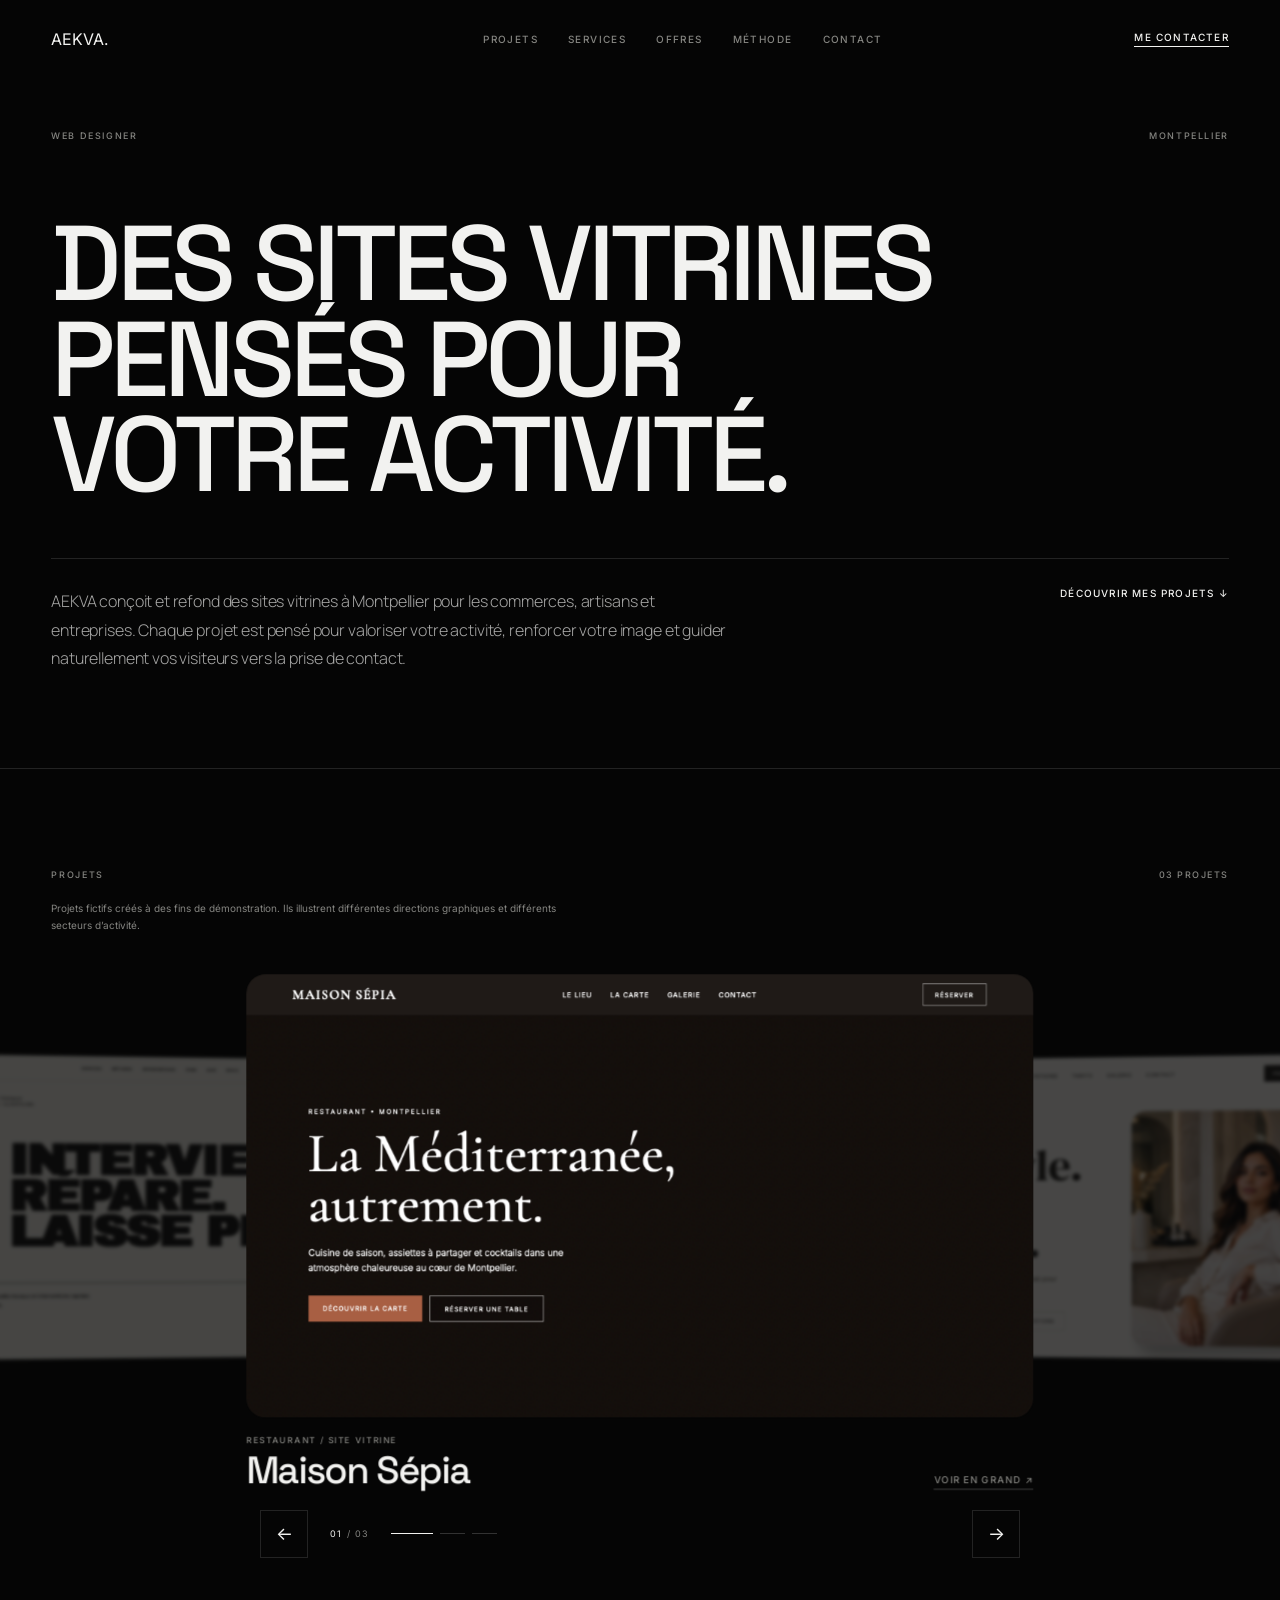
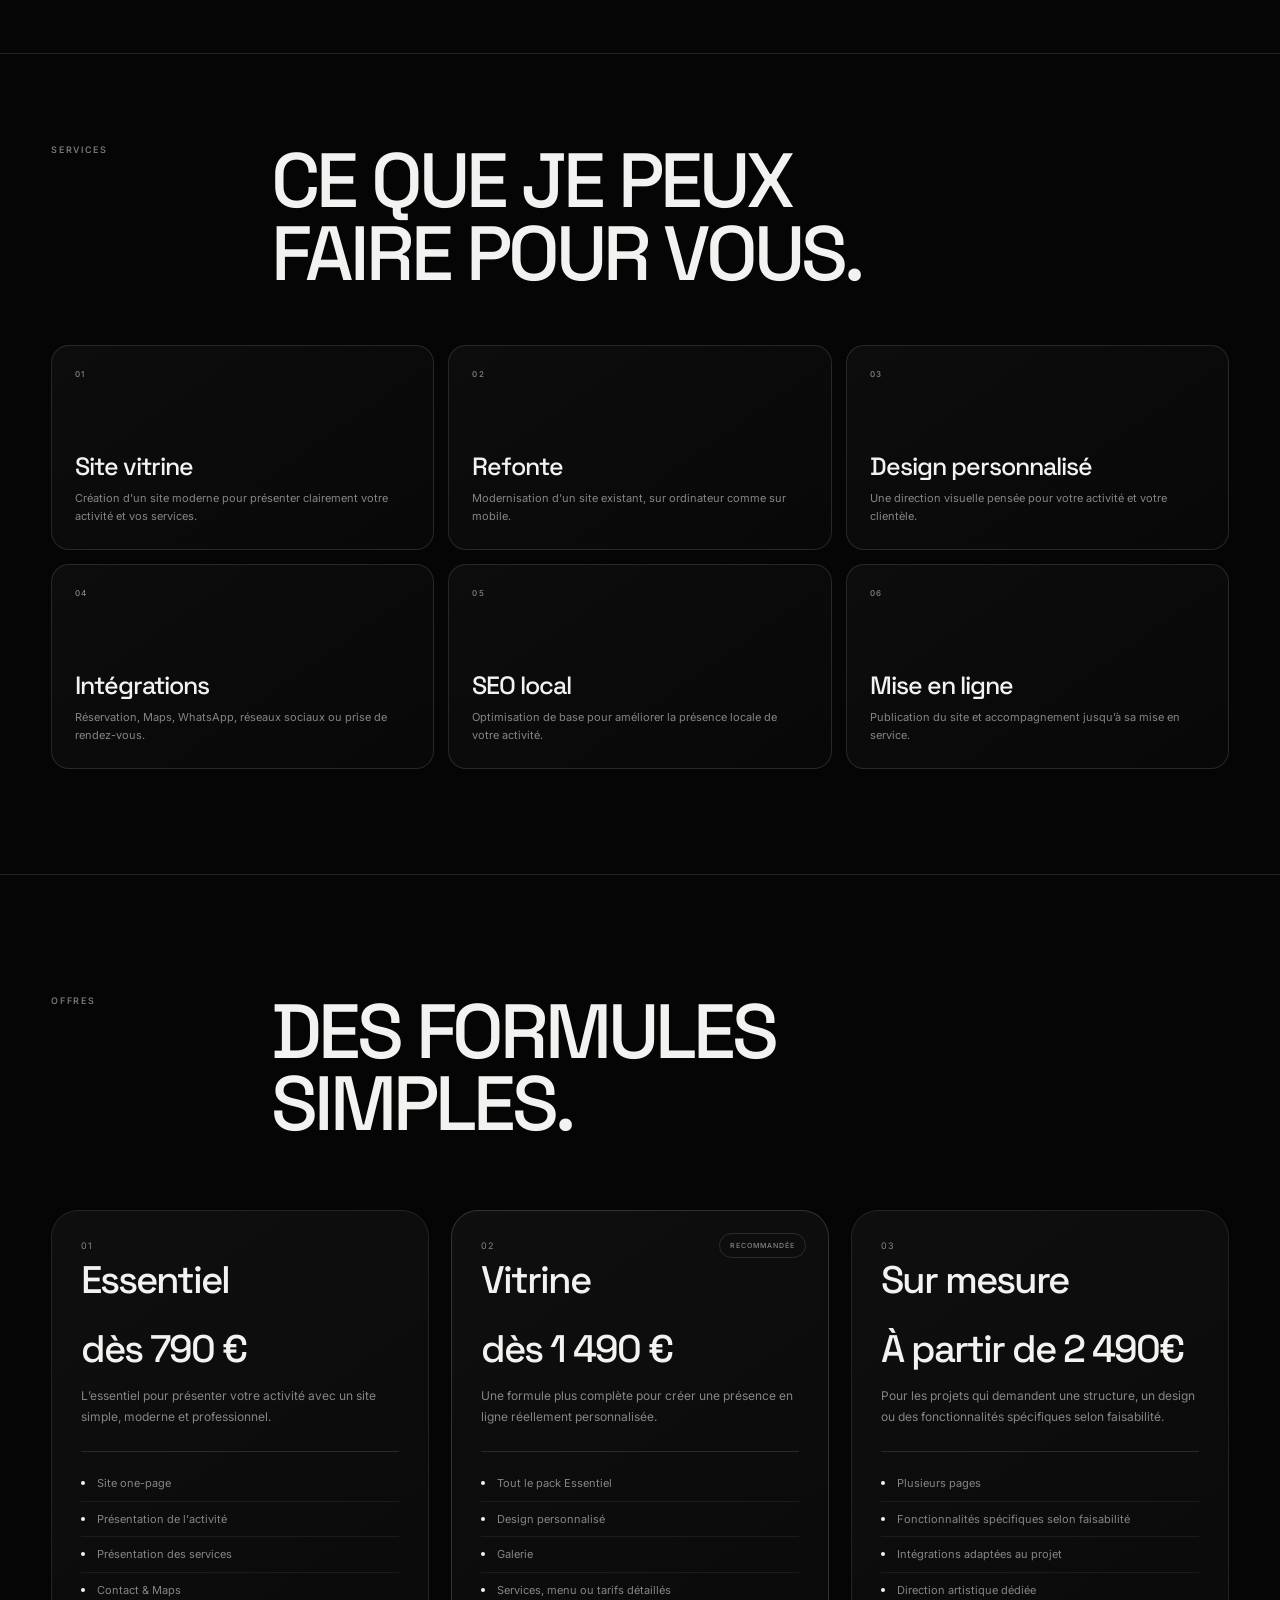
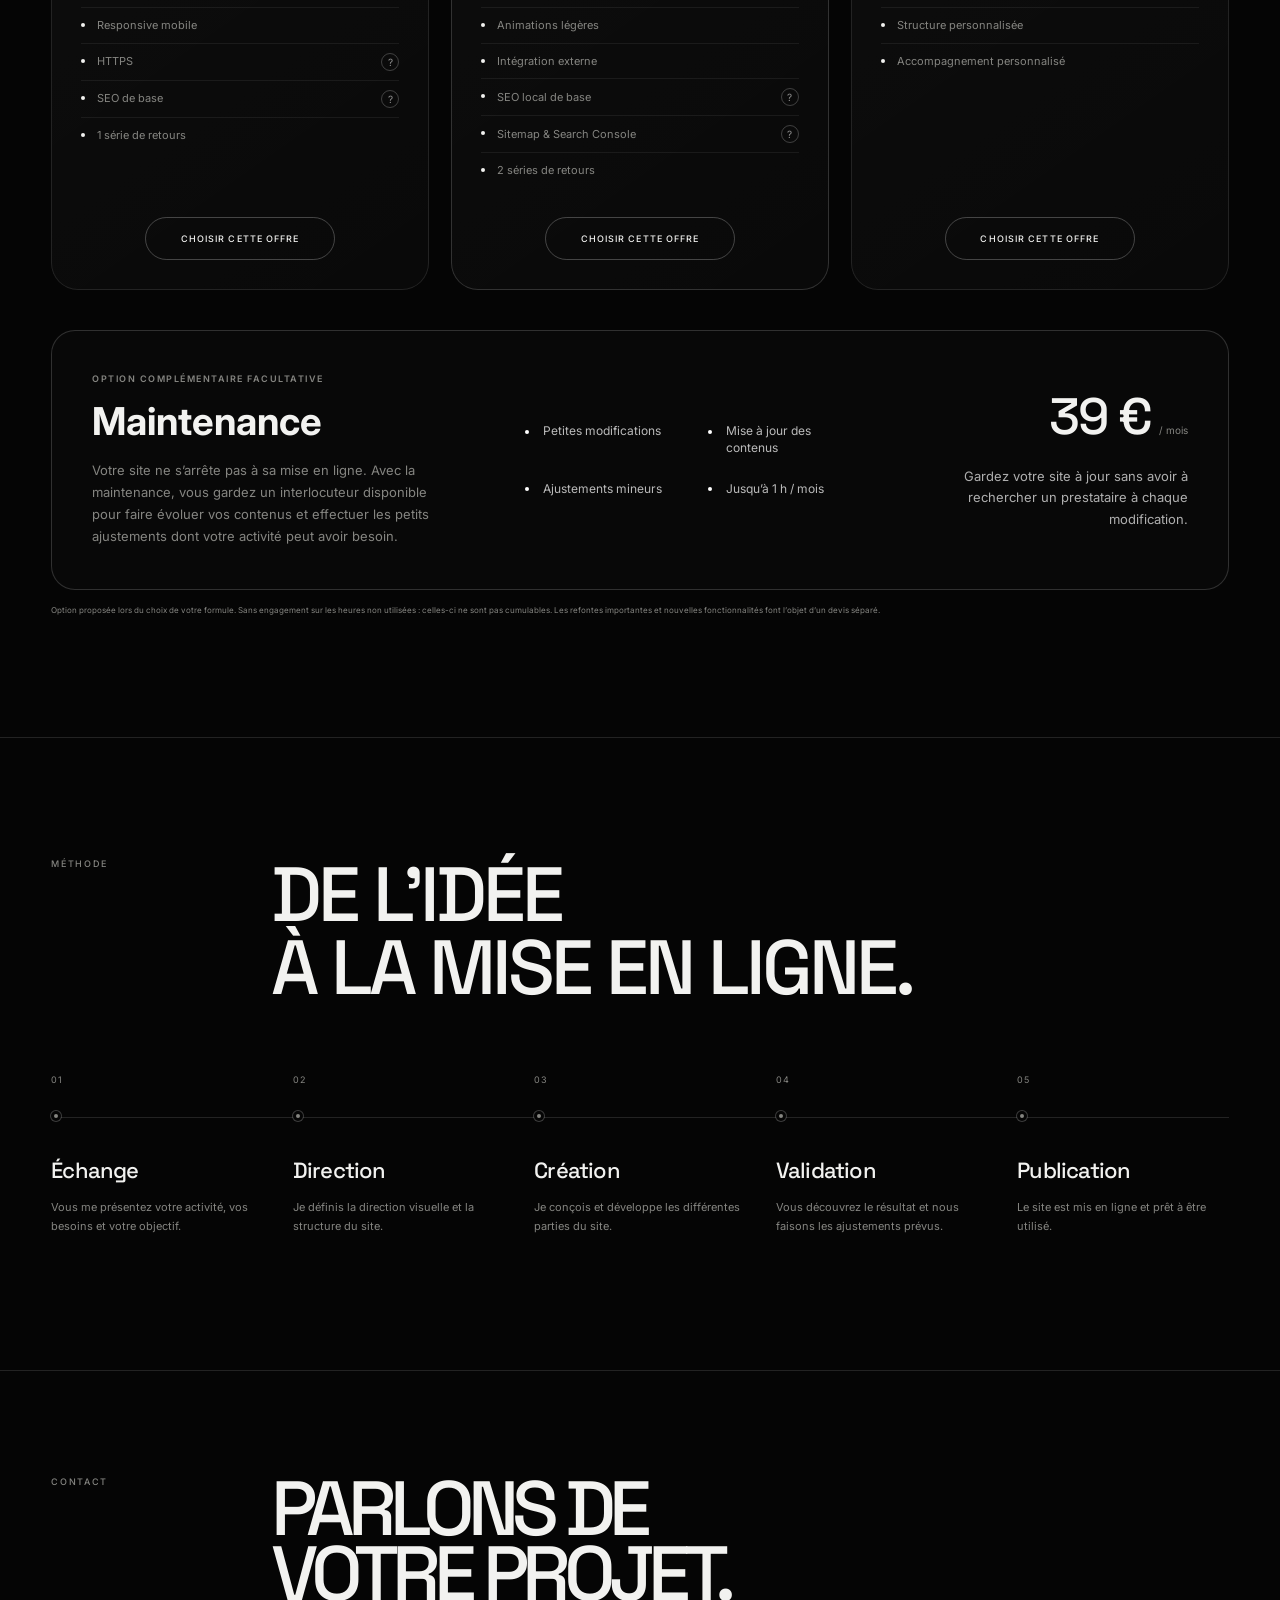
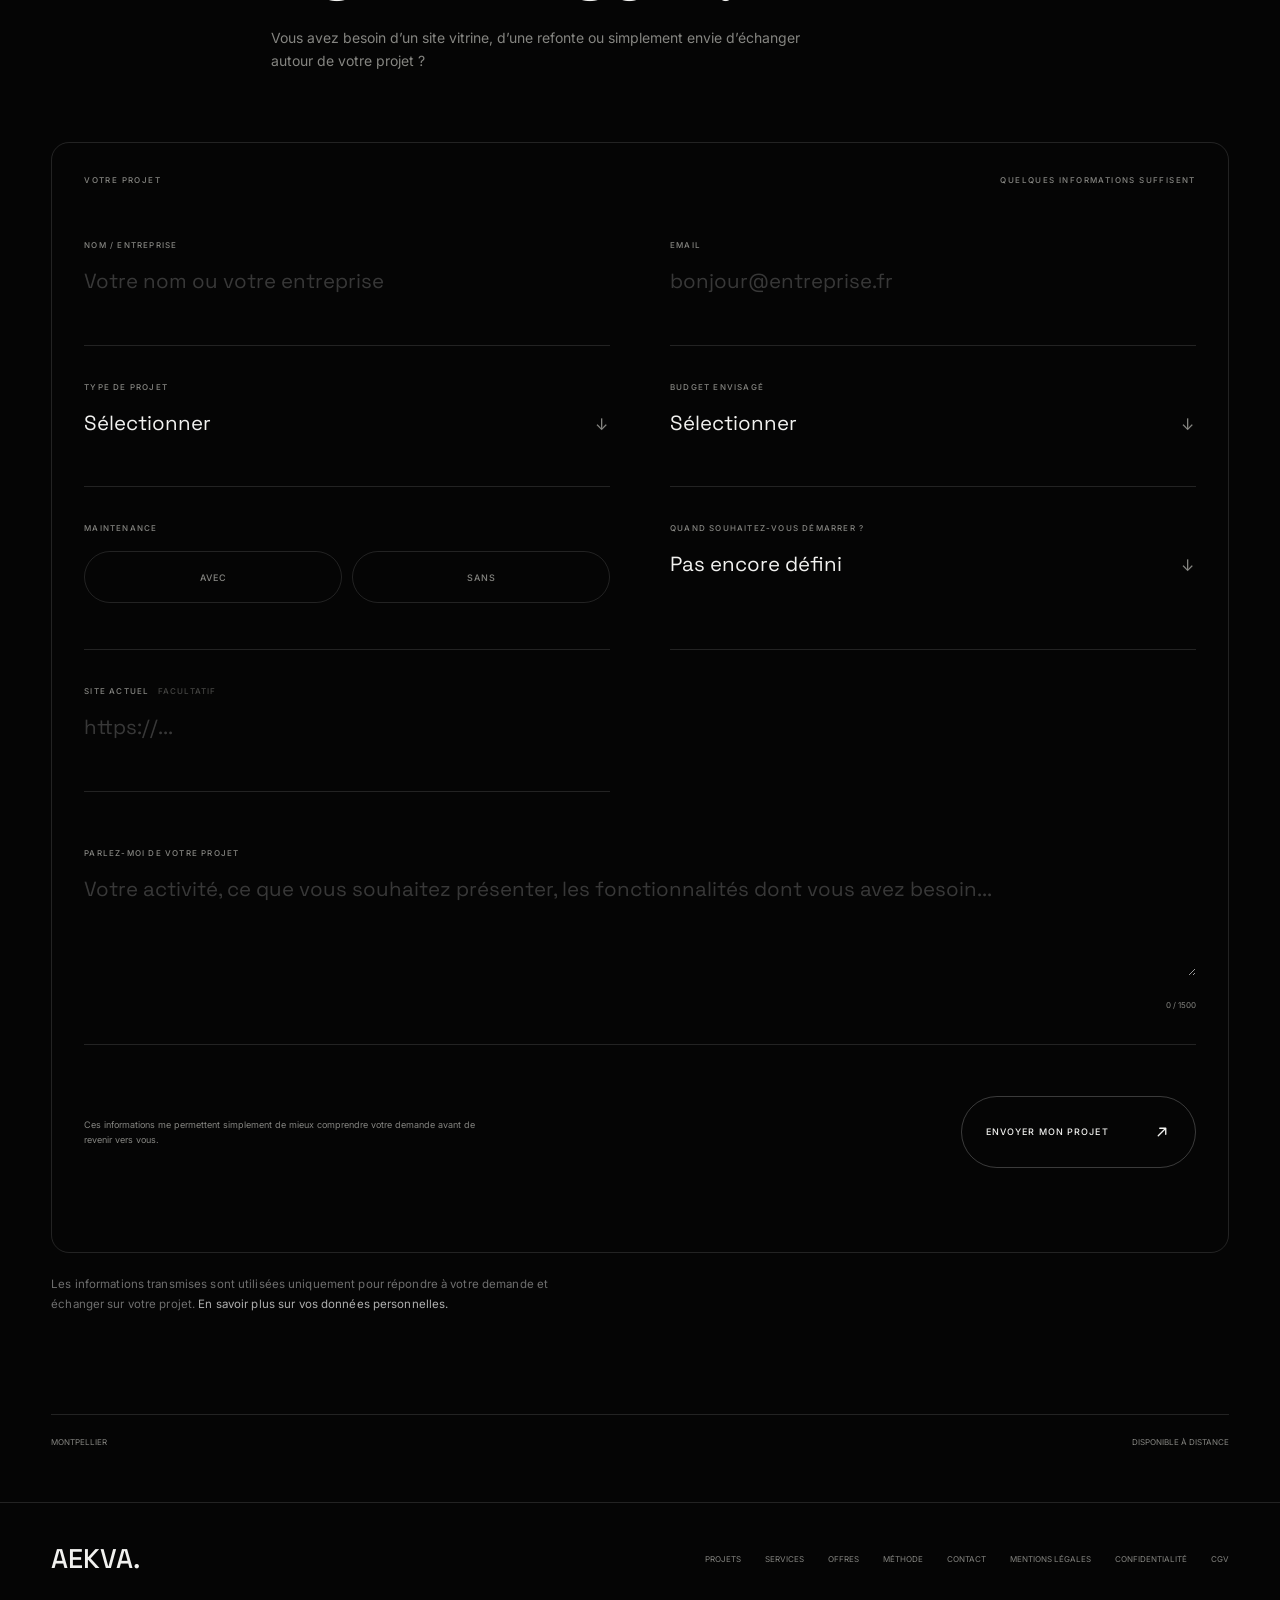
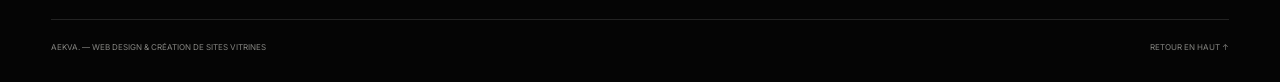
<file: index.html>
<!DOCTYPE html>
<html lang="fr">
  <head>
    <meta charset="UTF-8" />

    <meta name="viewport" content="width=device-width, initial-scale=1.0" />

    <!-- =========================
         SEO PRINCIPAL
    ========================== -->

    <title>AEKVA. — Création de sites vitrines à Montpellier</title>

    <meta
    name="description"
    content="AEKVA crée et refond des sites vitrines modernes à Montpellier pour artisans, commerces et entreprises. Des sites clairs, personnalisés et efficaces."
  />

    <meta name="robots" content="index, follow" />

    <meta name="author" content="AEKVA." />

    <meta name="theme-color" content="#050505" />

    <link rel="canonical" href="https://aekva-design.fr/" />

    <!-- =========================
         OPEN GRAPH
    ========================== -->

    <meta property="og:type" content="website" />

    <meta property="og:site_name" content="AEKVA." />

    <meta property="og:title" content="AEKVA. — Création de sites vitrines" />

    <meta
      property="og:description"
      content="Création et refonte de sites vitrines modernes pour commerces, artisans et petites entreprises."
    />

    <meta property="og:url" content="https://aekva-design.fr/" />

    <meta
      property="og:image"
      content="https://aekva-design.fr/images/og-cover.jpg"
    />

    <meta property="og:image:width" content="1200" />

    <meta property="og:image:height" content="630" />

    <meta property="og:image:alt" content="AEKVA. — Web Design" />

    <meta property="og:locale" content="fr_FR" />

    <!-- =========================
         TWITTER / X
    ========================== -->

    <meta name="twitter:card" content="summary_large_image" />

    <meta name="twitter:title" content="AEKVA. — Création de sites vitrines" />

    <meta
      name="twitter:description"
      content="Création et refonte de sites vitrines modernes pour commerces, artisans et petites entreprises."
    />

    <meta
      name="twitter:image"
      content="https://aekva-design.fr/images/og-cover.jpg"
    />

    <!-- =========================
         FAVICON
    ========================== -->

    <link rel="icon" type="image/jpeg" href="images/favicon.jpg" />

    <!-- =========================
         CSS
    ========================== -->

    <link rel="stylesheet" href="style.css" />
    <script type="application/ld+json">
      {
        "@context": "https://schema.org",
        "@type": "Organization",
        "name": "AEKVA",
        "url": "https://aekva-design.fr/",
        "description": "Création et refonte de sites vitrines pour les entreprises à Montpellier.",
        "areaServed": {
          "@type": "City",
          "name": "Montpellier"
        }
      }
      </script>
  </head>

  <body>
    <!-- =========================
         HEADER
    ========================== -->

    <header class="site-header">
      <a href="#hero" class="brand" aria-label="AEKVA - Retour à l'accueil">
        AEKVA.
      </a>

      <nav class="main-nav" aria-label="Navigation principale">
        <a href="#projects"> Projets </a>

        <a href="#services"> Services </a>

        <a href="#offers"> Offres </a>

        <a href="#process"> Méthode </a>

        <a href="#contact"> Contact </a>
      </nav>

      <a href="#contact" class="header-contact"> Me contacter </a>

      <button
        class="menu-toggle"
        type="button"
        aria-label="Ouvrir le menu"
        aria-expanded="false"
      >
        <span></span>
        <span></span>
      </button>
    </header>

    <main>
      <!-- =========================
             HERO
        ========================== -->

      <section id="hero" class="hero">
        <div class="hero-top">
          <span> Web Designer </span>

          <span> Montpellier </span>
        </div>

        <div class="hero-content">
          <h1>
            DES SITES VITRINES<br />
            PENSÉS POUR<br />
            VOTRE ACTIVITÉ.
          </h1>

          <div class="hero-bottom">
            <p>
              AEKVA conçoit et refond des sites vitrines à Montpellier pour les
              commerces, artisans et entreprises. Chaque projet est pensé pour
              valoriser votre activité, renforcer votre image et guider naturellement
              vos visiteurs vers la prise de contact.
            </p>

            <a href="#projects" class="hero-link"> Découvrir mes projets ↓ </a>
          </div>
        </div>
      </section>

      <!-- =========================
             PROJETS
        ========================== -->

      <section id="projects" class="projects">
        <div class="projects-header">
          <h2 class="section-label">Projets</h2>

          <span class="projects-count"> 03 projets </span>
        </div>

        <div class="projects-intro">
          <p>
            Projets fictifs créés à des fins de démonstration. Ils illustrent
            différentes directions graphiques et différents secteurs d’activité.
          </p>
        </div>

        <div class="project-carousel">
          <div class="project-stage" aria-live="polite">
            <!-- MAISON SÉPIA -->

            <article class="project-card" data-index="0">
              <button
                class="project-preview"
                type="button"
                aria-label="Voir Maison Sépia"
              >
                <img
                  src="images/maison-sepia.jpg"
                  alt="Capture du site Maison Sépia"
                />

                <span class="preview-overlay"> Voir le projet </span>
              </button>

              <div class="project-info">
                <div>
                  <span class="project-category">
                    Restaurant / Site vitrine
                  </span>

                  <h2>Maison Sépia</h2>
                </div>

                <button class="project-open" type="button">
                  Voir en grand ↗
                </button>
              </div>
            </article>

            <!-- STUDIO NÉRA -->

            <article class="project-card" data-index="1">
              <button
                class="project-preview"
                type="button"
                aria-label="Voir Studio Néra"
              >
                <img
                  src="images/studio-nera.jpg"
                  alt="Capture du site Studio Néra"
                />

                <span class="preview-overlay"> Voir le projet </span>
              </button>

              <div class="project-info">
                <div>
                  <span class="project-category">
                    Beauté & bien-être / Site vitrine
                  </span>

                  <h2>Studio Néra</h2>
                </div>

                <button class="project-open" type="button">
                  Voir en grand ↗
                </button>
              </div>
            </article>

            <!-- BLOC -->

            <article class="project-card" data-index="2">
              <button
                class="project-preview"
                type="button"
                aria-label="Voir BLOC."
              >
                <img src="images/bloc.jpg" alt="Capture du site BLOC." />

                <span class="preview-overlay"> Voir le projet </span>
              </button>

              <div class="project-info">
                <div>
                  <span class="project-category">
                    Artisan & services / Site vitrine
                  </span>

                  <h2>BLOC.</h2>
                </div>

                <button class="project-open" type="button">
                  Voir en grand ↗
                </button>
              </div>
            </article>
          </div>

          <!-- CONTROLES CARROUSEL -->

          <div class="carousel-controls">
            <button
              class="carousel-arrow carousel-prev"
              type="button"
              aria-label="Projet précédent"
            >
              ←
            </button>

            <div class="carousel-status">
              <span id="carousel-current" class="carousel-current"> 01 </span>

              <span> / 03 </span>
            </div>

            <div class="carousel-progress">
              <span class="carousel-dot active"></span>
              <span class="carousel-dot"></span>
              <span class="carousel-dot"></span>
            </div>

            <button
              class="carousel-arrow carousel-next"
              type="button"
              aria-label="Projet suivant"
            >
              →
            </button>
          </div>
        </div>
      </section>

      <!-- =========================
             SERVICES
        ========================== -->

      <section id="services" class="services">
        <div class="section-head">
          <span class="section-label"> Services </span>

          <h2>
            CE QUE JE PEUX<br />
            FAIRE POUR VOUS.
          </h2>
        </div>

        <div class="services-grid">
          <article class="service-card">
            <span class="service-number"> 01 </span>

            <div class="service-card-content">
              <h3>Site vitrine</h3>

              <p>
                Création d’un site moderne pour présenter clairement votre
                activité et vos services.
              </p>
            </div>
          </article>

          <article class="service-card">
            <span class="service-number"> 02 </span>

            <div class="service-card-content">
              <h3>Refonte</h3>

              <p>
                Modernisation d’un site existant, sur ordinateur comme sur
                mobile.
              </p>
            </div>
          </article>

          <article class="service-card">
            <span class="service-number"> 03 </span>

            <div class="service-card-content">
              <h3>Design personnalisé</h3>

              <p>
                Une direction visuelle pensée pour votre activité et votre
                clientèle.
              </p>
            </div>
          </article>

          <article class="service-card">
            <span class="service-number"> 04 </span>

            <div class="service-card-content">
              <h3>Intégrations</h3>

              <p>
                Réservation, Maps, WhatsApp, réseaux sociaux ou prise de
                rendez-vous.
              </p>
            </div>
          </article>

          <article class="service-card">
            <span class="service-number"> 05 </span>

            <div class="service-card-content">
              <h3>SEO local</h3>

              <p>
                Optimisation de base pour améliorer la présence locale de votre
                activité.
              </p>
            </div>
          </article>

          <article class="service-card">
            <span class="service-number"> 06 </span>

            <div class="service-card-content">
              <h3>Mise en ligne</h3>

              <p>
                Publication du site et accompagnement jusqu’à sa mise en
                service.
              </p>
            </div>
          </article>
        </div>
      </section>

      <!-- =========================
             OFFRES
        ========================== -->

      <section id="offers" class="offers">
        <div class="section-head">
          <span class="section-label"> Offres </span>

          <h2>
            DES FORMULES<br />
            SIMPLES.
          </h2>
        </div>

        <div class="offers-grid">
          <!-- ESSENTIEL -->

          <article class="offer-card">
            <div class="offer-card-content">
              <div class="offer-header">
                <span class="offer-number"> 01 </span>

                <h3>Essentiel</h3>
              </div>

              <div class="offer-price">dès 790 €</div>

              <p class="offer-description">
                L’essentiel pour présenter votre activité avec un site simple,
                moderne et professionnel.
              </p>

              <div class="offer-divider"></div>

              <ul class="offer-features">
                <li>Site one-page</li>

                <li>Présentation de l'activité</li>

                <li>Présentation des services</li>

                <li>Contact & Maps</li>

                <li>Responsive mobile</li>

                <li>
                  <div class="offer-help">
                    <span> HTTPS </span>

                    <button
                      type="button"
                      class="help-icon"
                      aria-label="Qu’est-ce que le SEO de base ?"                    >
                      ?
                    </button>

                    <span class="help-tooltip" role="tooltip">
                      Connexion sécurisée entre le site et ses visiteurs.
                    </span>
                  </div>
                </li>

                <li>
                  <div class="offer-help">
                    <span> SEO de base </span>

                    <button
                      type="button"
                      class="help-icon"
                      aria-label="Qu’est-ce que le SEO de base ?"
                    >
                      ?
                    </button>

                    <span class="help-tooltip" role="tooltip">
                      Optimisations essentielles pour aider le site à être
                      compris et référencé par Google.
                    </span>
                  </div>
                </li>

                <li>1 série de retours</li>
              </ul>

              <a href="#contact" class="offer-cta" data-offer="essentiel">
                <span class="offer-cta-text">Choisir cette offre</span>

                <span class="offer-liquid">
                  <span class="offer-wave"></span>
                </span>
              </a>
            </div>
          </article>

          <!-- VITRINE -->

          <article class="offer-card offer-card-featured">
            <div class="offer-card-content">
              <span class="offer-badge"> Recommandée </span>

              <div class="offer-header">
                <span class="offer-number"> 02 </span>

                <h3>Vitrine</h3>
              </div>

              <div class="offer-price">dès 1 490 €</div>

              <p class="offer-description">
                Une formule plus complète pour créer une présence en ligne
                réellement personnalisée.
              </p>

              <div class="offer-divider"></div>

              <ul class="offer-features">
                <li>Tout le pack Essentiel</li>

                <li>Design personnalisé</li>

                <li>Galerie</li>

                <li>Services, menu ou tarifs détaillés</li>

                <li>Animations légères</li>

                <li>Intégration externe</li>

                <li>
                  <div class="offer-help">
                    <span> SEO local de base </span>

                    <button
                      type="button"
                      class="help-icon"
                      aria-label="Qu’est-ce que HTTPS ?"
                    >
                      ?
                    </button>

                    <span class="help-tooltip" role="tooltip">
                      Optimisation pour aider votre activité à être trouvée sur
                      Google dans votre zone géographique.
                    </span>
                  </div>
                </li>

                <li>
                  <div class="offer-help">
                    <span> Sitemap & Search Console </span>

                    <button
                      type="button"
                      class="help-icon"
                      aria-label="À quoi servent le sitemap et Search Console ?"
                    >
                      ?
                    </button>

                    <span class="help-tooltip" role="tooltip">
                      Outils qui facilitent l’indexation du site et permettent
                      de suivre sa présence dans Google.
                    </span>
                  </div>
                </li>

                <li>2 séries de retours</li>
              </ul>

              <a href="#contact" class="offer-cta" data-offer="vitrine">
                <span class="offer-cta-text">Choisir cette offre</span>

                <span class="offer-liquid">
                  <span class="offer-wave"></span>
                </span>
              </a>
            </div>
          </article>

          <!-- SUR MESURE -->

          <article class="offer-card">
            <div class="offer-card-content">
              <div class="offer-header">
                <span class="offer-number"> 03 </span>

                <h3>Sur mesure</h3>
              </div>

              <div class="offer-price">À partir de 2 490€</div>

              <p class="offer-description">
                Pour les projets qui demandent une structure, un design ou des
                fonctionnalités spécifiques selon faisabilité.
              </p>

              <div class="offer-divider"></div>

              <ul class="offer-features">
                <li>Plusieurs pages</li>

                <li>Fonctionnalités spécifiques selon faisabilité</li>

                <li>Intégrations adaptées au projet</li>

                <li>Direction artistique dédiée</li>

                <li>Structure personnalisée</li>

                <li>Accompagnement personnalisé</li>
              </ul>

              <a href="#contact" class="offer-cta" data-offer="sur-mesure">
                <span class="offer-cta-text">Choisir cette offre</span>

                <span class="offer-liquid">
                  <span class="offer-wave"></span>
                </span>
              </a>
            </div>
          </article>
        </div>

        <!-- =========================
     MAINTENANCE
========================== -->

        <article class="maintenance-card">
          <div class="maintenance-main">
            <span class="maintenance-label">
              Option complémentaire facultative
            </span>

            <h3>Maintenance</h3>

            <p class="maintenance-description">
              Votre site ne s’arrête pas à sa mise en ligne. Avec la
              maintenance, vous gardez un interlocuteur disponible pour faire
              évoluer vos contenus et effectuer les petits ajustements dont
              votre activité peut avoir besoin.
            </p>
          </div>

          <div class="maintenance-features">
            <span> Petites modifications </span>

            <span> Mise à jour des contenus </span>

            <span> Ajustements mineurs </span>

            <span> Jusqu’à 1 h / mois </span>
          </div>

          <div class="maintenance-side">
            <div class="maintenance-price">
              <strong>39 €</strong>
              <span>/ mois</span>
            </div>

            <p class="maintenance-selling-point">
              Gardez votre site à jour sans avoir à rechercher un prestataire à
              chaque modification.
            </p>
          </div>
        </article>

        <p class="maintenance-note">
          Option proposée lors du choix de votre formule. Sans engagement sur
          les heures non utilisées : celles-ci ne sont pas cumulables. Les
          refontes importantes et nouvelles fonctionnalités font l’objet d’un
          devis séparé.
        </p>
      </section>

      <!-- =========================
             MÉTHODE
        ========================== -->

      <section id="process" class="process">
        <div class="section-head">
          <span class="section-label"> Méthode </span>

          <h2>
            DE L’IDÉE<br />
            À LA MISE EN LIGNE.
          </h2>
        </div>

        <div class="process-timeline">
          <article class="process-item">
            <span class="process-number"> 01 </span>

            <div class="process-dot"></div>

            <h3>Échange</h3>

            <p>
              Vous me présentez votre activité, vos besoins et votre objectif.
            </p>
          </article>

          <article class="process-item">
            <span class="process-number"> 02 </span>

            <div class="process-dot"></div>

            <h3>Direction</h3>

            <p>Je définis la direction visuelle et la structure du site.</p>
          </article>

          <article class="process-item">
            <span class="process-number"> 03 </span>

            <div class="process-dot"></div>

            <h3>Création</h3>

            <p>Je conçois et développe les différentes parties du site.</p>
          </article>

          <article class="process-item">
            <span class="process-number"> 04 </span>

            <div class="process-dot"></div>

            <h3>Validation</h3>

            <p>
              Vous découvrez le résultat et nous faisons les ajustements prévus.
            </p>
          </article>

          <article class="process-item">
            <span class="process-number"> 05 </span>

            <div class="process-dot"></div>

            <h3>Publication</h3>

            <p>Le site est mis en ligne et prêt à être utilisé.</p>
          </article>
        </div>
      </section>

      <!-- =========================
             CONTACT
        ========================== -->

      <section id="contact" class="contact">
        <div class="section-head">
          <span class="section-label"> Contact </span>

          <div class="section-head-content">
            <h2>
              PARLONS DE<br />
              VOTRE PROJET.
            </h2>

            <p>
              Vous avez besoin d’un site vitrine, d’une refonte ou simplement
              envie d’échanger autour de votre projet ?
            </p>
          </div>
        </div>

        <!-- FORMULAIRE -->

        <div class="contact-form-wrapper">
          <div class="contact-form-heading">
            <span> Votre projet </span>

            <span> Quelques informations suffisent </span>
          </div>

          <form
            id="project-form"
            class="project-form"
            action="https://formspree.io/f/mnpadlrl"
            method="POST"
            novalidate
          >

            <div class="form-field">
              <label for="name"> Nom / entreprise </label>

              <input
                type="text"
                id="name"
                name="name"
                placeholder="Votre nom ou votre entreprise"
                autocomplete="name"
                required
              />

              <span class="form-error"></span>
            </div>

            <div class="form-field">
              <label for="email"> Email </label>

              <input
                type="email"
                id="email"
                name="email"
                placeholder="bonjour@entreprise.fr"
                autocomplete="email"
                required
              />

              <span class="form-error"></span>
            </div>

            <div class="form-field">
              <label for="project-type"> Type de projet </label>

              <div class="select-wrapper">
                <select id="project-type" name="project-type" required>
                  <option value="">Sélectionner</option>

                  <option value="site-vitrine">
                    Création d’un site vitrine
                  </option>

                  <option value="refonte">Refonte d’un site existant</option>

                  <option value="sur-mesure">Projet sur mesure</option>

                  <option value="autre">Autre</option>
                </select>
              </div>

              <span class="form-error"></span>
            </div>

            <div class="form-field">
              <label for="budget"> Budget envisagé </label>

              <div class="select-wrapper">
                <select id="budget" name="budget" required>
                  <option value="">Sélectionner</option>
                  <option value="moins-1000">Moins de 1 000 €</option>
                  <option value="1000-2000">1 000 € — 2 000 €</option>
                  <option value="2000-3000">2 000 € — 3 000 €</option>
                  <option value="3000-plus">Plus de 3 000 €</option>
                  <option value="a-definir">À définir</option>
                </select>
              </div>

              <span class="form-error"></span>
            </div>

            

            <!-- MAINTENANCE -->

            <div class="form-field form-field-maintenance">
              <label> Maintenance </label>

              <div class="maintenance-choice">
                <label class="maintenance-option">
                  <input
                    type="radio"
                    name="maintenance"
                    value="avec"
                    id="maintenance-avec"
                  />

                  <span> Avec </span>
                </label>

                <label class="maintenance-option">
                  <input
                    type="radio"
                    name="maintenance"
                    value="sans"
                    id="maintenance-sans"
                  />

                  <span> Sans </span>
                </label>
              </div>
            </div>

            <input type="hidden" id="selected-offer" name="selected-offer" />

            <div class="form-field">
              <label for="deadline"> Quand souhaitez-vous démarrer ? </label>

              <div class="select-wrapper">
                <select id="deadline" name="deadline">
                  <option value="">Pas encore défini</option>

                  <option value="rapidement">Dès que possible</option>

                  <option value="1-mois">Dans le mois</option>

                  <option value="1-3-mois">Dans 1 à 3 mois</option>

                  <option value="plus-tard">Plus tard</option>
                </select>
              </div>
            </div>

            <div class="form-field">
              <label for="website">
                Site actuel

                <span class="optional"> facultatif </span>
              </label>

              <input
                type="url"
                id="website"
                name="website"
                placeholder="https://..."
              />

              <span class="form-error"></span>
            </div>

            <div class="form-field form-field-message">
              <label for="message"> Parlez-moi de votre projet </label>

              <textarea
                id="message"
                name="message"
                rows="7"
                maxlength="1500"
                placeholder="Votre activité, ce que vous souhaitez présenter, les fonctionnalités dont vous avez besoin..."
                required
              ></textarea>

              <div class="message-meta">
                <span class="form-error"></span>

                <span class="character-counter">
                  <span id="message-count"> 0 </span>

                  / 1500
                </span>
              </div>
            </div>

            <div class="form-submit-row">
              <p>
                Ces informations me permettent simplement de mieux comprendre
                votre demande avant de revenir vers vous.
              </p>

              <button type="submit" class="form-submit">
                <span class="form-submit-text"> Envoyer mon projet </span>

                <span class="form-submit-arrow" aria-hidden="true">
                    <svg
                      viewBox="0 0 24 24"
                      width="18"
                      height="18"
                      fill="none"
                      xmlns="http://www.w3.org/2000/svg"
                    >
                      <path
                        d="M7 17L17 7M9 7H17V15"
                        stroke="currentColor"
                        stroke-width="1.8"
                        stroke-linecap="round"
                        stroke-linejoin="round"
                      />
                    </svg>
                  </span>
              </button>

            </div>

            <div id="form-status" class="form-status" aria-live="polite"></div>
          </form>
        </div>

        <p class="form-privacy">
          Les informations transmises sont utilisées uniquement pour répondre
          à votre demande et échanger sur votre projet.
          <a href="confidentialite.html">
              En savoir plus sur vos données personnelles.
          </a>
      </p>

        <div class="contact-meta">
          <span> Montpellier </span>

          <span> Disponible à distance </span>
        </div>
      </section>
    </main>

    <!-- =========================
         FOOTER
    ========================== -->

    <footer class="footer">
      <a
        href="#hero"
        class="footer-brand"
        aria-label="AEKVA - Retour à l'accueil"
      >
        AEKVA.
      </a>

      <nav class="footer-links" aria-label="Navigation de pied de page">
        <a href="#projects"> Projets </a>

        <a href="#services"> Services </a>

        <a href="#offers"> Offres </a>

        <a href="#process"> Méthode </a>

        <a href="#contact"> Contact </a>

        <a href="mentions-legales.html"> Mentions légales </a>

        <a href="confidentialite.html"> Confidentialité </a>

        <a href="cgv.html">
          CGV
      </a>
      </nav>

      <div class="footer-bottom">
        <p>AEKVA. — Web design & création de sites vitrines</p>

        <a href="#hero"> Retour en haut ↑ </a>
      </div>
    </footer>

    <!-- =========================
         MODAL PROJET
    ========================== -->

    <div
      class="project-modal"
      aria-hidden="true"
      role="dialog"
      aria-modal="true"
      aria-label="Aperçu complet du projet"
    >
      <button class="modal-close" type="button" aria-label="Fermer">×</button>

      <button
        class="modal-arrow modal-prev"
        type="button"
        aria-label="Projet précédent"
      >
        ←
      </button>

      <div class="modal-wrapper">
        <aside class="modal-side-info">
          <span class="modal-category"> Projet </span>

          <h2 class="modal-title">Maison Sépia</h2>

          <span class="modal-demo-note">
            Projet fictif<br />
            créé pour démonstration
          </span>

          <span class="modal-counter"> 01 / 03 </span>
        </aside>

        <div class="modal-content">
          <img
            class="modal-image"
            src="images/maison-sepia.jpg"
            alt="Capture du site Maison Sépia"
          />
        </div>
      </div>

      <button
        class="modal-arrow modal-next"
        type="button"
        aria-label="Projet suivant"
      >
        →
      </button>

      <a
        class="modal-live-link"
        href="#"
        target="_blank"
        rel="noopener noreferrer"
      >
        Voir le site en direct
      </a>
    </div>

<!-- =========================
     POPUP MAINTENANCE
========================= -->

<div
  class="maintenance-modal"
  id="maintenance-modal"
  aria-hidden="true"
>
  <div
    class="maintenance-modal-card"
    role="dialog"
    aria-modal="true"
  >
    <span class="maintenance-modal-label">
      Option maintenance
    </span>

    <h2>
      AJOUTER LA<br />
      MAINTENANCE ?
    </h2>

    <p>
      Gardez votre site à jour avec un accompagnement
      pour les petites modifications et ajustements.
    </p>

    <div class="maintenance-modal-actions">
      <button
        type="button"
        class="maintenance-modal-yes"
      >
        Avec maintenance
      </button>

      <button
        type="button"
        class="maintenance-modal-no"
      >
        Continuer sans
      </button>
    </div>
  </div>
</div>


        <!-- =========================
         TOAST FORMULAIRE
    ========================== -->

    <div class="form-toast" id="formToast">
        <button
          type="button"
          class="form-toast-close"
          id="formToastClose"
          aria-label="Fermer"
        >
          ×
        </button>
      
        <span class="form-toast-label">
          Demande envoyée
        </span>
      
        <strong class="form-toast-title">
          Merci pour votre message.
        </strong>
      
        <p class="form-toast-text">
          Votre demande a bien été envoyée. Je reviens vers vous rapidement.
        </p>
      </div>

    <script src="script.js"></script>

  </body>
</html>
</file>
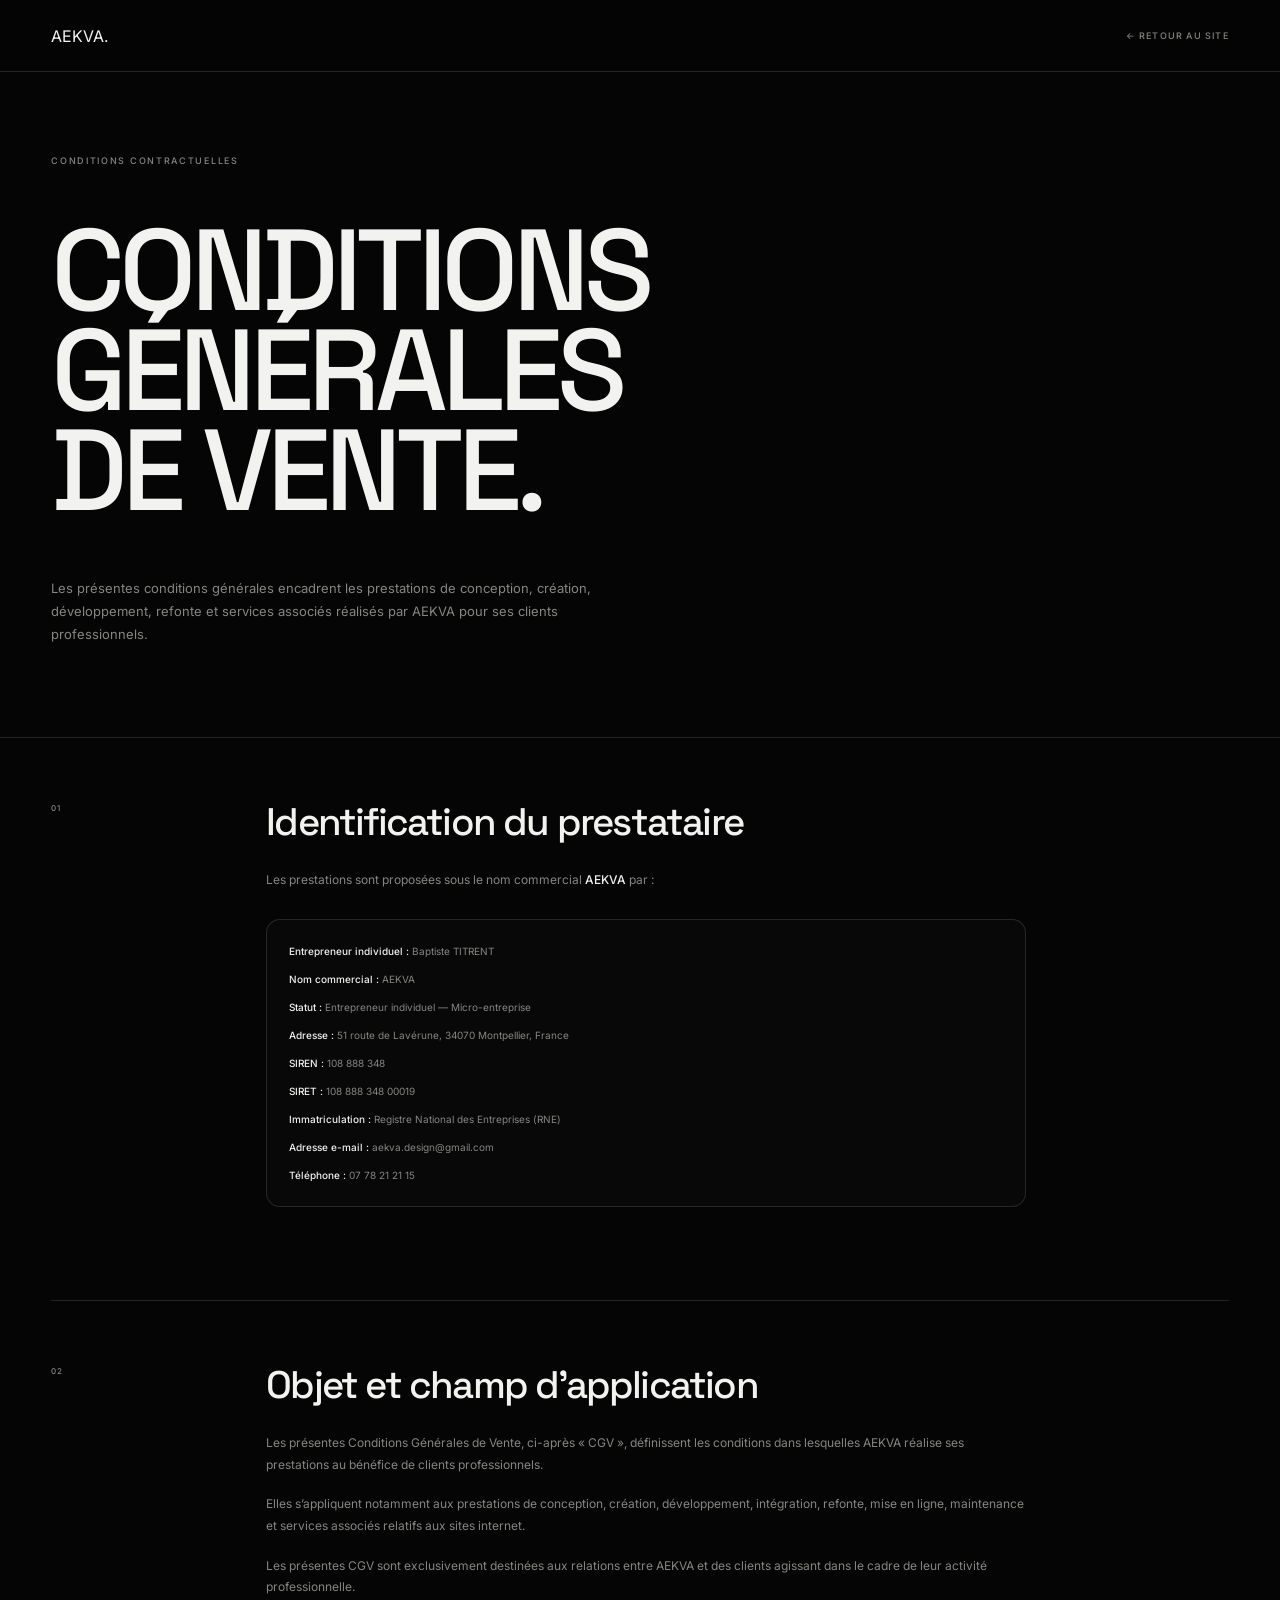
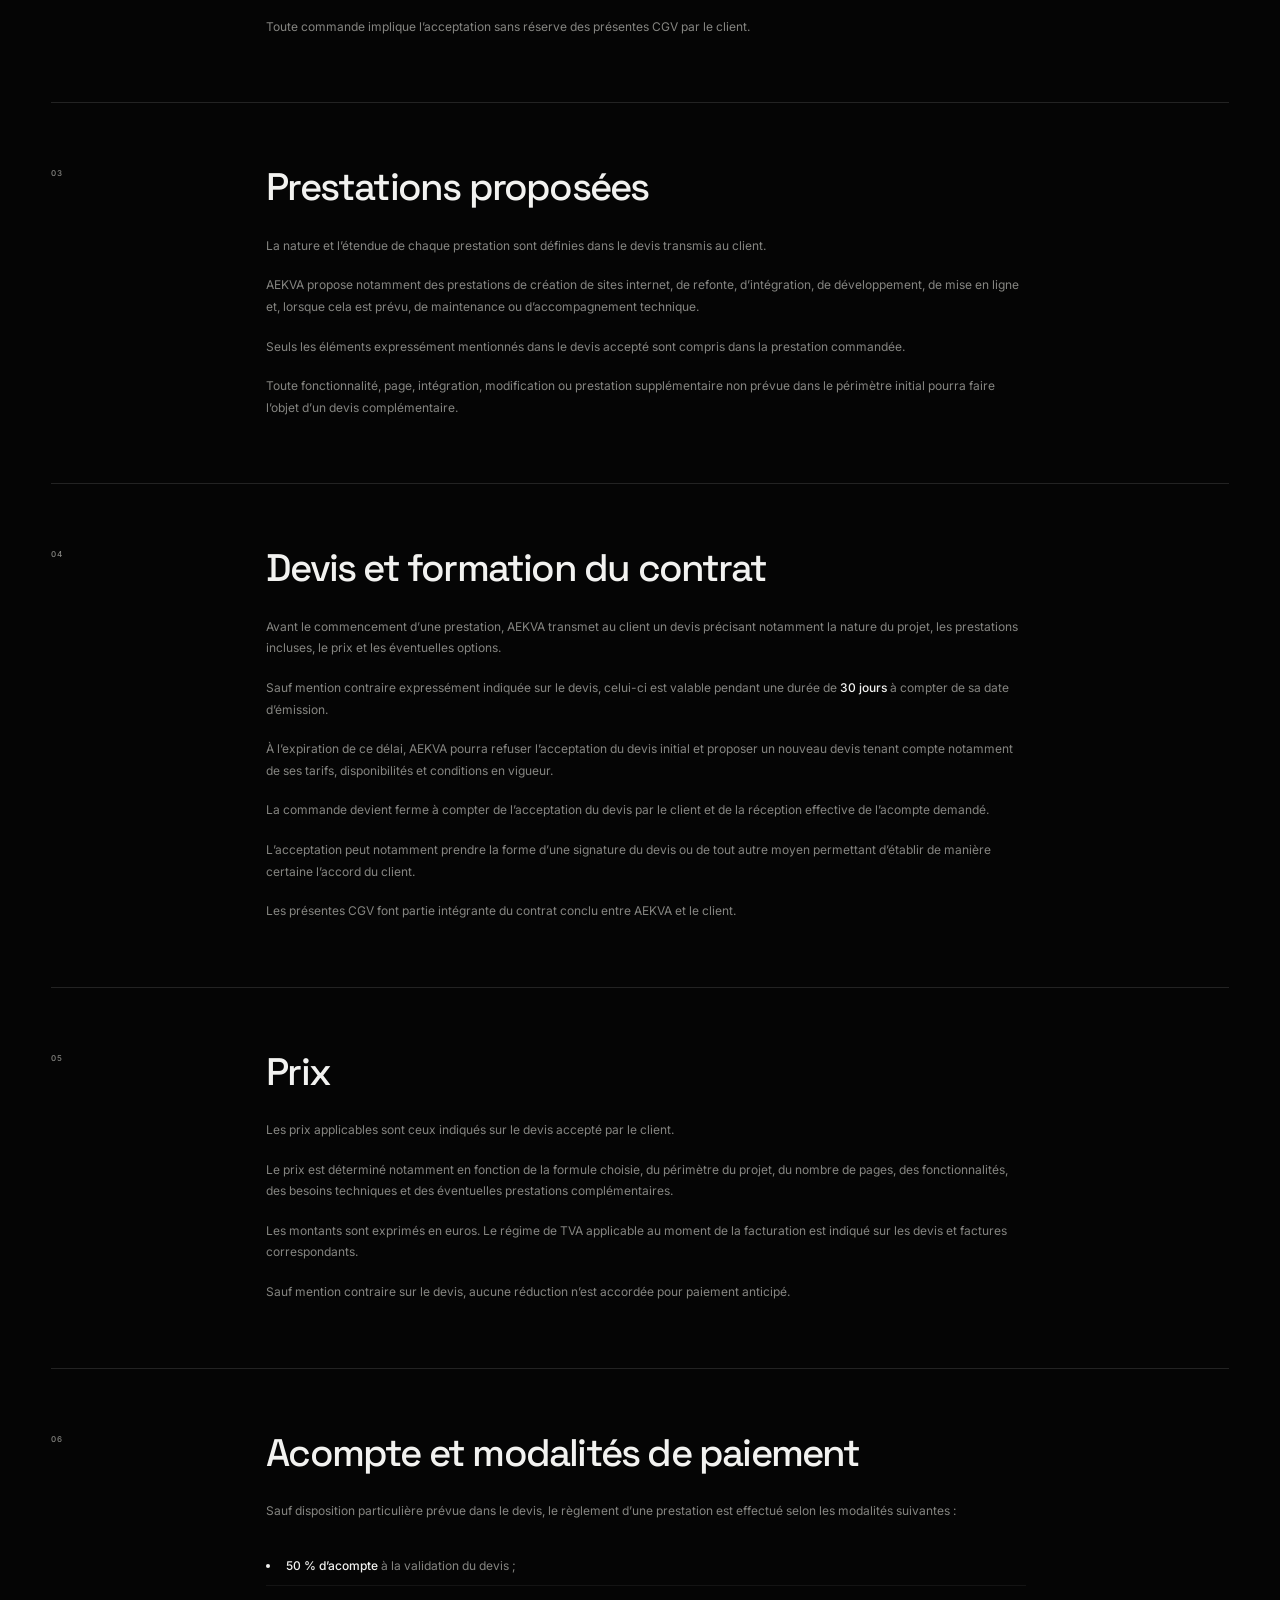
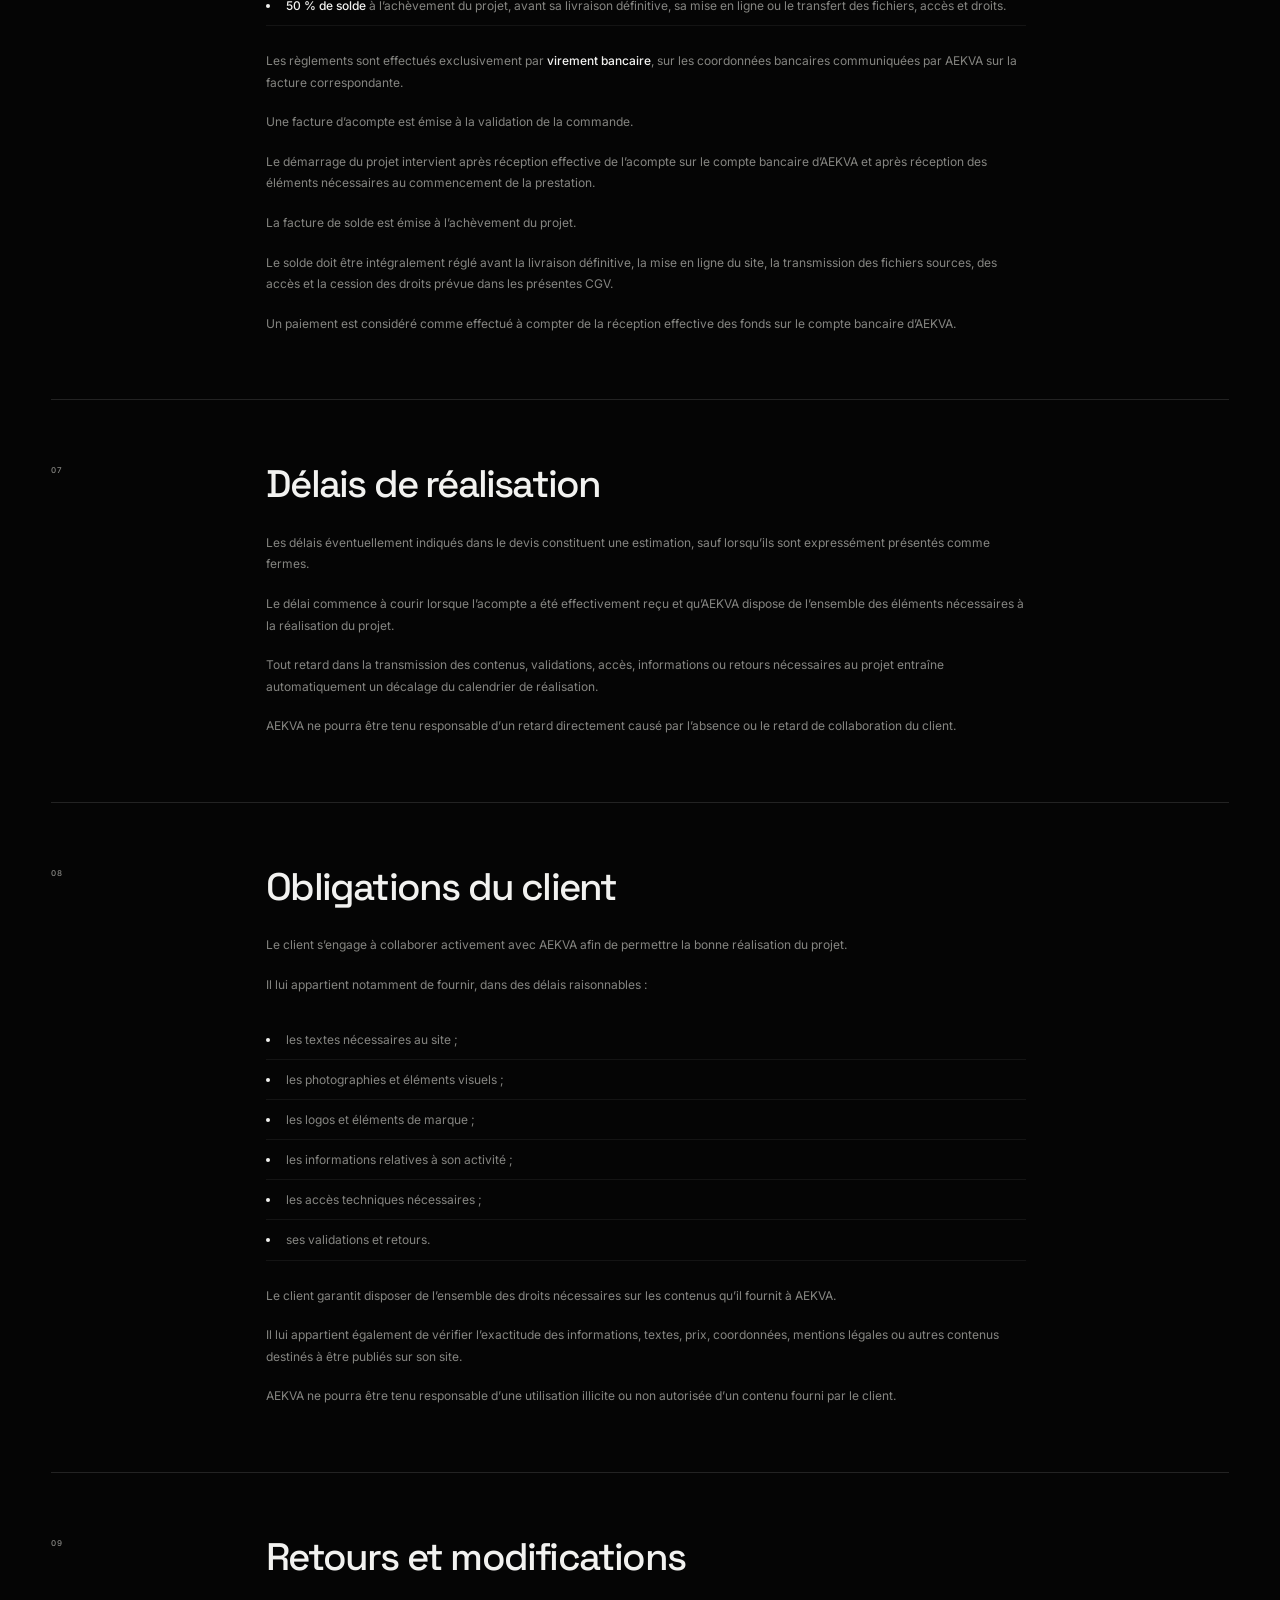
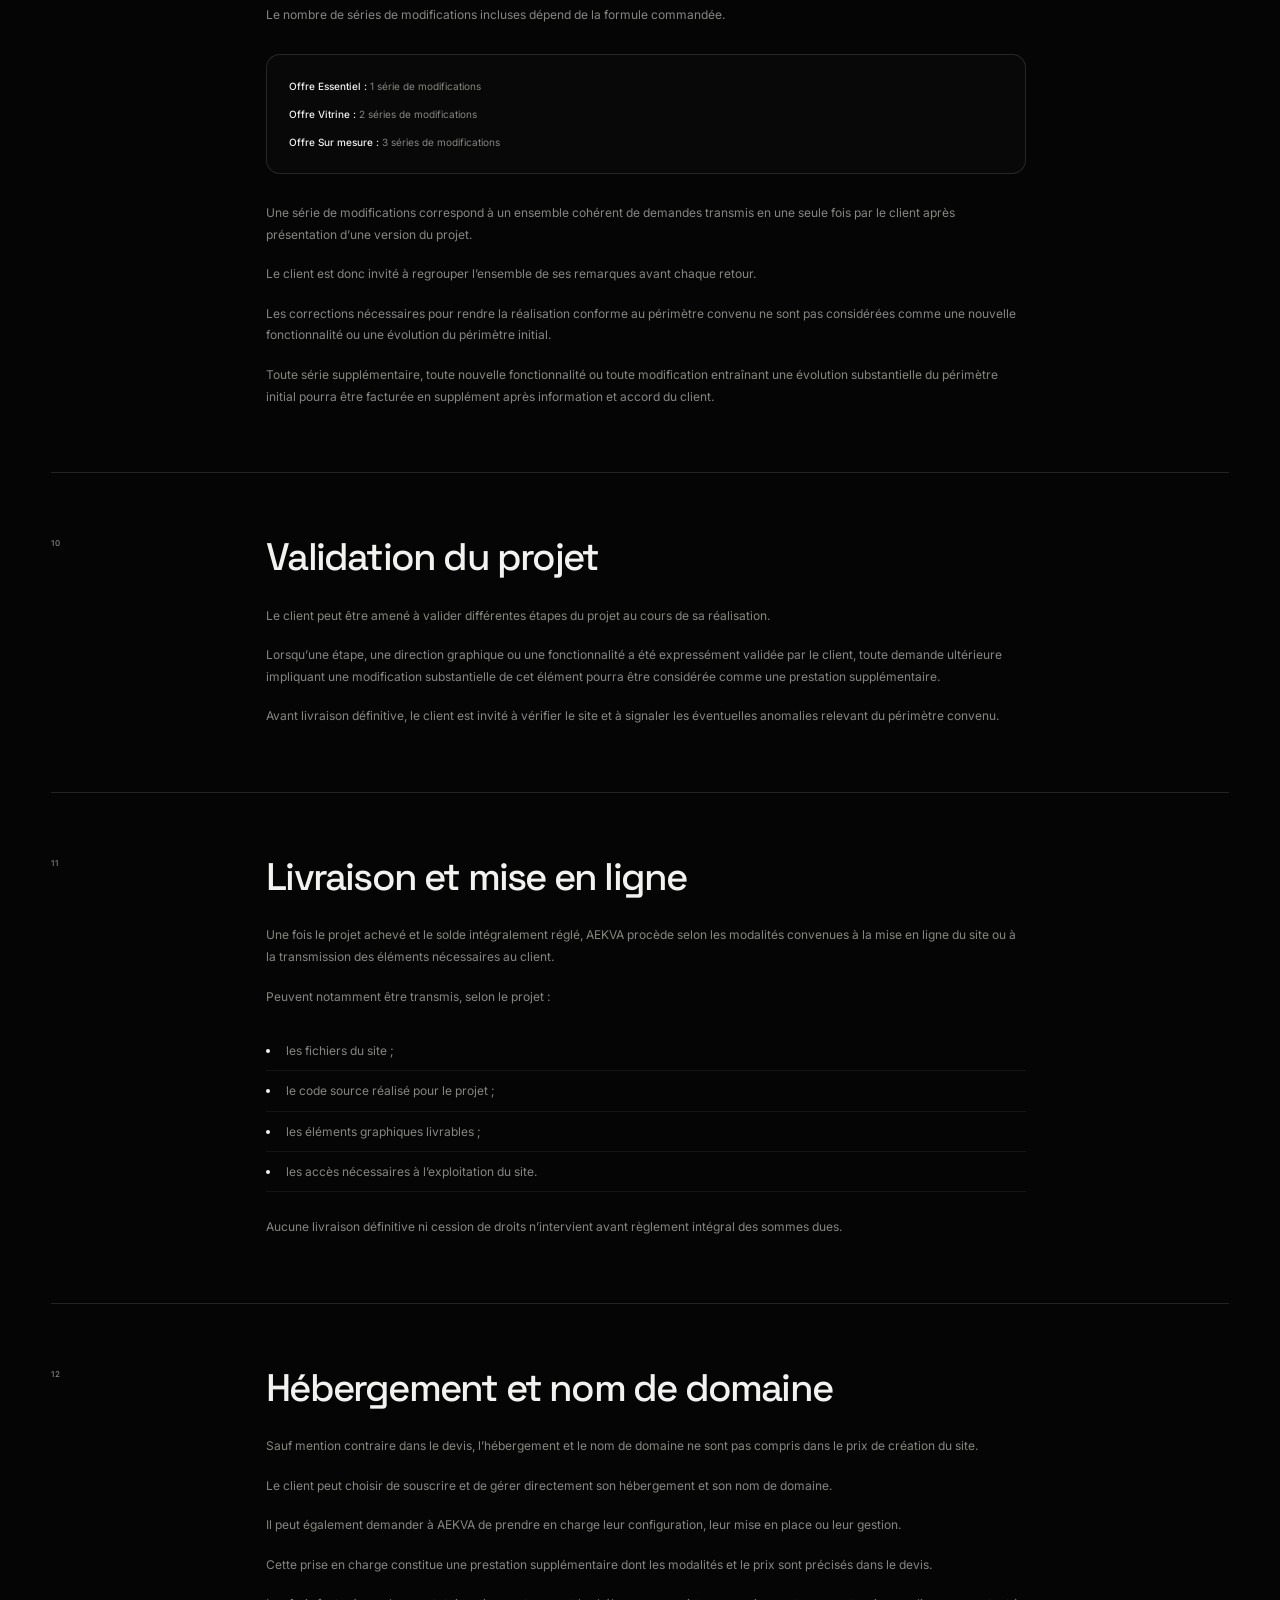
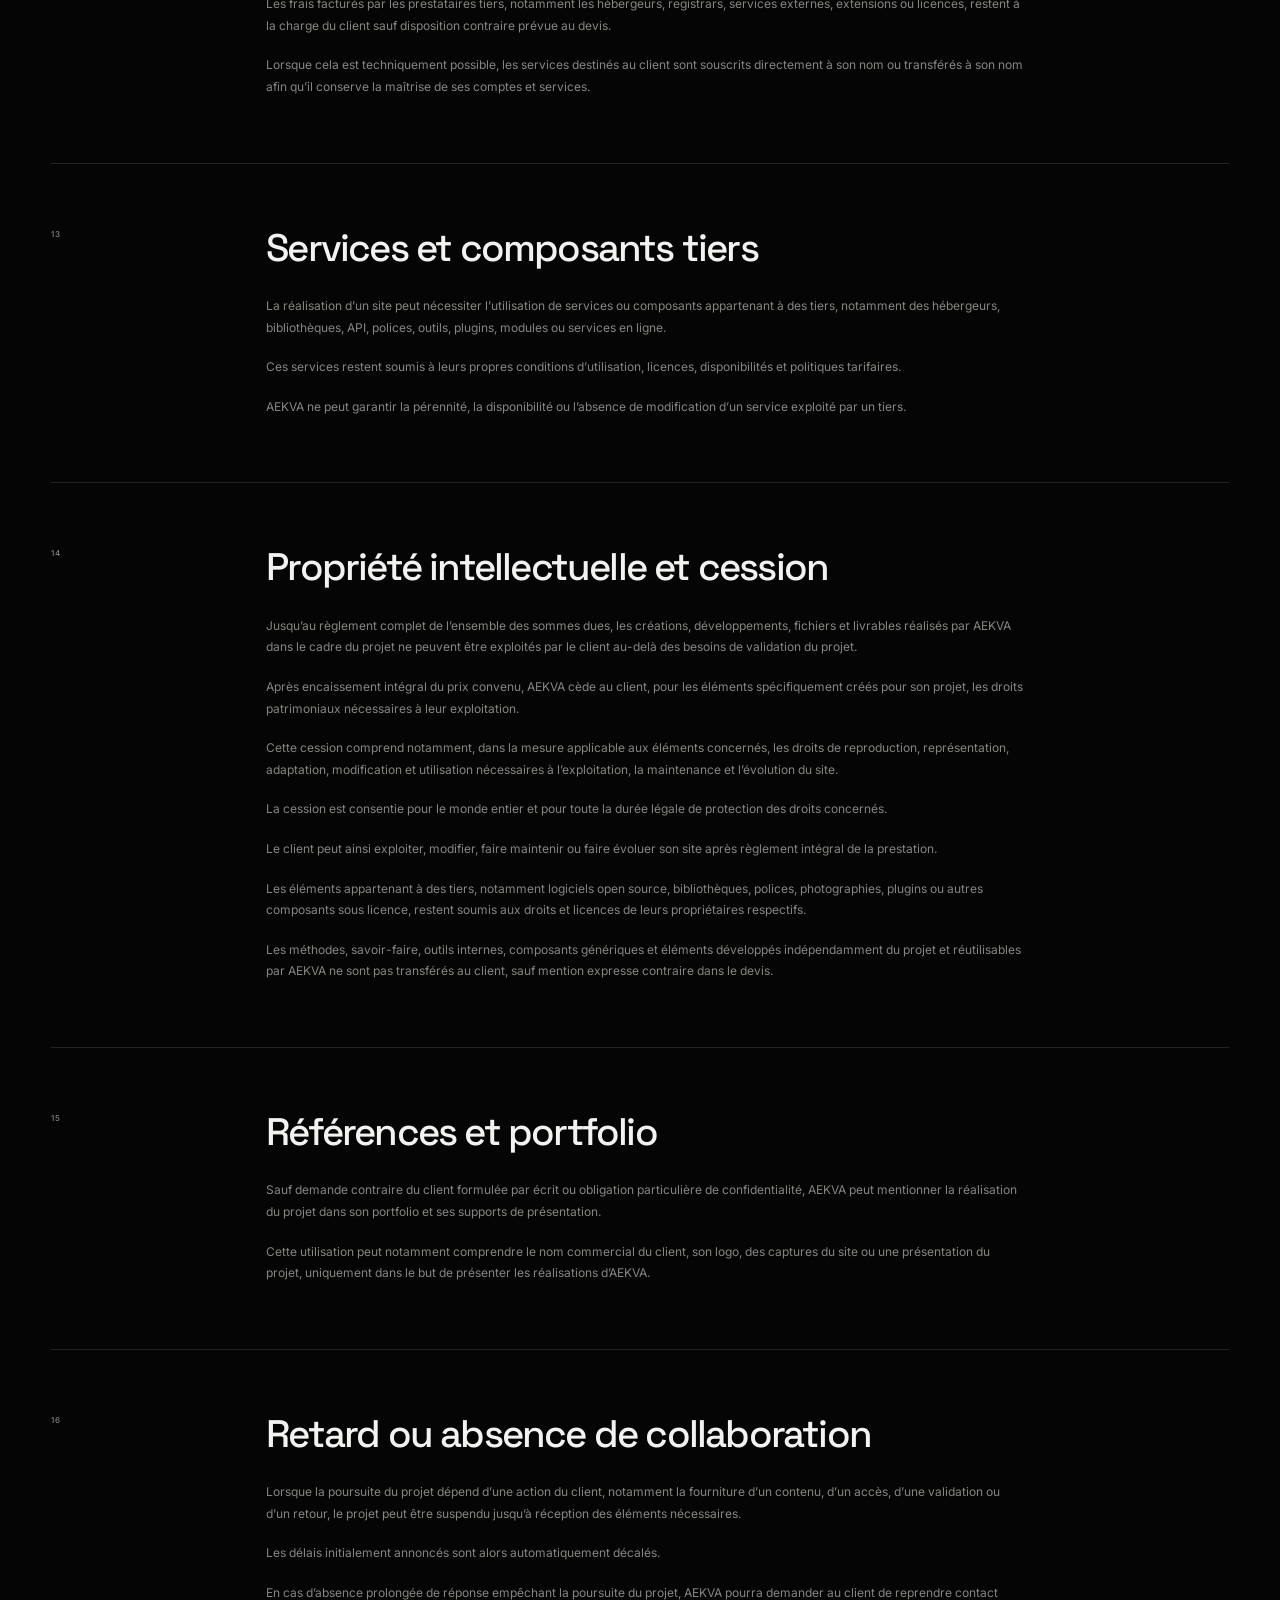
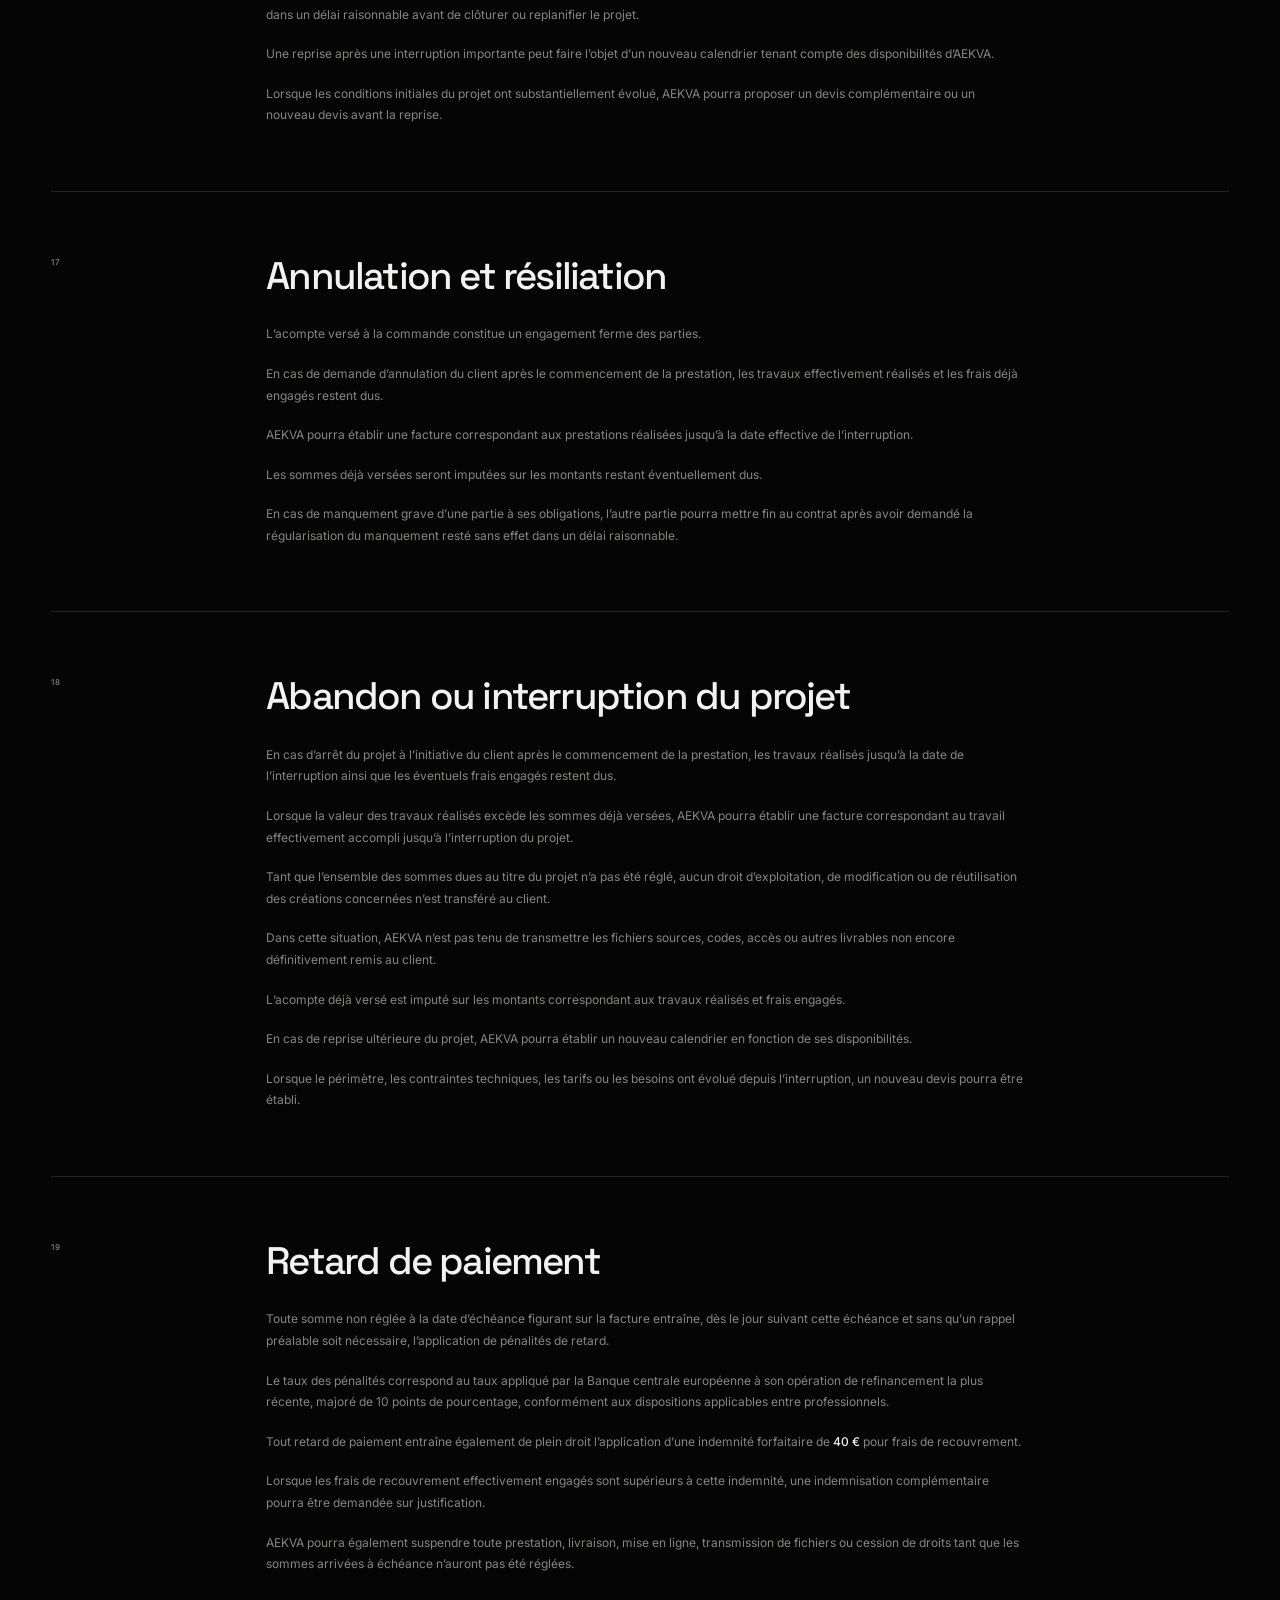
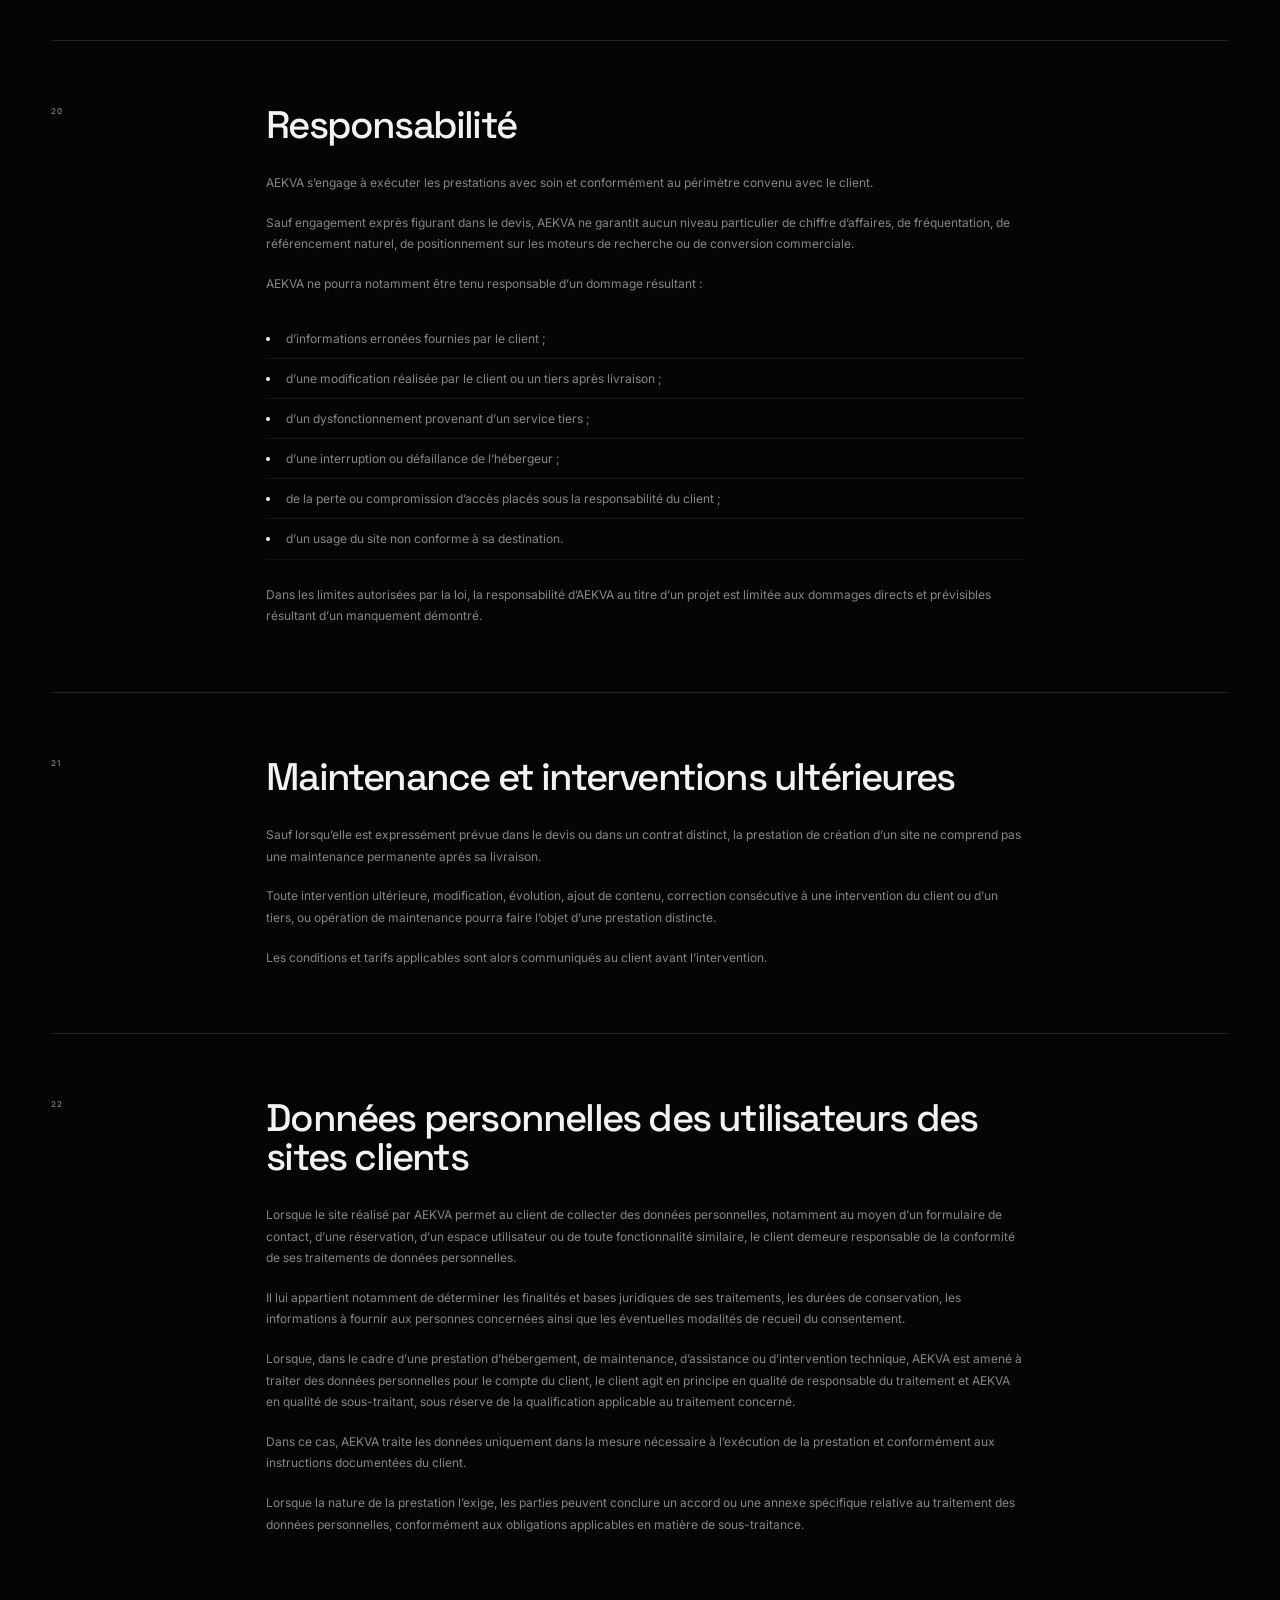
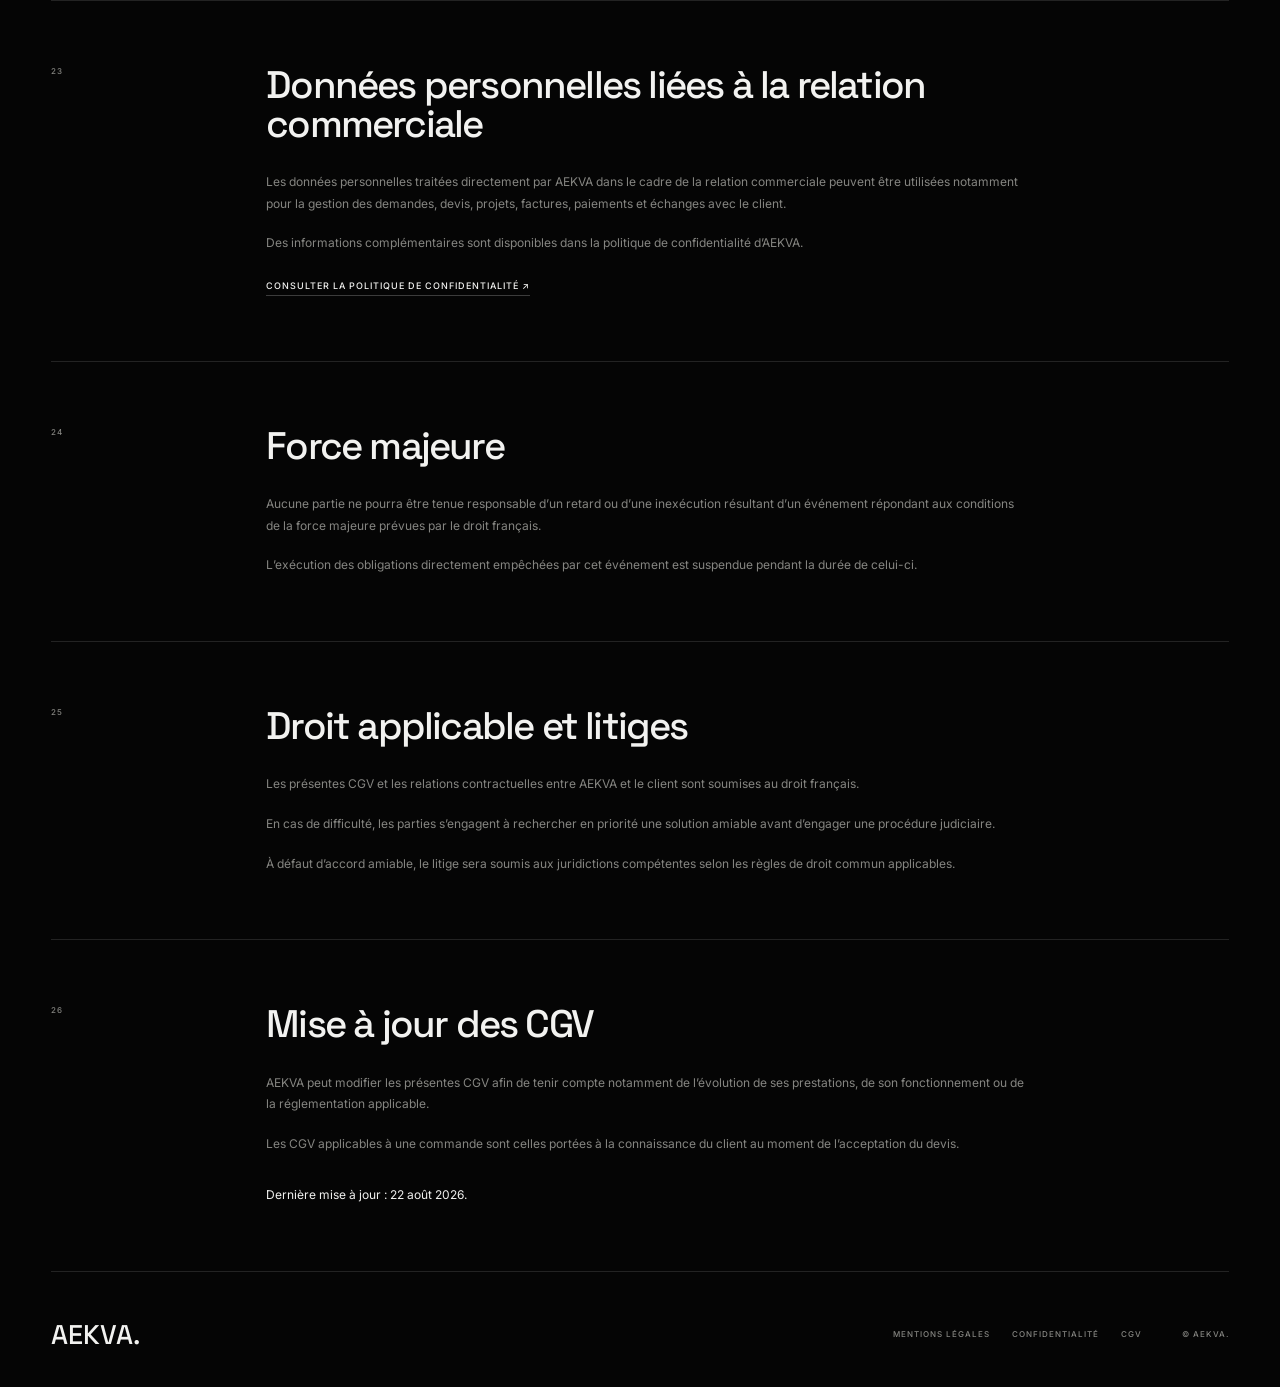
<file: cgv.html>
<!DOCTYPE html>
<html lang="fr">

<head>
    <meta charset="UTF-8" />

    <meta
        name="viewport"
        content="width=device-width, initial-scale=1.0"
    />

    <title>Conditions générales de vente — AEKVA.</title>

    <meta
        name="description"
        content="Conditions générales de vente des prestations proposées par AEKVA."
    />

    <meta
        name="robots"
        content="noindex, follow"
    />

    <meta
        name="theme-color"
        content="#050505"
    />

    <link
        rel="icon"
        type="image/png"
        href="images/favicon.png"
    />

    <link
        rel="stylesheet"
        href="style.css"
    />
</head>


<body class="legal-page">

    <!-- =========================
         HEADER
    ========================== -->

    <header class="legal-header">

        <a
            href="index.html"
            class="brand"
            aria-label="AEKVA - Retour à l'accueil"
        >
            AEKVA.
        </a>

        <a
            href="index.html"
            class="legal-back"
        >
            ← Retour au site
        </a>

    </header>


    <main class="legal-main">

        <!-- =========================
             INTRO
        ========================== -->

        <section class="legal-hero">

            <span class="section-label">
                Conditions contractuelles
            </span>

            <h1>
                CONDITIONS GÉNÉRALES<br />
                DE VENTE.
            </h1>

            <p class="legal-intro">
                Les présentes conditions générales encadrent
                les prestations de conception, création,
                développement, refonte et services associés
                réalisés par AEKVA pour ses clients professionnels.
            </p>

        </section>


        <!-- =========================
             CONTENU
        ========================== -->

        <section class="legal-content">

            <!-- =========================
                 01 — IDENTIFICATION
            ========================== -->

            <article class="legal-section">

                <span class="legal-number">
                    01
                </span>

                <div class="legal-text">

                    <h2>
                        Identification du prestataire
                    </h2>

                    <p>
                        Les prestations sont proposées sous
                        le nom commercial <strong>AEKVA</strong> par :
                    </p>

                    <div class="legal-placeholder">

                        <p>
                            <strong>Entrepreneur individuel :</strong>
                            Baptiste TITRENT
                        </p>

                        <p>
                            <strong>Nom commercial :</strong>
                            AEKVA
                        </p>

                        <p>
                            <strong>Statut :</strong>
                            Entrepreneur individuel — Micro-entreprise
                        </p>

                        <p>
                            <strong>Adresse :</strong>
                            51 route de Lavérune,
                            34070 Montpellier, France
                        </p>

                        <p>
                            <strong>SIREN :</strong>
                            108 888 348
                        </p>

                        <p>
                            <strong>SIRET :</strong>
                            108 888 348 00019
                        </p>

                        <p>
                            <strong>Immatriculation :</strong>
                            Registre National des Entreprises (RNE)
                        </p>

                        <p>
                            <strong>Adresse e-mail :</strong>
                            aekva.design@gmail.com
                        </p>

                        <p>
                            <strong>Téléphone :</strong>
                            07 78 21 21 15
                        </p>

                    </div>

                </div>

            </article>


            <!-- =========================
                 02 — OBJET
            ========================== -->

            <article class="legal-section">

                <span class="legal-number">
                    02
                </span>

                <div class="legal-text">

                    <h2>
                        Objet et champ d’application
                    </h2>

                    <p>
                        Les présentes Conditions Générales de Vente,
                        ci-après « CGV », définissent les conditions
                        dans lesquelles AEKVA réalise ses prestations
                        au bénéfice de clients professionnels.
                    </p>

                    <p>
                        Elles s’appliquent notamment aux prestations
                        de conception, création, développement,
                        intégration, refonte, mise en ligne,
                        maintenance et services associés relatifs
                        aux sites internet.
                    </p>

                    <p>
                        Les présentes CGV sont exclusivement destinées
                        aux relations entre AEKVA et des clients
                        agissant dans le cadre de leur activité
                        professionnelle.
                    </p>

                    <p>
                        Toute commande implique l’acceptation
                        sans réserve des présentes CGV par le client.
                    </p>

                </div>

            </article>


            <!-- =========================
                 03 — PRESTATIONS
            ========================== -->

            <article class="legal-section">

                <span class="legal-number">
                    03
                </span>

                <div class="legal-text">

                    <h2>
                        Prestations proposées
                    </h2>

                    <p>
                        La nature et l’étendue de chaque prestation
                        sont définies dans le devis transmis au client.
                    </p>

                    <p>
                        AEKVA propose notamment des prestations
                        de création de sites internet, de refonte,
                        d’intégration, de développement,
                        de mise en ligne et, lorsque cela est prévu,
                        de maintenance ou d’accompagnement technique.
                    </p>

                    <p>
                        Seuls les éléments expressément mentionnés
                        dans le devis accepté sont compris
                        dans la prestation commandée.
                    </p>

                    <p>
                        Toute fonctionnalité, page, intégration,
                        modification ou prestation supplémentaire
                        non prévue dans le périmètre initial
                        pourra faire l’objet d’un devis complémentaire.
                    </p>

                </div>

            </article>


            <!-- =========================
                 04 — DEVIS
            ========================== -->

            <article class="legal-section">

                <span class="legal-number">
                    04
                </span>

                <div class="legal-text">

                    <h2>
                        Devis et formation du contrat
                    </h2>

                    <p>
                        Avant le commencement d’une prestation,
                        AEKVA transmet au client un devis précisant
                        notamment la nature du projet,
                        les prestations incluses,
                        le prix et les éventuelles options.
                    </p>

                    <p>
                        Sauf mention contraire expressément indiquée
                        sur le devis, celui-ci est valable pendant
                        une durée de <strong>30 jours</strong>
                        à compter de sa date d’émission.
                    </p>

                    <p>
                        À l’expiration de ce délai,
                        AEKVA pourra refuser l’acceptation du devis
                        initial et proposer un nouveau devis tenant
                        compte notamment de ses tarifs,
                        disponibilités et conditions en vigueur.
                    </p>

                    <p>
                        La commande devient ferme à compter
                        de l’acceptation du devis par le client
                        et de la réception effective de l’acompte
                        demandé.
                    </p>

                    <p>
                        L’acceptation peut notamment prendre
                        la forme d’une signature du devis
                        ou de tout autre moyen permettant
                        d’établir de manière certaine
                        l’accord du client.
                    </p>

                    <p>
                        Les présentes CGV font partie intégrante
                        du contrat conclu entre AEKVA et le client.
                    </p>

                </div>

            </article>


            <!-- =========================
                 05 — PRIX
            ========================== -->

            <article class="legal-section">

                <span class="legal-number">
                    05
                </span>

                <div class="legal-text">

                    <h2>
                        Prix
                    </h2>

                    <p>
                        Les prix applicables sont ceux indiqués
                        sur le devis accepté par le client.
                    </p>

                    <p>
                        Le prix est déterminé notamment en fonction
                        de la formule choisie, du périmètre du projet,
                        du nombre de pages, des fonctionnalités,
                        des besoins techniques et des éventuelles
                        prestations complémentaires.
                    </p>

                    <p>
                        Les montants sont exprimés en euros.
                        Le régime de TVA applicable au moment
                        de la facturation est indiqué sur les devis
                        et factures correspondants.
                    </p>

                    <p>
                        Sauf mention contraire sur le devis,
                        aucune réduction n’est accordée
                        pour paiement anticipé.
                    </p>

                </div>

            </article>


            <!-- =========================
                 06 — PAIEMENT
            ========================== -->

            <article class="legal-section">

                <span class="legal-number">
                    06
                </span>

                <div class="legal-text">

                    <h2>
                        Acompte et modalités de paiement
                    </h2>

                    <p>
                        Sauf disposition particulière prévue
                        dans le devis, le règlement d’une prestation
                        est effectué selon les modalités suivantes :
                    </p>

                    <ul>
                        <li>
                            <strong>50 % d’acompte</strong>
                            à la validation du devis ;
                        </li>

                        <li>
                            <strong>50 % de solde</strong>
                            à l’achèvement du projet,
                            avant sa livraison définitive,
                            sa mise en ligne ou le transfert
                            des fichiers, accès et droits.
                        </li>
                    </ul>

                    <p>
                        Les règlements sont effectués exclusivement
                        par <strong>virement bancaire</strong>,
                        sur les coordonnées bancaires communiquées
                        par AEKVA sur la facture correspondante.
                    </p>

                    <p>
                        Une facture d’acompte est émise
                        à la validation de la commande.
                    </p>

                    <p>
                        Le démarrage du projet intervient
                        après réception effective de l’acompte
                        sur le compte bancaire d’AEKVA
                        et après réception des éléments nécessaires
                        au commencement de la prestation.
                    </p>

                    <p>
                        La facture de solde est émise
                        à l’achèvement du projet.
                    </p>

                    <p>
                        Le solde doit être intégralement réglé
                        avant la livraison définitive,
                        la mise en ligne du site,
                        la transmission des fichiers sources,
                        des accès et la cession des droits
                        prévue dans les présentes CGV.
                    </p>

                    <p>
                        Un paiement est considéré comme effectué
                        à compter de la réception effective
                        des fonds sur le compte bancaire d’AEKVA.
                    </p>

                </div>

            </article>


            <!-- =========================
                 07 — DÉLAIS
            ========================== -->

            <article class="legal-section">

                <span class="legal-number">
                    07
                </span>

                <div class="legal-text">

                    <h2>
                        Délais de réalisation
                    </h2>

                    <p>
                        Les délais éventuellement indiqués
                        dans le devis constituent une estimation,
                        sauf lorsqu’ils sont expressément
                        présentés comme fermes.
                    </p>

                    <p>
                        Le délai commence à courir lorsque
                        l’acompte a été effectivement reçu
                        et qu’AEKVA dispose de l’ensemble
                        des éléments nécessaires à la réalisation
                        du projet.
                    </p>

                    <p>
                        Tout retard dans la transmission
                        des contenus, validations, accès,
                        informations ou retours nécessaires
                        au projet entraîne automatiquement
                        un décalage du calendrier de réalisation.
                    </p>

                    <p>
                        AEKVA ne pourra être tenu responsable
                        d’un retard directement causé
                        par l’absence ou le retard de collaboration
                        du client.
                    </p>

                </div>

            </article>


            <!-- =========================
                 08 — OBLIGATIONS CLIENT
            ========================== -->

            <article class="legal-section">

                <span class="legal-number">
                    08
                </span>

                <div class="legal-text">

                    <h2>
                        Obligations du client
                    </h2>

                    <p>
                        Le client s’engage à collaborer activement
                        avec AEKVA afin de permettre
                        la bonne réalisation du projet.
                    </p>

                    <p>
                        Il lui appartient notamment de fournir,
                        dans des délais raisonnables :
                    </p>

                    <ul>
                        <li>les textes nécessaires au site ;</li>

                        <li>les photographies et éléments visuels ;</li>

                        <li>les logos et éléments de marque ;</li>

                        <li>
                            les informations relatives
                            à son activité ;
                        </li>

                        <li>
                            les accès techniques nécessaires ;
                        </li>

                        <li>
                            ses validations et retours.
                        </li>
                    </ul>

                    <p>
                        Le client garantit disposer
                        de l’ensemble des droits nécessaires
                        sur les contenus qu’il fournit à AEKVA.
                    </p>

                    <p>
                        Il lui appartient également de vérifier
                        l’exactitude des informations,
                        textes, prix, coordonnées,
                        mentions légales ou autres contenus
                        destinés à être publiés sur son site.
                    </p>

                    <p>
                        AEKVA ne pourra être tenu responsable
                        d’une utilisation illicite ou non autorisée
                        d’un contenu fourni par le client.
                    </p>

                </div>

            </article>


            <!-- =========================
                 09 — RETOURS
            ========================== -->

            <article class="legal-section">

                <span class="legal-number">
                    09
                </span>

                <div class="legal-text">

                    <h2>
                        Retours et modifications
                    </h2>

                    <p>
                        Le nombre de séries de modifications incluses
                        dépend de la formule commandée.
                    </p>

                    <div class="legal-placeholder">

                        <p>
                            <strong>Offre Essentiel :</strong>
                            1 série de modifications
                        </p>

                        <p>
                            <strong>Offre Vitrine :</strong>
                            2 séries de modifications
                        </p>

                        <p>
                            <strong>Offre Sur mesure :</strong>
                            3 séries de modifications
                        </p>

                    </div>

                    <p>
                        Une série de modifications correspond
                        à un ensemble cohérent de demandes
                        transmis en une seule fois par le client
                        après présentation d’une version du projet.
                    </p>

                    <p>
                        Le client est donc invité à regrouper
                        l’ensemble de ses remarques
                        avant chaque retour.
                    </p>

                    <p>
                        Les corrections nécessaires pour rendre
                        la réalisation conforme au périmètre convenu
                        ne sont pas considérées comme une nouvelle
                        fonctionnalité ou une évolution
                        du périmètre initial.
                    </p>

                    <p>
                        Toute série supplémentaire,
                        toute nouvelle fonctionnalité
                        ou toute modification entraînant
                        une évolution substantielle du périmètre
                        initial pourra être facturée en supplément
                        après information et accord du client.
                    </p>

                </div>

            </article>


            <!-- =========================
                 10 — VALIDATION
            ========================== -->

            <article class="legal-section">

                <span class="legal-number">
                    10
                </span>

                <div class="legal-text">

                    <h2>
                        Validation du projet
                    </h2>

                    <p>
                        Le client peut être amené à valider
                        différentes étapes du projet
                        au cours de sa réalisation.
                    </p>

                    <p>
                        Lorsqu’une étape,
                        une direction graphique
                        ou une fonctionnalité a été expressément
                        validée par le client,
                        toute demande ultérieure impliquant
                        une modification substantielle
                        de cet élément pourra être considérée
                        comme une prestation supplémentaire.
                    </p>

                    <p>
                        Avant livraison définitive,
                        le client est invité à vérifier
                        le site et à signaler les éventuelles
                        anomalies relevant du périmètre convenu.
                    </p>

                </div>

            </article>


            <!-- =========================
                 11 — LIVRAISON
            ========================== -->

            <article class="legal-section">

                <span class="legal-number">
                    11
                </span>

                <div class="legal-text">

                    <h2>
                        Livraison et mise en ligne
                    </h2>

                    <p>
                        Une fois le projet achevé
                        et le solde intégralement réglé,
                        AEKVA procède selon les modalités convenues
                        à la mise en ligne du site
                        ou à la transmission des éléments
                        nécessaires au client.
                    </p>

                    <p>
                        Peuvent notamment être transmis,
                        selon le projet :
                    </p>

                    <ul>
                        <li>les fichiers du site ;</li>

                        <li>
                            le code source réalisé
                            pour le projet ;
                        </li>

                        <li>
                            les éléments graphiques livrables ;
                        </li>

                        <li>
                            les accès nécessaires
                            à l’exploitation du site.
                        </li>
                    </ul>

                    <p>
                        Aucune livraison définitive
                        ni cession de droits n’intervient
                        avant règlement intégral
                        des sommes dues.
                    </p>

                </div>

            </article>


            <!-- =========================
                 12 — HÉBERGEMENT
            ========================== -->

            <article class="legal-section">

                <span class="legal-number">
                    12
                </span>

                <div class="legal-text">

                    <h2>
                        Hébergement et nom de domaine
                    </h2>

                    <p>
                        Sauf mention contraire dans le devis,
                        l’hébergement et le nom de domaine
                        ne sont pas compris dans le prix
                        de création du site.
                    </p>

                    <p>
                        Le client peut choisir de souscrire
                        et de gérer directement son hébergement
                        et son nom de domaine.
                    </p>

                    <p>
                        Il peut également demander à AEKVA
                        de prendre en charge leur configuration,
                        leur mise en place ou leur gestion.
                    </p>

                    <p>
                        Cette prise en charge constitue
                        une prestation supplémentaire
                        dont les modalités et le prix
                        sont précisés dans le devis.
                    </p>

                    <p>
                        Les frais facturés par les prestataires tiers,
                        notamment les hébergeurs,
                        registrars, services externes,
                        extensions ou licences,
                        restent à la charge du client
                        sauf disposition contraire prévue au devis.
                    </p>

                    <p>
                        Lorsque cela est techniquement possible,
                        les services destinés au client
                        sont souscrits directement à son nom
                        ou transférés à son nom afin qu’il conserve
                        la maîtrise de ses comptes et services.
                    </p>

                </div>

            </article>


            <!-- =========================
                 13 — SERVICES TIERS
            ========================== -->

            <article class="legal-section">

                <span class="legal-number">
                    13
                </span>

                <div class="legal-text">

                    <h2>
                        Services et composants tiers
                    </h2>

                    <p>
                        La réalisation d’un site peut nécessiter
                        l’utilisation de services ou composants
                        appartenant à des tiers,
                        notamment des hébergeurs,
                        bibliothèques, API, polices,
                        outils, plugins, modules
                        ou services en ligne.
                    </p>

                    <p>
                        Ces services restent soumis
                        à leurs propres conditions d’utilisation,
                        licences, disponibilités
                        et politiques tarifaires.
                    </p>

                    <p>
                        AEKVA ne peut garantir la pérennité,
                        la disponibilité ou l’absence
                        de modification d’un service
                        exploité par un tiers.
                    </p>

                </div>

            </article>


            <!-- =========================
                 14 — PROPRIÉTÉ
            ========================== -->

            <article class="legal-section">

                <span class="legal-number">
                    14
                </span>

                <div class="legal-text">

                    <h2>
                        Propriété intellectuelle et cession
                    </h2>

                    <p>
                        Jusqu’au règlement complet
                        de l’ensemble des sommes dues,
                        les créations, développements,
                        fichiers et livrables réalisés
                        par AEKVA dans le cadre du projet
                        ne peuvent être exploités
                        par le client au-delà des besoins
                        de validation du projet.
                    </p>

                    <p>
                        Après encaissement intégral
                        du prix convenu,
                        AEKVA cède au client,
                        pour les éléments spécifiquement
                        créés pour son projet,
                        les droits patrimoniaux nécessaires
                        à leur exploitation.
                    </p>

                    <p>
                        Cette cession comprend notamment,
                        dans la mesure applicable
                        aux éléments concernés,
                        les droits de reproduction,
                        représentation, adaptation,
                        modification et utilisation
                        nécessaires à l’exploitation,
                        la maintenance et l’évolution du site.
                    </p>

                    <p>
                        La cession est consentie
                        pour le monde entier
                        et pour toute la durée légale
                        de protection des droits concernés.
                    </p>

                    <p>
                        Le client peut ainsi exploiter,
                        modifier, faire maintenir
                        ou faire évoluer son site
                        après règlement intégral
                        de la prestation.
                    </p>

                    <p>
                        Les éléments appartenant à des tiers,
                        notamment logiciels open source,
                        bibliothèques, polices,
                        photographies, plugins
                        ou autres composants sous licence,
                        restent soumis aux droits
                        et licences de leurs propriétaires respectifs.
                    </p>

                    <p>
                        Les méthodes, savoir-faire,
                        outils internes, composants génériques
                        et éléments développés indépendamment
                        du projet et réutilisables par AEKVA
                        ne sont pas transférés au client,
                        sauf mention expresse contraire
                        dans le devis.
                    </p>

                </div>

            </article>


            <!-- =========================
                 15 — PORTFOLIO
            ========================== -->

            <article class="legal-section">

                <span class="legal-number">
                    15
                </span>

                <div class="legal-text">

                    <h2>
                        Références et portfolio
                    </h2>

                    <p>
                        Sauf demande contraire du client
                        formulée par écrit ou obligation
                        particulière de confidentialité,
                        AEKVA peut mentionner
                        la réalisation du projet
                        dans son portfolio
                        et ses supports de présentation.
                    </p>

                    <p>
                        Cette utilisation peut notamment comprendre
                        le nom commercial du client,
                        son logo, des captures du site
                        ou une présentation du projet,
                        uniquement dans le but
                        de présenter les réalisations d’AEKVA.
                    </p>

                </div>

            </article>


            <!-- =========================
                 16 — COLLABORATION
            ========================== -->

            <article class="legal-section">

                <span class="legal-number">
                    16
                </span>

                <div class="legal-text">

                    <h2>
                        Retard ou absence de collaboration
                    </h2>

                    <p>
                        Lorsque la poursuite du projet dépend
                        d’une action du client,
                        notamment la fourniture d’un contenu,
                        d’un accès, d’une validation
                        ou d’un retour,
                        le projet peut être suspendu
                        jusqu’à réception des éléments nécessaires.
                    </p>

                    <p>
                        Les délais initialement annoncés
                        sont alors automatiquement décalés.
                    </p>

                    <p>
                        En cas d’absence prolongée de réponse
                        empêchant la poursuite du projet,
                        AEKVA pourra demander au client
                        de reprendre contact dans un délai raisonnable
                        avant de clôturer ou replanifier le projet.
                    </p>

                    <p>
                        Une reprise après une interruption importante
                        peut faire l’objet d’un nouveau calendrier
                        tenant compte des disponibilités d’AEKVA.
                    </p>

                    <p>
                        Lorsque les conditions initiales du projet
                        ont substantiellement évolué,
                        AEKVA pourra proposer un devis complémentaire
                        ou un nouveau devis avant la reprise.
                    </p>

                </div>

            </article>


            <!-- =========================
                 17 — ANNULATION
            ========================== -->

            <article class="legal-section">

                <span class="legal-number">
                    17
                </span>

                <div class="legal-text">

                    <h2>
                        Annulation et résiliation
                    </h2>

                    <p>
                        L’acompte versé à la commande
                        constitue un engagement ferme des parties.
                    </p>

                    <p>
                        En cas de demande d’annulation
                        du client après le commencement
                        de la prestation,
                        les travaux effectivement réalisés
                        et les frais déjà engagés
                        restent dus.
                    </p>

                    <p>
                        AEKVA pourra établir
                        une facture correspondant
                        aux prestations réalisées
                        jusqu’à la date effective
                        de l’interruption.
                    </p>

                    <p>
                        Les sommes déjà versées
                        seront imputées sur les montants
                        restant éventuellement dus.
                    </p>

                    <p>
                        En cas de manquement grave
                        d’une partie à ses obligations,
                        l’autre partie pourra mettre fin
                        au contrat après avoir demandé
                        la régularisation du manquement
                        resté sans effet dans un délai raisonnable.
                    </p>

                </div>

            </article>


            <!-- =========================
                 18 — ABANDON
            ========================== -->

            <article class="legal-section">

                <span class="legal-number">
                    18
                </span>

                <div class="legal-text">

                    <h2>
                        Abandon ou interruption du projet
                    </h2>

                    <p>
                        En cas d’arrêt du projet
                        à l’initiative du client
                        après le commencement de la prestation,
                        les travaux réalisés jusqu’à la date
                        de l’interruption ainsi que les éventuels
                        frais engagés restent dus.
                    </p>

                    <p>
                        Lorsque la valeur des travaux réalisés
                        excède les sommes déjà versées,
                        AEKVA pourra établir une facture
                        correspondant au travail effectivement
                        accompli jusqu’à l’interruption du projet.
                    </p>

                    <p>
                        Tant que l’ensemble des sommes dues
                        au titre du projet n’a pas été réglé,
                        aucun droit d’exploitation,
                        de modification ou de réutilisation
                        des créations concernées
                        n’est transféré au client.
                    </p>

                    <p>
                        Dans cette situation,
                        AEKVA n’est pas tenu de transmettre
                        les fichiers sources,
                        codes, accès ou autres livrables
                        non encore définitivement remis au client.
                    </p>

                    <p>
                        L’acompte déjà versé est imputé
                        sur les montants correspondant
                        aux travaux réalisés et frais engagés.
                    </p>

                    <p>
                        En cas de reprise ultérieure du projet,
                        AEKVA pourra établir un nouveau calendrier
                        en fonction de ses disponibilités.
                    </p>

                    <p>
                        Lorsque le périmètre,
                        les contraintes techniques,
                        les tarifs ou les besoins ont évolué
                        depuis l’interruption,
                        un nouveau devis pourra être établi.
                    </p>

                </div>

            </article>


            <!-- =========================
                 19 — RETARDS DE PAIEMENT
            ========================== -->

            <article class="legal-section">

                <span class="legal-number">
                    19
                </span>

                <div class="legal-text">

                    <h2>
                        Retard de paiement
                    </h2>

                    <p>
                        Toute somme non réglée
                        à la date d’échéance figurant
                        sur la facture entraîne,
                        dès le jour suivant cette échéance
                        et sans qu’un rappel préalable
                        soit nécessaire,
                        l’application de pénalités de retard.
                    </p>

                    <p>
                        Le taux des pénalités correspond
                        au taux appliqué par la Banque centrale
                        européenne à son opération
                        de refinancement la plus récente,
                        majoré de 10 points de pourcentage,
                        conformément aux dispositions applicables
                        entre professionnels.
                    </p>

                    <p>
                        Tout retard de paiement entraîne également
                        de plein droit l’application
                        d’une indemnité forfaitaire
                        de <strong>40 €</strong>
                        pour frais de recouvrement.
                    </p>

                    <p>
                        Lorsque les frais de recouvrement
                        effectivement engagés sont supérieurs
                        à cette indemnité,
                        une indemnisation complémentaire
                        pourra être demandée sur justification.
                    </p>

                    <p>
                        AEKVA pourra également suspendre
                        toute prestation,
                        livraison, mise en ligne,
                        transmission de fichiers
                        ou cession de droits
                        tant que les sommes arrivées
                        à échéance n’auront pas été réglées.
                    </p>

                </div>

            </article>


            <!-- =========================
                 20 — RESPONSABILITÉ
            ========================== -->

            <article class="legal-section">

                <span class="legal-number">
                    20
                </span>

                <div class="legal-text">

                    <h2>
                        Responsabilité
                    </h2>

                    <p>
                        AEKVA s’engage à exécuter
                        les prestations avec soin
                        et conformément au périmètre
                        convenu avec le client.
                    </p>

                    <p>
                        Sauf engagement exprès
                        figurant dans le devis,
                        AEKVA ne garantit aucun niveau
                        particulier de chiffre d’affaires,
                        de fréquentation,
                        de référencement naturel,
                        de positionnement
                        sur les moteurs de recherche
                        ou de conversion commerciale.
                    </p>

                    <p>
                        AEKVA ne pourra notamment
                        être tenu responsable
                        d’un dommage résultant :
                    </p>

                    <ul>
                        <li>
                            d’informations erronées
                            fournies par le client ;
                        </li>

                        <li>
                            d’une modification réalisée
                            par le client ou un tiers
                            après livraison ;
                        </li>

                        <li>
                            d’un dysfonctionnement provenant
                            d’un service tiers ;
                        </li>

                        <li>
                            d’une interruption ou défaillance
                            de l’hébergeur ;
                        </li>

                        <li>
                            de la perte ou compromission
                            d’accès placés sous
                            la responsabilité du client ;
                        </li>

                        <li>
                            d’un usage du site
                            non conforme à sa destination.
                        </li>
                    </ul>

                    <p>
                        Dans les limites autorisées par la loi,
                        la responsabilité d’AEKVA
                        au titre d’un projet
                        est limitée aux dommages directs
                        et prévisibles résultant
                        d’un manquement démontré.
                    </p>

                </div>

            </article>


            <!-- =========================
                 21 — MAINTENANCE
            ========================== -->

            <article class="legal-section">

                <span class="legal-number">
                    21
                </span>

                <div class="legal-text">

                    <h2>
                        Maintenance et interventions ultérieures
                    </h2>

                    <p>
                        Sauf lorsqu’elle est expressément prévue
                        dans le devis ou dans un contrat distinct,
                        la prestation de création d’un site
                        ne comprend pas une maintenance permanente
                        après sa livraison.
                    </p>

                    <p>
                        Toute intervention ultérieure,
                        modification, évolution,
                        ajout de contenu,
                        correction consécutive
                        à une intervention du client ou d’un tiers,
                        ou opération de maintenance
                        pourra faire l’objet
                        d’une prestation distincte.
                    </p>

                    <p>
                        Les conditions et tarifs applicables
                        sont alors communiqués au client
                        avant l’intervention.
                    </p>

                </div>

            </article>


            <!-- =========================
                 22 — RGPD CLIENT
            ========================== -->

            <article class="legal-section">

                <span class="legal-number">
                    22
                </span>

                <div class="legal-text">

                    <h2>
                        Données personnelles des utilisateurs
                        des sites clients
                    </h2>

                    <p>
                        Lorsque le site réalisé par AEKVA
                        permet au client de collecter
                        des données personnelles,
                        notamment au moyen d’un formulaire
                        de contact, d’une réservation,
                        d’un espace utilisateur
                        ou de toute fonctionnalité similaire,
                        le client demeure responsable
                        de la conformité de ses traitements
                        de données personnelles.
                    </p>

                    <p>
                        Il lui appartient notamment
                        de déterminer les finalités
                        et bases juridiques de ses traitements,
                        les durées de conservation,
                        les informations à fournir
                        aux personnes concernées
                        ainsi que les éventuelles modalités
                        de recueil du consentement.
                    </p>

                    <p>
                        Lorsque, dans le cadre
                        d’une prestation d’hébergement,
                        de maintenance,
                        d’assistance ou d’intervention technique,
                        AEKVA est amené à traiter
                        des données personnelles
                        pour le compte du client,
                        le client agit en principe
                        en qualité de responsable du traitement
                        et AEKVA en qualité de sous-traitant,
                        sous réserve de la qualification
                        applicable au traitement concerné.
                    </p>

                    <p>
                        Dans ce cas,
                        AEKVA traite les données uniquement
                        dans la mesure nécessaire
                        à l’exécution de la prestation
                        et conformément aux instructions
                        documentées du client.
                    </p>

                    <p>
                        Lorsque la nature de la prestation
                        l’exige, les parties peuvent conclure
                        un accord ou une annexe spécifique
                        relative au traitement
                        des données personnelles,
                        conformément aux obligations
                        applicables en matière
                        de sous-traitance.
                    </p>

                </div>

            </article>


            <!-- =========================
                 23 — DONNÉES COMMERCIALES
            ========================== -->

            <article class="legal-section">

                <span class="legal-number">
                    23
                </span>

                <div class="legal-text">

                    <h2>
                        Données personnelles liées
                        à la relation commerciale
                    </h2>

                    <p>
                        Les données personnelles
                        traitées directement par AEKVA
                        dans le cadre de la relation commerciale
                        peuvent être utilisées notamment
                        pour la gestion des demandes,
                        devis, projets, factures,
                        paiements et échanges avec le client.
                    </p>

                    <p>
                        Des informations complémentaires
                        sont disponibles dans la politique
                        de confidentialité d’AEKVA.
                    </p>

                    <a
                        href="confidentialite.html"
                        class="legal-link"
                    >
                        Consulter la politique de confidentialité ↗
                    </a>

                </div>

            </article>


            <!-- =========================
                 24 — FORCE MAJEURE
            ========================== -->

            <article class="legal-section">

                <span class="legal-number">
                    24
                </span>

                <div class="legal-text">

                    <h2>
                        Force majeure
                    </h2>

                    <p>
                        Aucune partie ne pourra être tenue
                        responsable d’un retard
                        ou d’une inexécution résultant
                        d’un événement répondant
                        aux conditions de la force majeure
                        prévues par le droit français.
                    </p>

                    <p>
                        L’exécution des obligations
                        directement empêchées par cet événement
                        est suspendue pendant la durée
                        de celui-ci.
                    </p>

                </div>

            </article>


            <!-- =========================
                 25 — LITIGES
            ========================== -->

            <article class="legal-section">

                <span class="legal-number">
                    25
                </span>

                <div class="legal-text">

                    <h2>
                        Droit applicable et litiges
                    </h2>

                    <p>
                        Les présentes CGV
                        et les relations contractuelles
                        entre AEKVA et le client
                        sont soumises au droit français.
                    </p>

                    <p>
                        En cas de difficulté,
                        les parties s’engagent
                        à rechercher en priorité
                        une solution amiable
                        avant d’engager
                        une procédure judiciaire.
                    </p>

                    <p>
                        À défaut d’accord amiable,
                        le litige sera soumis
                        aux juridictions compétentes
                        selon les règles de droit commun
                        applicables.
                    </p>

                </div>

            </article>


            <!-- =========================
                 26 — MISE À JOUR
            ========================== -->

            <article class="legal-section">

                <span class="legal-number">
                    26
                </span>

                <div class="legal-text">

                    <h2>
                        Mise à jour des CGV
                    </h2>

                    <p>
                        AEKVA peut modifier
                        les présentes CGV afin
                        de tenir compte notamment
                        de l’évolution de ses prestations,
                        de son fonctionnement
                        ou de la réglementation applicable.
                    </p>

                    <p>
                        Les CGV applicables
                        à une commande sont celles
                        portées à la connaissance
                        du client au moment
                        de l’acceptation du devis.
                    </p>

                    <p class="legal-date">
                        Dernière mise à jour :
                        22 août 2026.
                    </p>

                </div>

            </article>

        </section>

    </main>


    <!-- =========================
         FOOTER
    ========================== -->

    <footer class="legal-footer">

        <a
            href="index.html"
            class="footer-brand"
        >
            AEKVA.
        </a>

        <div class="legal-footer-links">

            <a href="mentions-legales.html">
                Mentions légales
            </a>

            <a href="confidentialite.html">
                Confidentialité
            </a>

            <a href="cgv.html">
                CGV
            </a>

        </div>

        <p>
            © AEKVA.
        </p>

    </footer>

</body>

</html>
</file>
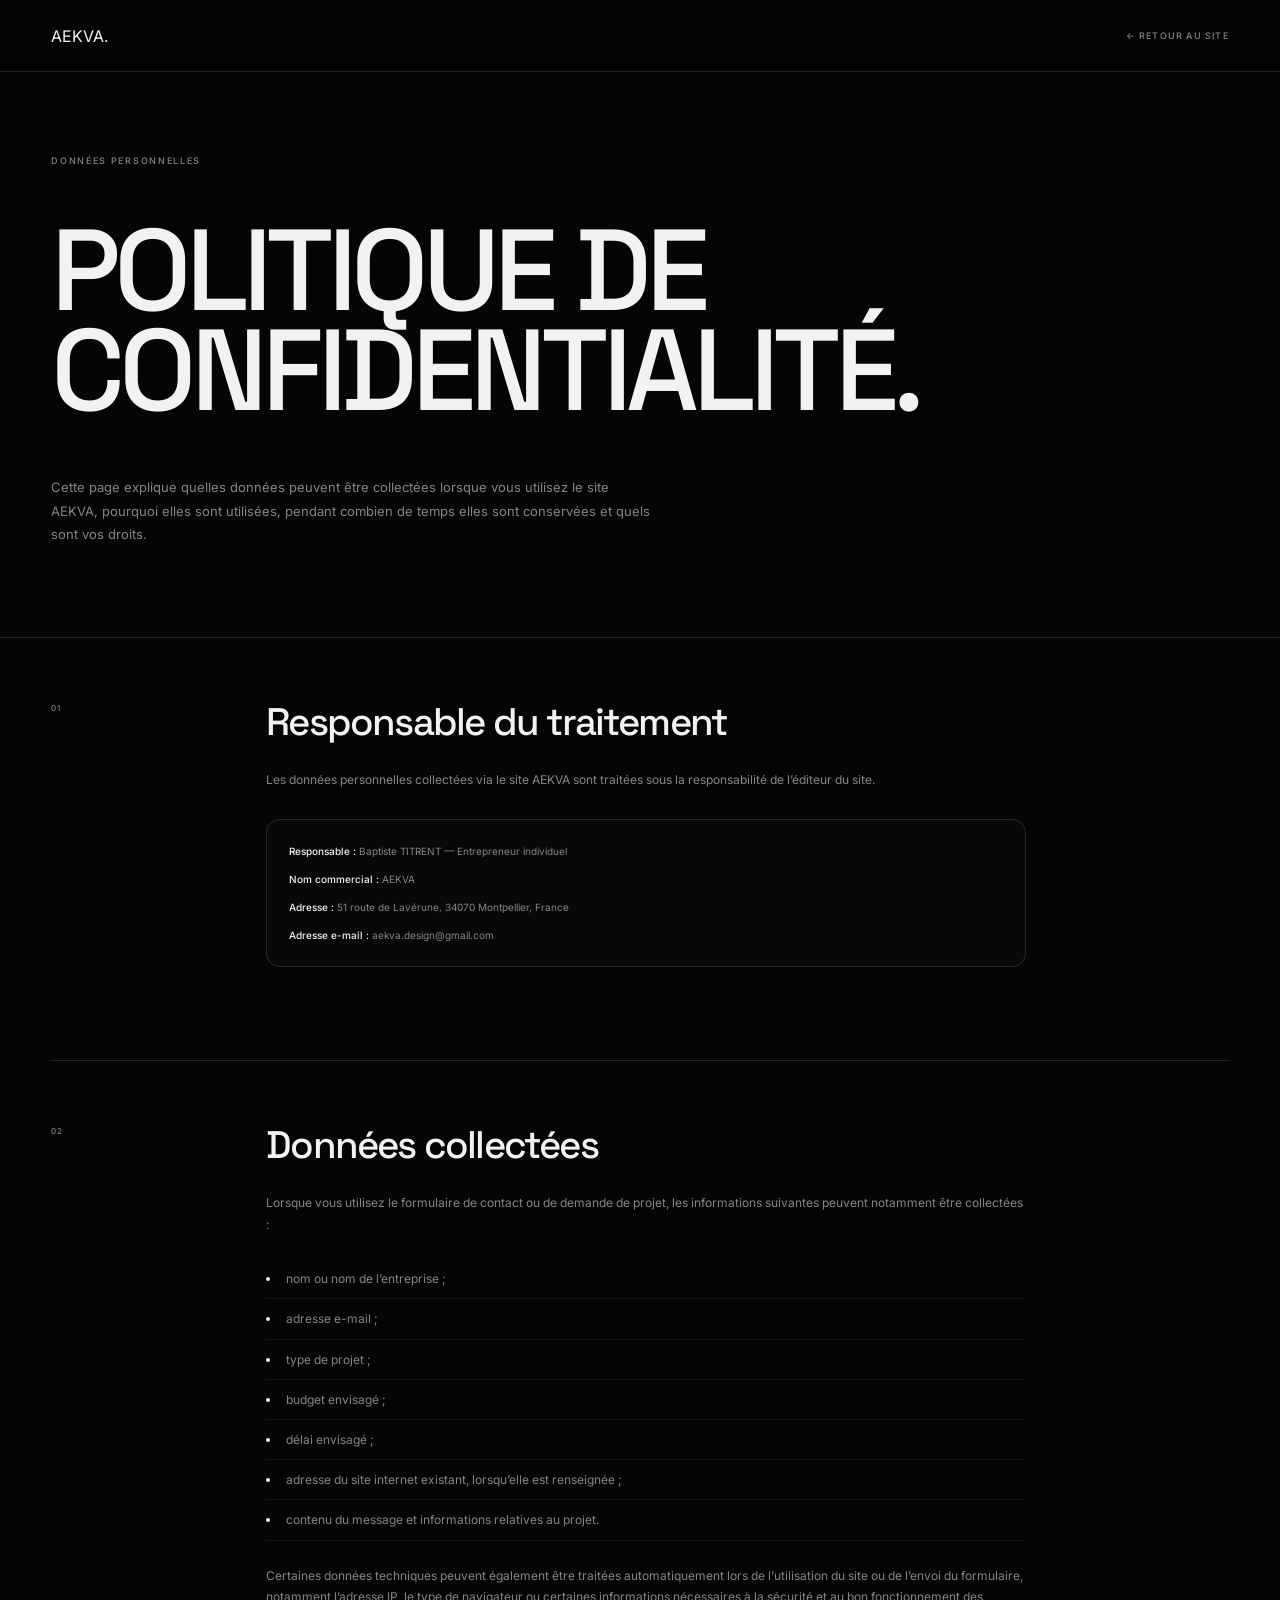
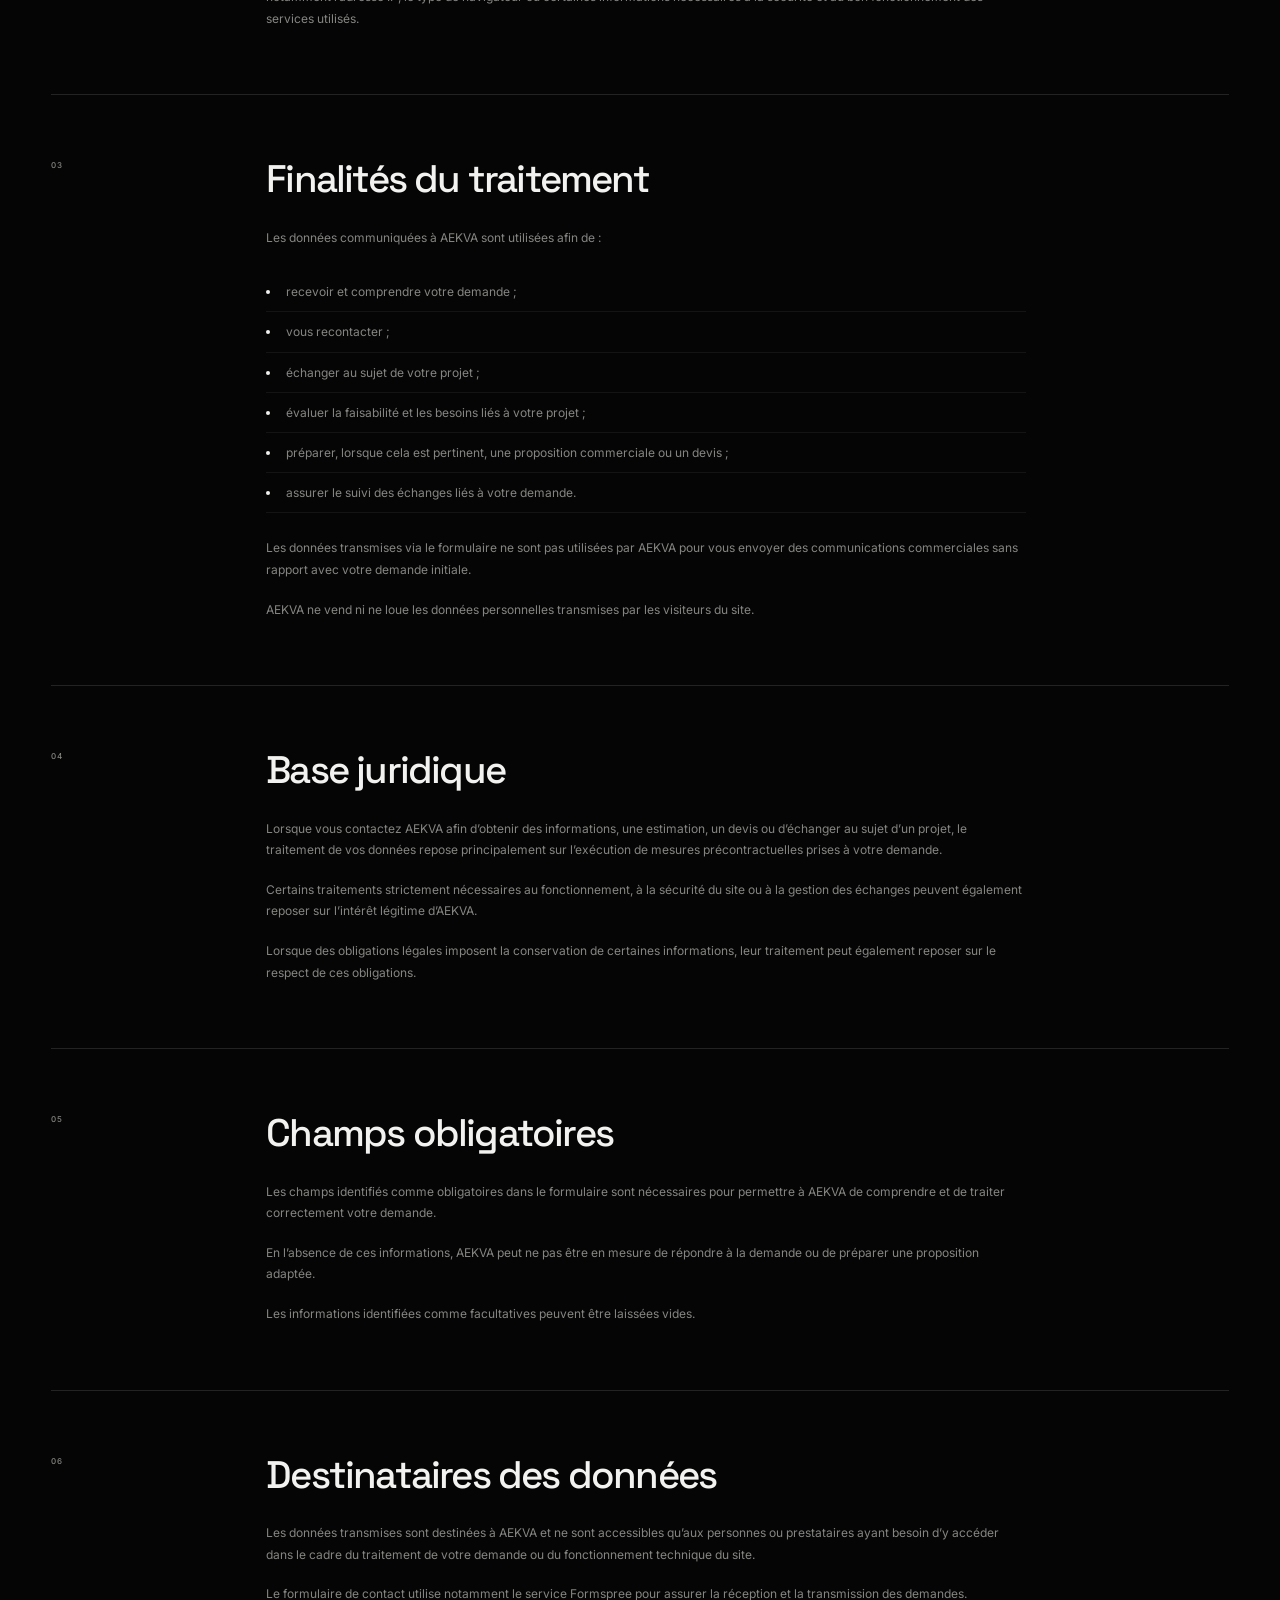
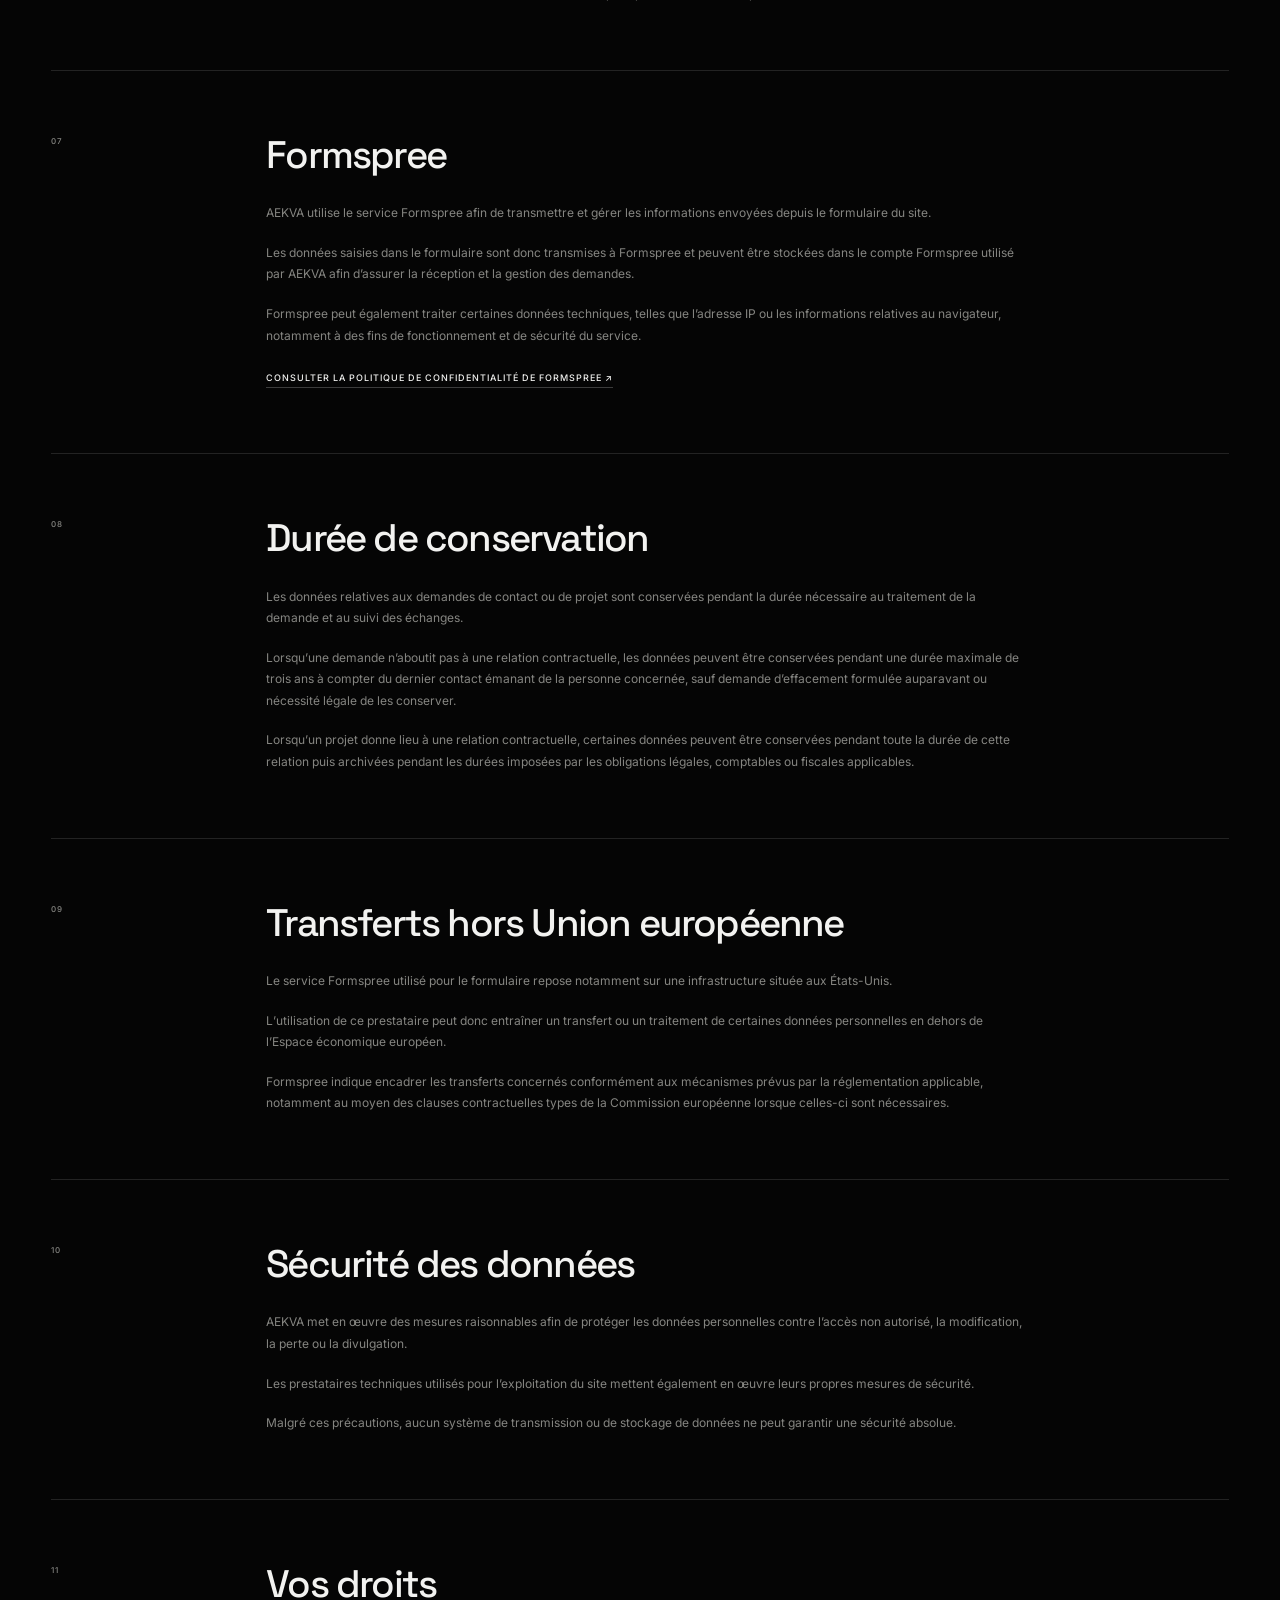
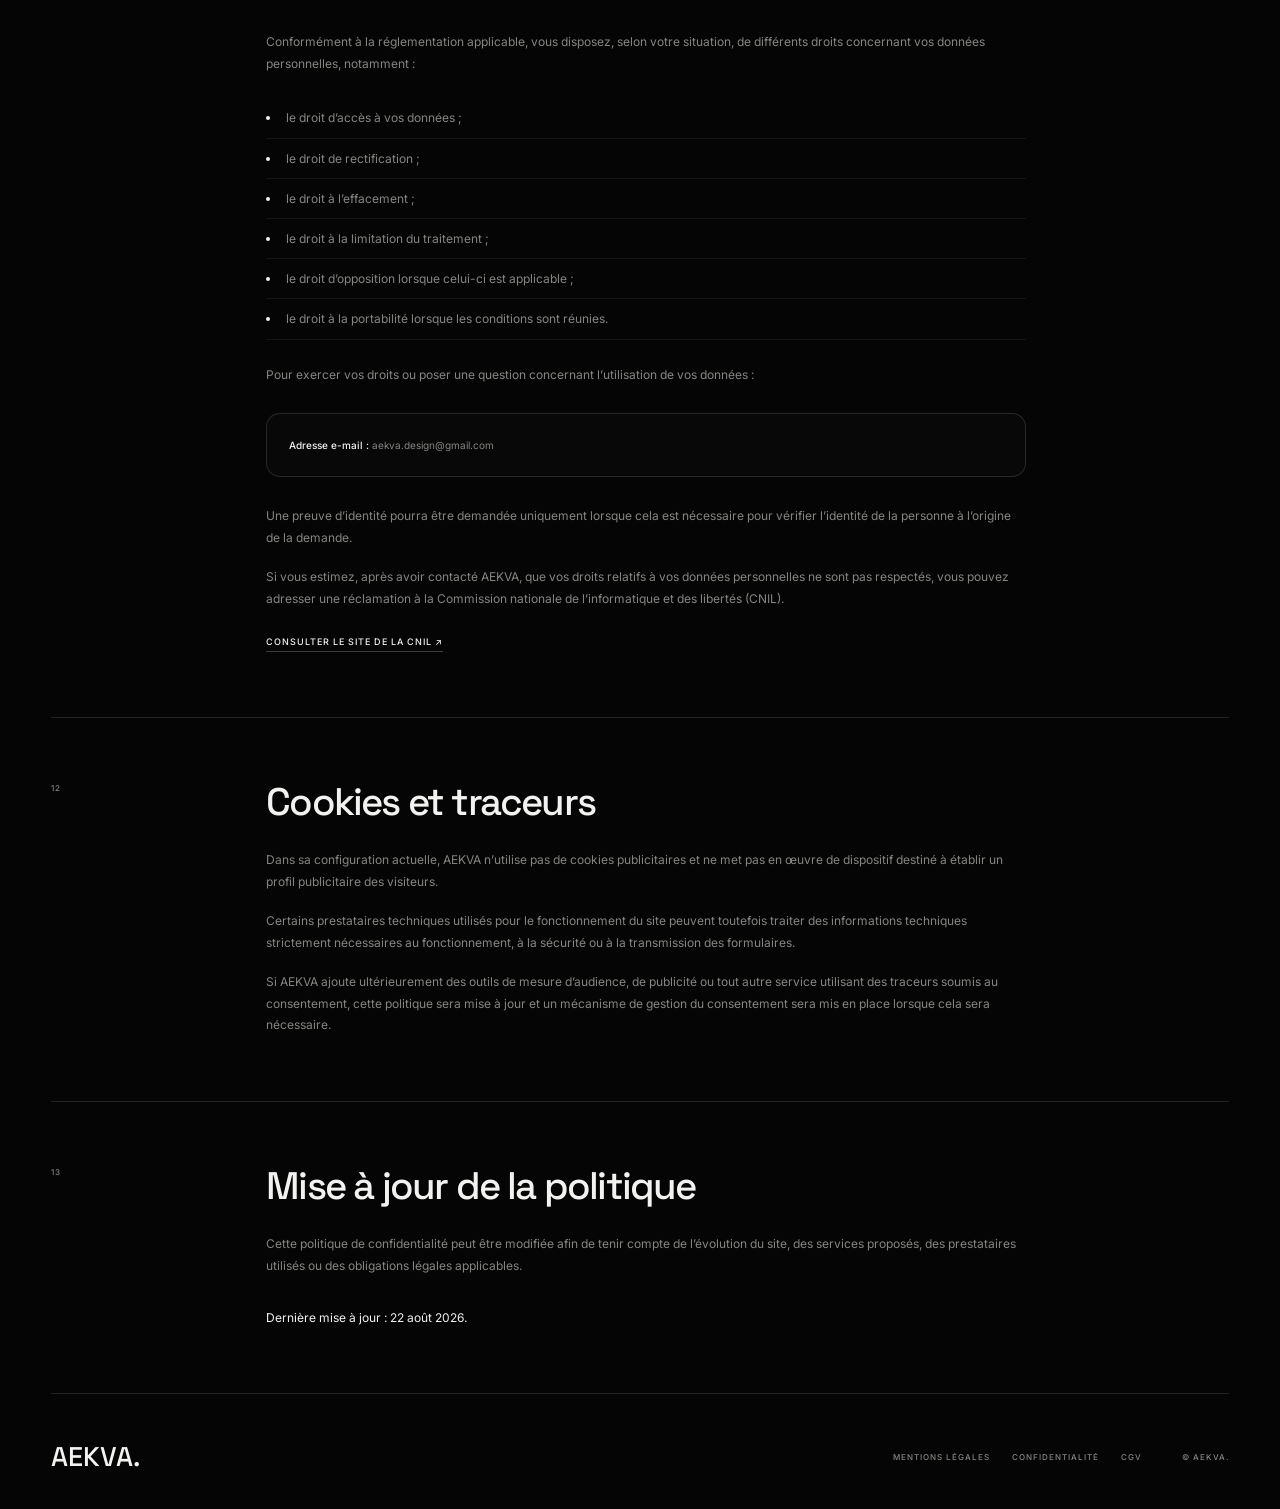
<file: confidentialite.html>
<!DOCTYPE html>
<html lang="fr">

<head>
    <meta charset="UTF-8" />

    <meta
        name="viewport"
        content="width=device-width, initial-scale=1.0"
    />

    <title>Politique de confidentialité — AEKVA.</title>

    <meta
        name="description"
        content="Politique de confidentialité et gestion des données personnelles du site AEKVA."
    />

    <meta
        name="robots"
        content="noindex, follow"
    />

    <meta
        name="theme-color"
        content="#050505"
    />

    <link
        rel="icon"
        type="image/png"
        href="images/favicon.png"
    />

    <link
        rel="stylesheet"
        href="style.css"
    />
</head>


<body class="legal-page">

    <!-- =========================
         HEADER
    ========================== -->

    <header class="legal-header">

        <a
            href="index.html"
            class="brand"
            aria-label="AEKVA - Retour à l'accueil"
        >
            AEKVA.
        </a>

        <a
            href="index.html"
            class="legal-back"
        >
            ← Retour au site
        </a>

    </header>


    <main class="legal-main">

        <!-- =========================
             INTRO
        ========================== -->

        <section class="legal-hero">

            <span class="section-label">
                Données personnelles
            </span>

            <h1>
                POLITIQUE DE<br />
                CONFIDENTIALITÉ.
            </h1>

            <p class="legal-intro">
                Cette page explique quelles données peuvent être collectées
                lorsque vous utilisez le site AEKVA, pourquoi elles sont
                utilisées, pendant combien de temps elles sont conservées
                et quels sont vos droits.
            </p>

        </section>


        <!-- =========================
             CONTENU
        ========================== -->

        <section class="legal-content">

            <!-- RESPONSABLE -->

            <article class="legal-section">

                <span class="legal-number">
                    01
                </span>

                <div class="legal-text">

                    <h2>
                        Responsable du traitement
                    </h2>

                    <p>
                        Les données personnelles collectées via le site
                        AEKVA sont traitées sous la responsabilité de
                        l’éditeur du site.
                    </p>

                    <div class="legal-placeholder">

                        <p>
                            <strong>Responsable :</strong>
                            Baptiste TITRENT — Entrepreneur individuel
                        </p>

                        <p>
                            <strong>Nom commercial :</strong>
                            AEKVA
                        </p>

                        <p>
                            <strong>Adresse :</strong>
                            51 route de Lavérune,
                            34070 Montpellier, France
                        </p>

                        <p>
                            <strong>Adresse e-mail :</strong>
                            aekva.design@gmail.com
                        </p>

                    </div>

                </div>

            </article>


            <!-- DONNÉES COLLECTÉES -->

            <article class="legal-section">

                <span class="legal-number">
                    02
                </span>

                <div class="legal-text">

                    <h2>
                        Données collectées
                    </h2>

                    <p>
                        Lorsque vous utilisez le formulaire de contact
                        ou de demande de projet, les informations suivantes
                        peuvent notamment être collectées :
                    </p>

                    <ul>
                        <li>nom ou nom de l’entreprise ;</li>

                        <li>adresse e-mail ;</li>

                        <li>type de projet ;</li>

                        <li>budget envisagé ;</li>

                        <li>délai envisagé ;</li>

                        <li>
                            adresse du site internet existant,
                            lorsqu’elle est renseignée ;
                        </li>

                        <li>
                            contenu du message et informations
                            relatives au projet.
                        </li>
                    </ul>

                    <p>
                        Certaines données techniques peuvent également
                        être traitées automatiquement lors de l’utilisation
                        du site ou de l’envoi du formulaire, notamment
                        l’adresse IP, le type de navigateur ou certaines
                        informations nécessaires à la sécurité et au bon
                        fonctionnement des services utilisés.
                    </p>

                </div>

            </article>


            <!-- FINALITÉS -->

            <article class="legal-section">

                <span class="legal-number">
                    03
                </span>

                <div class="legal-text">

                    <h2>
                        Finalités du traitement
                    </h2>

                    <p>
                        Les données communiquées à AEKVA sont utilisées
                        afin de :
                    </p>

                    <ul>
                        <li>recevoir et comprendre votre demande ;</li>

                        <li>vous recontacter ;</li>

                        <li>échanger au sujet de votre projet ;</li>

                        <li>
                            évaluer la faisabilité et les besoins
                            liés à votre projet ;
                        </li>

                        <li>
                            préparer, lorsque cela est pertinent,
                            une proposition commerciale ou un devis ;
                        </li>

                        <li>
                            assurer le suivi des échanges liés
                            à votre demande.
                        </li>
                    </ul>

                    <p>
                        Les données transmises via le formulaire ne sont
                        pas utilisées par AEKVA pour vous envoyer
                        des communications commerciales sans rapport
                        avec votre demande initiale.
                    </p>

                    <p>
                        AEKVA ne vend ni ne loue les données personnelles
                        transmises par les visiteurs du site.
                    </p>

                </div>

            </article>


            <!-- BASE JURIDIQUE -->

            <article class="legal-section">

                <span class="legal-number">
                    04
                </span>

                <div class="legal-text">

                    <h2>
                        Base juridique
                    </h2>

                    <p>
                        Lorsque vous contactez AEKVA afin d’obtenir
                        des informations, une estimation, un devis
                        ou d’échanger au sujet d’un projet, le traitement
                        de vos données repose principalement sur
                        l’exécution de mesures précontractuelles prises
                        à votre demande.
                    </p>

                    <p>
                        Certains traitements strictement nécessaires
                        au fonctionnement, à la sécurité du site ou
                        à la gestion des échanges peuvent également
                        reposer sur l’intérêt légitime d’AEKVA.
                    </p>

                    <p>
                        Lorsque des obligations légales imposent
                        la conservation de certaines informations,
                        leur traitement peut également reposer
                        sur le respect de ces obligations.
                    </p>

                </div>

            </article>


            <!-- CHAMPS OBLIGATOIRES -->

            <article class="legal-section">

                <span class="legal-number">
                    05
                </span>

                <div class="legal-text">

                    <h2>
                        Champs obligatoires
                    </h2>

                    <p>
                        Les champs identifiés comme obligatoires
                        dans le formulaire sont nécessaires pour permettre
                        à AEKVA de comprendre et de traiter correctement
                        votre demande.
                    </p>

                    <p>
                        En l’absence de ces informations, AEKVA peut
                        ne pas être en mesure de répondre à la demande
                        ou de préparer une proposition adaptée.
                    </p>

                    <p>
                        Les informations identifiées comme facultatives
                        peuvent être laissées vides.
                    </p>

                </div>

            </article>


            <!-- DESTINATAIRES -->

            <article class="legal-section">

                <span class="legal-number">
                    06
                </span>

                <div class="legal-text">

                    <h2>
                        Destinataires des données
                    </h2>

                    <p>
                        Les données transmises sont destinées
                        à AEKVA et ne sont accessibles qu’aux personnes
                        ou prestataires ayant besoin d’y accéder
                        dans le cadre du traitement de votre demande
                        ou du fonctionnement technique du site.
                    </p>

                    <p>
                        Le formulaire de contact utilise notamment
                        le service Formspree pour assurer la réception
                        et la transmission des demandes.
                    </p>

                </div>

            </article>


            <!-- FORMSPREE -->

            <article class="legal-section">

                <span class="legal-number">
                    07
                </span>

                <div class="legal-text">

                    <h2>
                        Formspree
                    </h2>

                    <p>
                        AEKVA utilise le service Formspree afin de
                        transmettre et gérer les informations envoyées
                        depuis le formulaire du site.
                    </p>

                    <p>
                        Les données saisies dans le formulaire sont donc
                        transmises à Formspree et peuvent être stockées
                        dans le compte Formspree utilisé par AEKVA
                        afin d’assurer la réception et la gestion
                        des demandes.
                    </p>

                    <p>
                        Formspree peut également traiter certaines
                        données techniques, telles que l’adresse IP
                        ou les informations relatives au navigateur,
                        notamment à des fins de fonctionnement
                        et de sécurité du service.
                    </p>

                    <a
                        href="https://formspree.io/legal/privacy-policy/"
                        class="legal-link"
                        target="_blank"
                        rel="noopener noreferrer"
                    >
                        Consulter la politique de confidentialité
                        de Formspree ↗
                    </a>

                </div>

            </article>


            <!-- CONSERVATION -->

            <article class="legal-section">

                <span class="legal-number">
                    08
                </span>

                <div class="legal-text">

                    <h2>
                        Durée de conservation
                    </h2>

                    <p>
                        Les données relatives aux demandes de contact
                        ou de projet sont conservées pendant la durée
                        nécessaire au traitement de la demande
                        et au suivi des échanges.
                    </p>

                    <p>
                        Lorsqu’une demande n’aboutit pas à une relation
                        contractuelle, les données peuvent être conservées
                        pendant une durée maximale de trois ans à compter
                        du dernier contact émanant de la personne concernée,
                        sauf demande d’effacement formulée auparavant
                        ou nécessité légale de les conserver.
                    </p>

                    <p>
                        Lorsqu’un projet donne lieu à une relation
                        contractuelle, certaines données peuvent être
                        conservées pendant toute la durée de cette relation
                        puis archivées pendant les durées imposées
                        par les obligations légales, comptables
                        ou fiscales applicables.
                    </p>

                </div>

            </article>


            <!-- TRANSFERTS -->

            <article class="legal-section">

                <span class="legal-number">
                    09
                </span>

                <div class="legal-text">

                    <h2>
                        Transferts hors Union européenne
                    </h2>

                    <p>
                        Le service Formspree utilisé pour le formulaire
                        repose notamment sur une infrastructure située
                        aux États-Unis.
                    </p>

                    <p>
                        L’utilisation de ce prestataire peut donc entraîner
                        un transfert ou un traitement de certaines données
                        personnelles en dehors de l’Espace économique européen.
                    </p>

                    <p>
                        Formspree indique encadrer les transferts concernés
                        conformément aux mécanismes prévus par la réglementation
                        applicable, notamment au moyen des clauses contractuelles
                        types de la Commission européenne lorsque celles-ci
                        sont nécessaires.
                    </p>

                </div>

            </article>


            <!-- SÉCURITÉ -->

            <article class="legal-section">

                <span class="legal-number">
                    10
                </span>

                <div class="legal-text">

                    <h2>
                        Sécurité des données
                    </h2>

                    <p>
                        AEKVA met en œuvre des mesures raisonnables
                        afin de protéger les données personnelles
                        contre l’accès non autorisé, la modification,
                        la perte ou la divulgation.
                    </p>

                    <p>
                        Les prestataires techniques utilisés pour
                        l’exploitation du site mettent également
                        en œuvre leurs propres mesures de sécurité.
                    </p>

                    <p>
                        Malgré ces précautions, aucun système
                        de transmission ou de stockage de données
                        ne peut garantir une sécurité absolue.
                    </p>

                </div>

            </article>


            <!-- DROITS -->

            <article class="legal-section">

                <span class="legal-number">
                    11
                </span>

                <div class="legal-text">

                    <h2>
                        Vos droits
                    </h2>

                    <p>
                        Conformément à la réglementation applicable,
                        vous disposez, selon votre situation,
                        de différents droits concernant vos données
                        personnelles, notamment :
                    </p>

                    <ul>
                        <li>le droit d’accès à vos données ;</li>

                        <li>le droit de rectification ;</li>

                        <li>le droit à l’effacement ;</li>

                        <li>le droit à la limitation du traitement ;</li>

                        <li>
                            le droit d’opposition lorsque celui-ci
                            est applicable ;
                        </li>

                        <li>
                            le droit à la portabilité lorsque
                            les conditions sont réunies.
                        </li>
                    </ul>

                    <p>
                        Pour exercer vos droits ou poser une question
                        concernant l’utilisation de vos données :
                    </p>

                    <div class="legal-placeholder">

                        <p>
                            <strong>Adresse e-mail :</strong>
                            aekva.design@gmail.com
                        </p>

                    </div>

                    <p>
                        Une preuve d’identité pourra être demandée
                        uniquement lorsque cela est nécessaire pour
                        vérifier l’identité de la personne à l’origine
                        de la demande.
                    </p>

                    <p>
                        Si vous estimez, après avoir contacté AEKVA,
                        que vos droits relatifs à vos données personnelles
                        ne sont pas respectés, vous pouvez adresser
                        une réclamation à la Commission nationale
                        de l’informatique et des libertés (CNIL).
                    </p>

                    <a
                        href="https://www.cnil.fr/"
                        class="legal-link"
                        target="_blank"
                        rel="noopener noreferrer"
                    >
                        Consulter le site de la CNIL ↗
                    </a>

                </div>

            </article>


            <!-- COOKIES -->

            <article class="legal-section">

                <span class="legal-number">
                    12
                </span>

                <div class="legal-text">

                    <h2>
                        Cookies et traceurs
                    </h2>

                    <p>
                        Dans sa configuration actuelle, AEKVA
                        n’utilise pas de cookies publicitaires
                        et ne met pas en œuvre de dispositif destiné
                        à établir un profil publicitaire des visiteurs.
                    </p>

                    <p>
                        Certains prestataires techniques utilisés
                        pour le fonctionnement du site peuvent toutefois
                        traiter des informations techniques strictement
                        nécessaires au fonctionnement, à la sécurité
                        ou à la transmission des formulaires.
                    </p>

                    <p>
                        Si AEKVA ajoute ultérieurement des outils
                        de mesure d’audience, de publicité ou tout
                        autre service utilisant des traceurs soumis
                        au consentement, cette politique sera mise
                        à jour et un mécanisme de gestion du consentement
                        sera mis en place lorsque cela sera nécessaire.
                    </p>

                </div>

            </article>


            <!-- MISE À JOUR -->

            <article class="legal-section">

                <span class="legal-number">
                    13
                </span>

                <div class="legal-text">

                    <h2>
                        Mise à jour de la politique
                    </h2>

                    <p>
                        Cette politique de confidentialité peut être
                        modifiée afin de tenir compte de l’évolution
                        du site, des services proposés, des prestataires
                        utilisés ou des obligations légales applicables.
                    </p>

                    <p class="legal-date">
                        Dernière mise à jour : 22 août 2026.
                    </p>

                </div>

            </article>

        </section>

    </main>


    <!-- =========================
         FOOTER
    ========================== -->

    <footer class="legal-footer">

        <a
            href="index.html"
            class="footer-brand"
        >
            AEKVA.
        </a>

        <div class="legal-footer-links">

            <a href="mentions-legales.html">
                Mentions légales
            </a>

            <a href="confidentialite.html">
                Confidentialité
            </a>

            <a href="cgv.html">
              CGV
          </a>

        </div>

        <p>
            © AEKVA.
        </p>

    </footer>

</body>

</html>
</file>
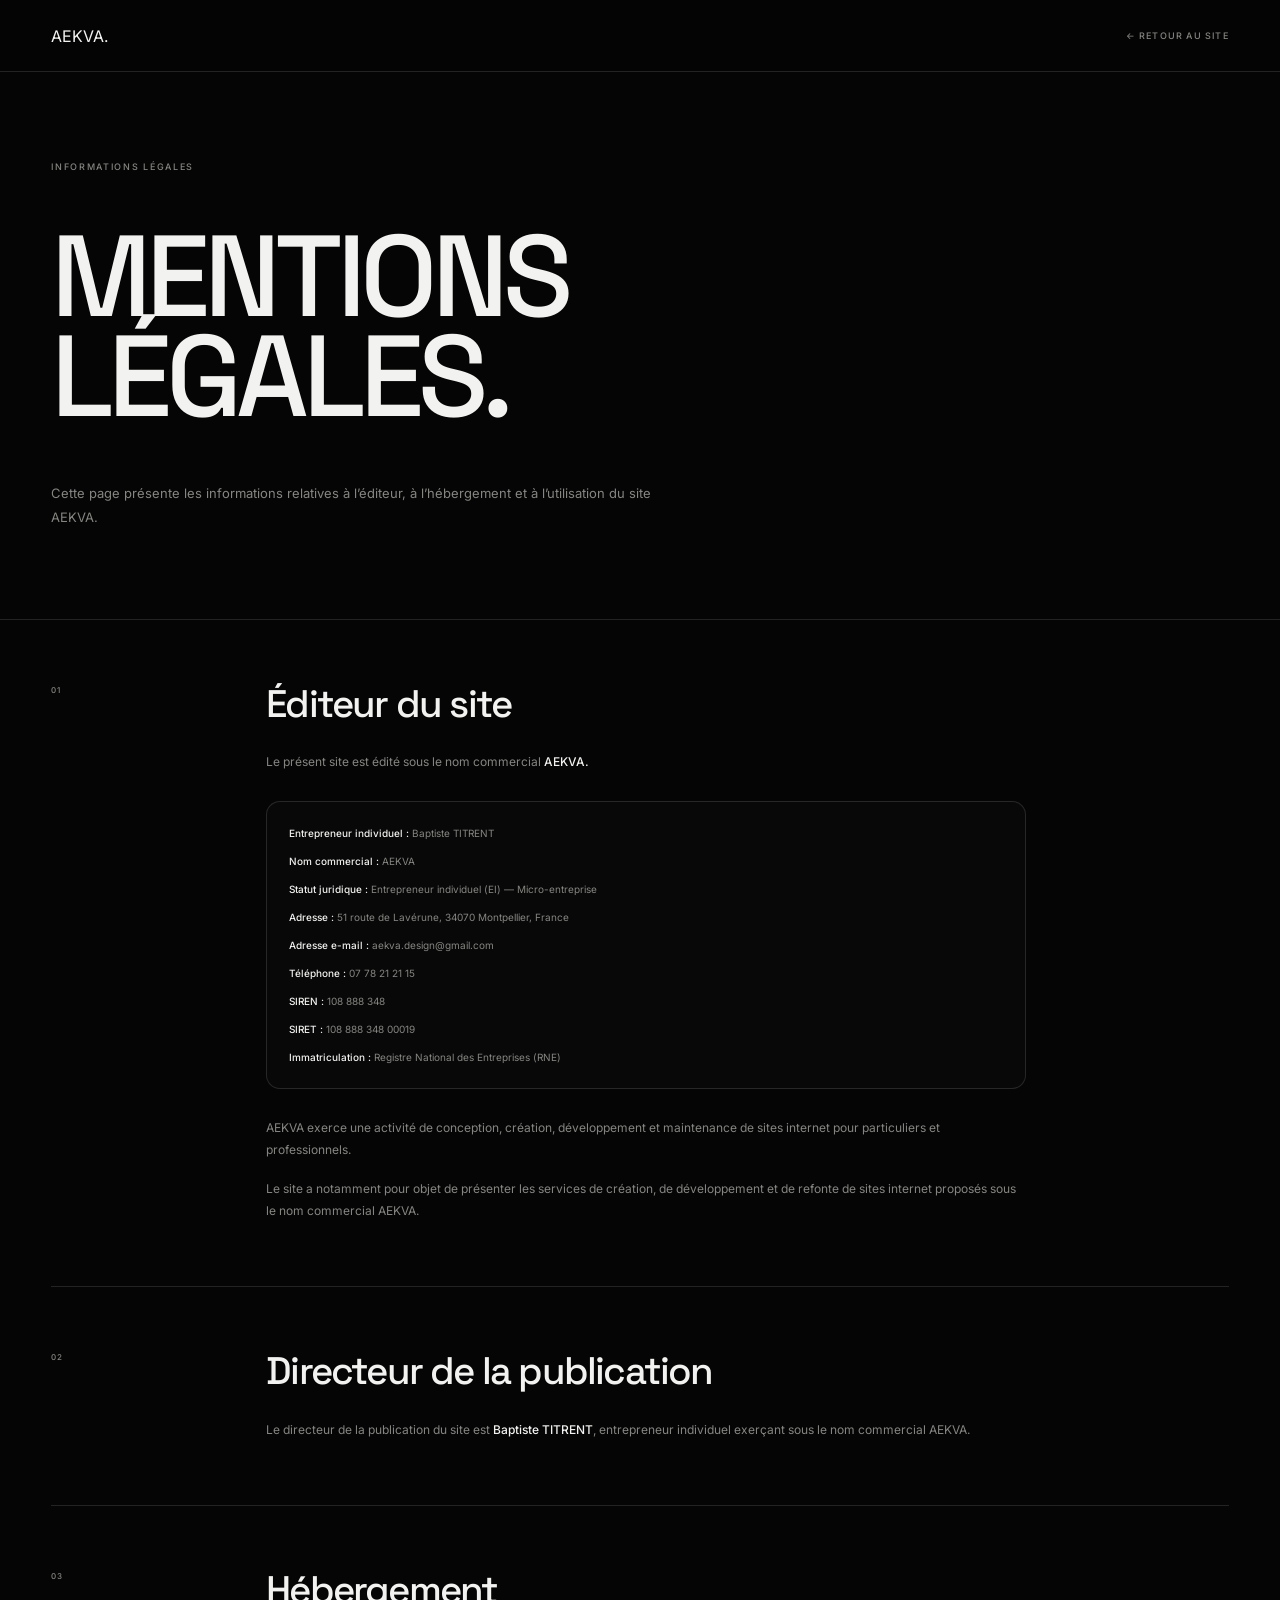
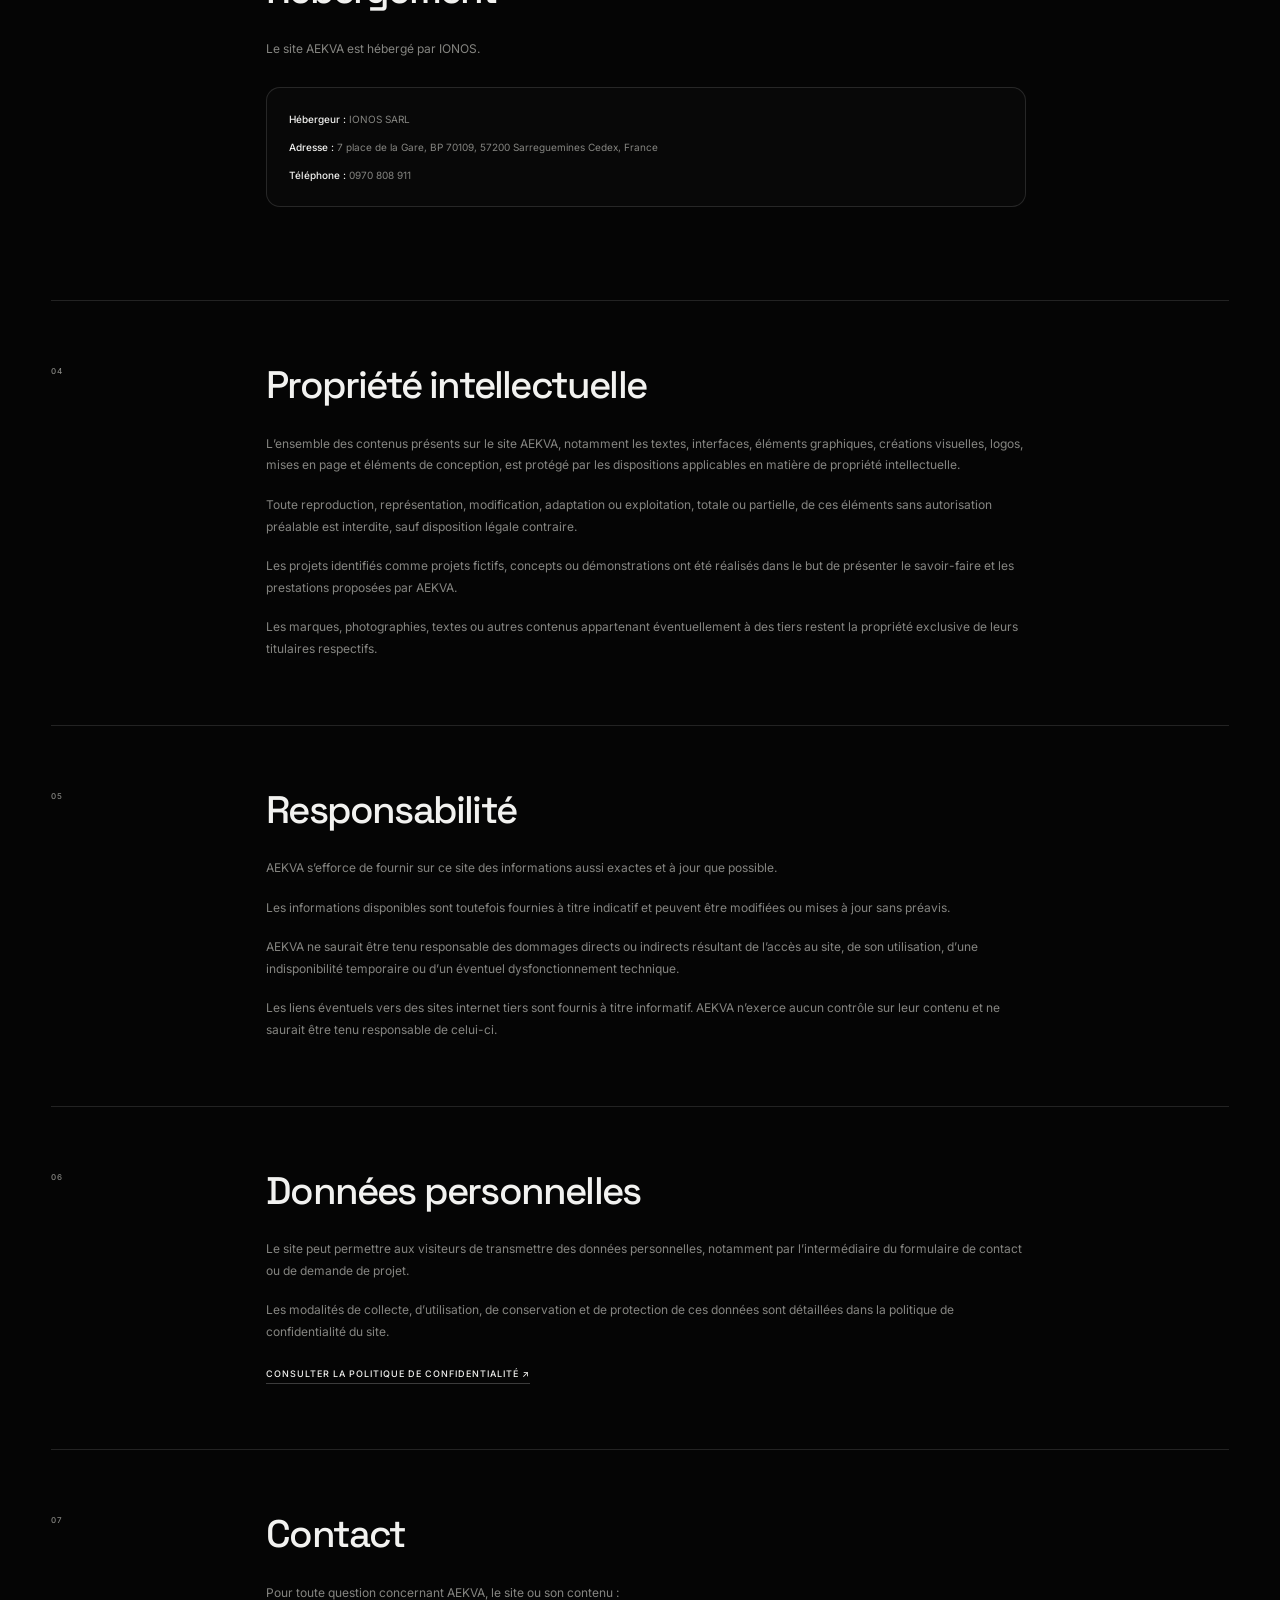
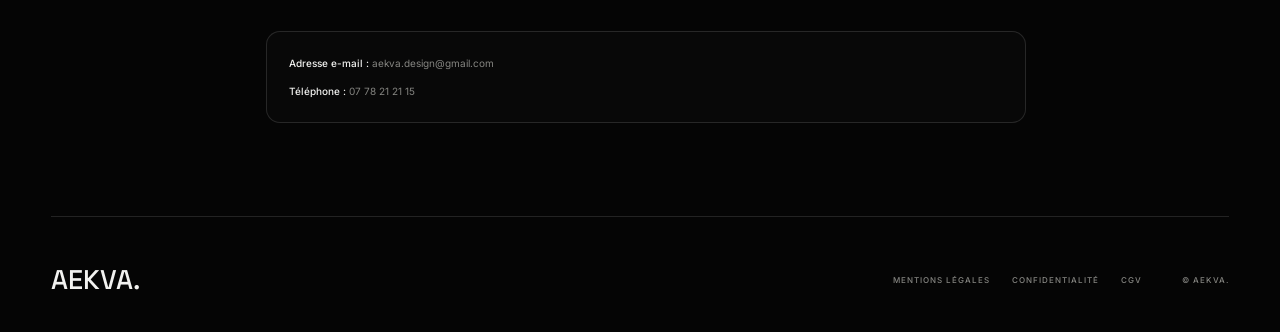
<file: mentions-legales.html>
<!DOCTYPE html>
<html lang="fr">

<head>
    <meta charset="UTF-8">

    <meta
        name="viewport"
        content="width=device-width, initial-scale=1.0"
    >

    <title>Mentions légales — AEKVA.</title>

    <meta
        name="description"
        content="Mentions légales du site AEKVA."
    >

    <meta
        name="robots"
        content="noindex, follow"
    >

    <meta
        name="theme-color"
        content="#050505"
    >

    <link
        rel="icon"
        type="image/png"
        href="images/favicon.png"
    >

    <link
        rel="stylesheet"
        href="style.css"
    >
</head>


<body class="legal-page">

    <!-- =========================
         HEADER
    ========================== -->

    <header class="legal-header">

        <a
            href="index.html"
            class="brand"
            aria-label="AEKVA - Retour à l'accueil"
        >
            AEKVA.
        </a>

        <a
            href="index.html"
            class="legal-back"
        >
            ← Retour au site
        </a>

    </header>


    <main class="legal-main">

        <!-- =========================
             INTRO
        ========================== -->

        <section class="legal-hero">

            <span class="section-label">
                Informations légales
            </span>

            <h1>
                MENTIONS<br>
                LÉGALES.
            </h1>

            <p class="legal-intro">
                Cette page présente les informations relatives
                à l’éditeur, à l’hébergement et à l’utilisation
                du site AEKVA.
            </p>

        </section>


        <!-- =========================
             CONTENU
        ========================== -->

        <section class="legal-content">

            <!-- ÉDITEUR -->

            <article class="legal-section">

                <span class="legal-number">
                    01
                </span>

                <div class="legal-text">

                    <h2>
                        Éditeur du site
                    </h2>

                    <p>
                        Le présent site est édité sous le nom commercial
                        <strong>AEKVA.</strong>
                    </p>

                    <div class="legal-placeholder">

                        <p>
                            <strong>Entrepreneur individuel :</strong>
                            Baptiste TITRENT
                        </p>

                        <p>
                            <strong>Nom commercial :</strong>
                            AEKVA
                        </p>

                        <p>
                            <strong>Statut juridique :</strong>
                            Entrepreneur individuel (EI) — Micro-entreprise
                        </p>

                        <p>
                            <strong>Adresse :</strong>
                            51 route de Lavérune, 34070 Montpellier, France
                        </p>

                        <p>
                            <strong>Adresse e-mail :</strong>
                            aekva.design@gmail.com
                        </p>

                        <p>
                            <strong>Téléphone :</strong>
                            07 78 21 21 15
                        </p>

                        <p>
                            <strong>SIREN :</strong>
                            108 888 348
                        </p>

                        <p>
                            <strong>SIRET :</strong>
                            108 888 348 00019
                        </p>

                        <p>
                            <strong>Immatriculation :</strong>
                            Registre National des Entreprises (RNE)
                        </p>

                    </div>

                    <p>
                        AEKVA exerce une activité de conception,
                        création, développement et maintenance
                        de sites internet pour particuliers
                        et professionnels.
                    </p>

                    <p>
                        Le site a notamment pour objet de présenter
                        les services de création, de développement
                        et de refonte de sites internet proposés
                        sous le nom commercial AEKVA.
                    </p>

                </div>

            </article>


            <!-- DIRECTEUR DE PUBLICATION -->

            <article class="legal-section">

                <span class="legal-number">
                    02
                </span>

                <div class="legal-text">

                    <h2>
                        Directeur de la publication
                    </h2>

                    <p>
                        Le directeur de la publication du site
                        est <strong>Baptiste TITRENT</strong>,
                        entrepreneur individuel exerçant
                        sous le nom commercial AEKVA.
                    </p>

                </div>

            </article>


            <!-- HÉBERGEMENT -->

            <article class="legal-section">

                <span class="legal-number">
                    03
                </span>
            
                <div class="legal-text">
            
                    <h2>
                        Hébergement
                    </h2>
            
                    <p>
                        Le site AEKVA est hébergé par IONOS.
                    </p>
            
                    <div class="legal-placeholder">
            
                        <p>
                            <strong>Hébergeur :</strong>
                            IONOS SARL
                        </p>
            
                        <p>
                            <strong>Adresse :</strong>
                            7 place de la Gare,
                            BP 70109,
                            57200 Sarreguemines Cedex,
                            France
                        </p>
            
                        <p>
                            <strong>Téléphone :</strong>
                            0970 808 911
                        </p>
            
                    </div>
            
                </div>
            
            </article>


            <!-- PROPRIÉTÉ INTELLECTUELLE -->

            <article class="legal-section">

                <span class="legal-number">
                    04
                </span>

                <div class="legal-text">

                    <h2>
                        Propriété intellectuelle
                    </h2>

                    <p>
                        L’ensemble des contenus présents sur le site AEKVA,
                        notamment les textes, interfaces, éléments graphiques,
                        créations visuelles, logos, mises en page et éléments
                        de conception, est protégé par les dispositions
                        applicables en matière de propriété intellectuelle.
                    </p>

                    <p>
                        Toute reproduction, représentation, modification,
                        adaptation ou exploitation, totale ou partielle,
                        de ces éléments sans autorisation préalable
                        est interdite, sauf disposition légale contraire.
                    </p>

                    <p>
                        Les projets identifiés comme projets fictifs,
                        concepts ou démonstrations ont été réalisés
                        dans le but de présenter le savoir-faire
                        et les prestations proposées par AEKVA.
                    </p>

                    <p>
                        Les marques, photographies, textes ou autres contenus
                        appartenant éventuellement à des tiers restent
                        la propriété exclusive de leurs titulaires respectifs.
                    </p>

                </div>

            </article>


            <!-- RESPONSABILITÉ -->

            <article class="legal-section">

                <span class="legal-number">
                    05
                </span>

                <div class="legal-text">

                    <h2>
                        Responsabilité
                    </h2>

                    <p>
                        AEKVA s’efforce de fournir sur ce site
                        des informations aussi exactes et à jour
                        que possible.
                    </p>

                    <p>
                        Les informations disponibles sont toutefois
                        fournies à titre indicatif et peuvent être
                        modifiées ou mises à jour sans préavis.
                    </p>

                    <p>
                        AEKVA ne saurait être tenu responsable
                        des dommages directs ou indirects résultant
                        de l’accès au site, de son utilisation,
                        d’une indisponibilité temporaire ou
                        d’un éventuel dysfonctionnement technique.
                    </p>

                    <p>
                        Les liens éventuels vers des sites internet tiers
                        sont fournis à titre informatif. AEKVA n’exerce
                        aucun contrôle sur leur contenu et ne saurait
                        être tenu responsable de celui-ci.
                    </p>

                </div>

            </article>


            <!-- DONNÉES PERSONNELLES -->

            <article class="legal-section">

                <span class="legal-number">
                    06
                </span>

                <div class="legal-text">

                    <h2>
                        Données personnelles
                    </h2>

                    <p>
                        Le site peut permettre aux visiteurs
                        de transmettre des données personnelles,
                        notamment par l’intermédiaire du formulaire
                        de contact ou de demande de projet.
                    </p>

                    <p>
                        Les modalités de collecte, d’utilisation,
                        de conservation et de protection de ces données
                        sont détaillées dans la politique
                        de confidentialité du site.
                    </p>

                    <a
                        href="confidentialite.html"
                        class="legal-link"
                    >
                        Consulter la politique de confidentialité ↗
                    </a>

                </div>

            </article>


            <!-- CONTACT -->

            <article class="legal-section">

                <span class="legal-number">
                    07
                </span>

                <div class="legal-text">

                    <h2>
                        Contact
                    </h2>

                    <p>
                        Pour toute question concernant AEKVA,
                        le site ou son contenu :
                    </p>

                    <div class="legal-placeholder">

                        <p>
                            <strong>Adresse e-mail :</strong>
                            aekva.design@gmail.com
                        </p>

                        <p>
                            <strong>Téléphone :</strong>
                            07 78 21 21 15
                        </p>

                    </div>

                </div>

            </article>

        </section>

    </main>


    <!-- =========================
         FOOTER
    ========================== -->

    <footer class="legal-footer">

        <a
            href="index.html"
            class="footer-brand"
        >
            AEKVA.
        </a>

        <div class="legal-footer-links">

            <a href="mentions-legales.html">
                Mentions légales
            </a>

            <a href="confidentialite.html">
                Confidentialité
            </a>

            <a href="cgv.html">
                CGV
            </a>

        </div>

        <p>
            © AEKVA.
        </p>

    </footer>

</body>

</html>
</file>
<file: style.css>
@import url("https://fonts.googleapis.com/css2?family=Inter:wght@300;400;500;600&family=Manrope:wght@300;400;500&family=Space+Grotesk:wght@400;500;600&display=swap");

:root {
  --bg: #050505;
  --panel: #0d0d0d;
  --text: #f2f2f0;
  --muted: #858581;
  --line: rgba(255, 255, 255, 0.12);
  --line-strong: rgba(255, 255, 255, 0.22);
  --accent: #8a6cff;
}

* {
  margin: 0;
  padding: 0;
  box-sizing: border-box;
}

html {
  scroll-behavior: smooth;
}

body {
  font-family: "Inter", sans-serif;
  background: var(--bg);
  color: var(--text);
  overflow-x: hidden;
}

body.modal-open,
body.menu-open {
  overflow: hidden;
}

a {
  color: inherit;
  text-decoration: none;
}

button,
input,
select,
textarea {
  font: inherit;
}

button {
  color: inherit;
}

img {
  display: block;
  max-width: 100%;
}

section {
  scroll-margin-top: 90px;
}


/* =========================
   HEADER
========================= */

.site-header {
  position: fixed;
  top: 0;
  left: 0;
  z-index: 1000;

  width: 100%;
  min-height: 78px;

  padding: 0 4%;

  display: grid;

  grid-template-columns:
    180px
    1fr
    auto;

  align-items: center;

  gap: 40px;

  background: transparent;

  transition: background 0.4s ease;
}

.site-header::after {
  content: "";

  position: absolute;
  left: 0;
  top: 100%;

  width: 100%;
  height: 36px;

  pointer-events: none;

  backdrop-filter: blur(12px);
  -webkit-backdrop-filter: blur(12px);

  background: linear-gradient(
    to bottom,
    rgba(255, 255, 255, 0.07) 0%,
    rgba(255, 255, 255, 0.025) 45%,
    rgba(255, 255, 255, 0) 100%
  );

  opacity: 0;

  transition: opacity 0.3s ease;
}

.site-header.is-scrolled::after {
  opacity: 1;
}

.site-header.is-scrolled {
  background: rgba(5, 5, 5, 0.88);

  backdrop-filter: blur(16px);
  -webkit-backdrop-filter: blur(16px);
}

.main-nav {
  display: flex;

  justify-content: center;
  align-items: center;

  gap: 30px;
}

.main-nav a {
  color: var(--muted);

  font-size: 10px;
  font-weight: 500;

  text-transform: uppercase;

  letter-spacing: 1.4px;

  transition: color 0.25s ease;
}

.main-nav a:hover {
  color: var(--text);
}

.header-contact {
  padding-bottom: 3px;

  border-bottom: 1px solid var(--text);

  font-size: 10px;
  font-weight: 500;

  text-transform: uppercase;

  letter-spacing: 1.2px;
}

.menu-toggle {
  display: none;
}


/* =========================
   HERO
========================= */

.hero {
  min-height: auto;

  padding: 130px 4% 95px;

  display: flex;
  flex-direction: column;

  border-bottom: 1px solid var(--line);
}

.hero-top {
  display: flex;
  justify-content: space-between;

  color: var(--muted);

  font-size: 9px;
  font-weight: 500;

  text-transform: uppercase;

  letter-spacing: 1.6px;
}

.hero-content {
  margin-top: clamp(75px, 8vh, 110px);
}

.hero h1 {
  max-width: 1300px;

  font-family: "Space Grotesk", sans-serif;

  font-size: clamp(62px, 8.3vw, 132px);

  line-height: 0.9;

  font-weight: 500;

  letter-spacing: -5px;

  animation: hero-title-slide 1.1s cubic-bezier(0.22, 0.61, 0.36, 1)
    both;
}

@keyframes hero-title-slide {
  from {
    opacity: 0;
    transform: translateX(120px);
  }

  to {
    opacity: 1;
    transform: translateX(0);
  }
}

.hero-bottom {
  margin-top: 55px;

  padding-top: 28px;

  display: grid;

  grid-template-columns:
    1fr
    auto;

  gap: 60px;

  border-top: 1px solid var(--line);
}

.hero-bottom p {
  max-width: 680px;

  font-family: "Manrope", sans-serif;

  color: rgba(242, 242, 240, 0.68);

  font-size: 16px;
  font-weight: 300;

  line-height: 1.8;

  letter-spacing: -0.15px;
}

.hero-link {
  align-self: start;

  font-size: 10px;
  font-weight: 500;

  text-transform: uppercase;

  letter-spacing: 1.2px;
}


/* =========================
   GLOBAL
========================= */

.section-label {
  color: var(--muted);

  font-size: 9px;
  font-weight: 500;

  text-transform: uppercase;

  letter-spacing: 1.7px;
}

.section-head {
  display: grid;

  grid-template-columns:
    180px
    1fr;

  gap: 40px;

  margin-bottom: 70px;
}

.section-head h2 {
  max-width: 1000px;

  font-family: "Space Grotesk", sans-serif;

  font-size: clamp(46px, 6vw, 90px);

  line-height: 0.95;

  font-weight: 500;

  letter-spacing: -4px;
}

.section-head-content {
  display: flex;
  flex-direction: column;
  align-items: flex-start;
}

.section-head-content p {
  margin-top: 22px;

  max-width: 560px;

  color: var(--muted);

  font-size: 14px;

  line-height: 1.6;
}


/* =========================
   PROJECTS
========================= */

.projects {
  padding: 100px 4% 95px;

  border-bottom: 1px solid var(--line);

  overflow: hidden;
}

.projects-header {
  display: flex;

  align-items: center;
  justify-content: space-between;

  margin-bottom: 20px;
}

.projects-count {
  color: var(--muted);

  font-size: 9px;
  font-weight: 500;

  text-transform: uppercase;

  letter-spacing: 1.5px;
}

.projects-intro {
  margin-bottom: 55px;
}

.projects-intro p {
  max-width: 520px;

  color: var(--muted);

  font-size: 10px;

  line-height: 1.7;
}


/* =========================
   CARROUSEL
========================= */

.project-carousel {
  width: 100%;
}

.project-stage {
  position: relative;

  width: 100%;

  height: clamp(330px, 38vw, 500px);

  perspective: 1400px;
}

.project-card {
  position: absolute;

  top: 0;
  left: 50%;

  width: min(58vw, 760px);

  opacity: 0;

  pointer-events: none;

  transform: translateX(-50%) scale(0.72);

  filter: blur(5px) brightness(0.45);

  transition:
    transform 0.75s cubic-bezier(0.22, 0.61, 0.36, 1),
    filter 0.75s cubic-bezier(0.22, 0.61, 0.36, 1),
    opacity 0.65s ease;
}

.project-card.is-active {
  z-index: 3;

  opacity: 1;

  pointer-events: auto;

  transform:
    translateX(-50%)
    translateZ(80px)
    scale(1);

  filter: blur(0) brightness(1);
}

.project-card.is-prev {
  z-index: 2;

  opacity: 0.46;

  pointer-events: auto;

  transform:
    translateX(-118%)
    translateZ(-120px)
    scale(0.78)
    rotateY(5deg);

  filter: blur(2.5px) brightness(0.6);
}

.project-card.is-next {
  z-index: 2;

  opacity: 0.46;

  pointer-events: auto;

  transform:
    translateX(18%)
    translateZ(-120px)
    scale(0.78)
    rotateY(-5deg);

  filter: blur(2.5px) brightness(0.6);
}


@property --preview-angle {
  syntax: "<angle>";
  initial-value: 0deg;
  inherits: false;
}

.project-preview {
  position: relative;

  display: block;

  width: 100%;

  aspect-ratio: 16 / 9;

  padding: 0;

  overflow: hidden;

  border: 0;
  border-radius: 18px;

  background: var(--panel);

  color: var(--text);

  cursor: pointer;

  isolation: isolate;
}

.project-preview::before {
  content: "";

  position: absolute;

  inset: 0;

  z-index: 5;

  padding: 2px;

  border-radius: inherit;

  background: conic-gradient(
    from var(--preview-angle),
    transparent 0deg,
    transparent 270deg,
    rgba(255, 255, 255, 0.04) 286deg,
    rgba(255, 255, 255, 0.28) 308deg,
    rgba(255, 255, 255, 0.72) 330deg,
    #ffffff 342deg,
    rgba(255, 255, 255, 0.45) 352deg,
    transparent 360deg
  );

  -webkit-mask:
    linear-gradient(#000 0 0) content-box,
    linear-gradient(#000 0 0);

  mask:
    linear-gradient(#000 0 0) content-box,
    linear-gradient(#000 0 0);

  -webkit-mask-composite: xor;

  mask-composite: exclude;

  opacity: 0;

  pointer-events: none;
}

.project-card.is-active
  .project-preview:hover::before {
  animation:
    project-preview-glow
    1.7s
    cubic-bezier(0.45, 0, 0.25, 1)
    1
    forwards;
}

@keyframes project-preview-glow {
  0% {
    --preview-angle: 0deg;

    opacity: 0;
  }

  8% {
    opacity: 1;
  }

  88% {
    opacity: 1;
  }

  100% {
    --preview-angle: 360deg;

    opacity: 0;
  }
}

.project-preview img {
  position: relative;

  z-index: 1;

  width: 100%;
  height: 100%;

  object-fit: cover;
  object-position: top center;

  display: block;

  border-radius: 18px;

  transition:
    transform 0.6s
    cubic-bezier(0.22, 0.61, 0.36, 1);
}

.project-card.is-active
  .project-preview:hover img {
  transform: scale(1.015);
}

.preview-overlay {
  position: absolute;

  inset: 2px;

  z-index: 3;

  display: flex;

  align-items: center;
  justify-content: center;

  border-radius: 16px;

  background: rgba(0, 0, 0, 0.28);

  color: #ffffff;

  font-size: 9px;
  font-weight: 500;

  text-transform: uppercase;

  letter-spacing: 1.4px;

  opacity: 0;

  transition: opacity 0.3s ease;
}

.project-card.is-active
  .project-preview:hover
  .preview-overlay {
  opacity: 1;
}

.project-info {
  padding-top: 16px;

  display: flex;

  align-items: flex-end;
  justify-content: space-between;

  gap: 25px;

  transition:
    opacity 0.5s ease,
    transform 0.5s ease;
}

.project-card:not(.is-active)
  .project-info {
  opacity: 0;

  transform: translateY(8px);
}

.project-category {
  display: block;

  margin-bottom: 6px;

  color: var(--muted);

  font-size: 8px;
  font-weight: 500;

  text-transform: uppercase;

  letter-spacing: 1.3px;
}

.project-info h2 {
  font-family: "Space Grotesk", sans-serif;

  font-size: clamp(24px, 3vw, 36px);

  line-height: 1;

  font-weight: 500;

  letter-spacing: -1.5px;
}

.project-open {
  padding: 0 0 3px;

  border: 0;

  border-bottom:
    1px solid var(--line-strong);

  background: transparent;

  color: var(--muted);

  font-size: 9px;
  font-weight: 500;

  text-transform: uppercase;

  letter-spacing: 1px;

  cursor: pointer;

  transition:
    color 0.25s ease,
    border-color 0.25s ease;
}

.project-open:hover {
  color: var(--text);

  border-color: var(--text);
}

.carousel-controls {
  max-width: 760px;

  margin: 34px auto 0;

  display: grid;

  grid-template-columns:
    auto
    auto
    1fr
    auto;

  align-items: center;

  gap: 22px;
}

.carousel-arrow {
  width: 48px;
  height: 48px;

  border: 1px solid var(--line);

  background: transparent;

  color: var(--text);

  font-size: 18px;

  cursor: pointer;

  transition:
    background 0.25s ease,
    color 0.25s ease,
    border-color 0.25s ease;
}

.carousel-arrow:hover {
  background: var(--text);

  color: var(--bg);

  border-color: var(--text);
}

.carousel-status {
  display: flex;

  gap: 5px;

  color: var(--muted);

  font-size: 9px;

  letter-spacing: 1px;
}

.carousel-current {
  color: var(--text);
}

.carousel-progress {
  display: flex;

  align-items: center;

  gap: 7px;
}

.carousel-dot {
  display: block;

  width: 25px;
  height: 1px;

  background:
    rgba(255, 255, 255, 0.18);

  transition:
    width 0.4s ease,
    background 0.4s ease;
}

.carousel-dot.active {
  width: 42px;

  background: var(--text);
}


/* =========================
   SERVICES
========================= */

.services {
  padding: 90px 4% 105px;

  border-bottom: 1px solid var(--line);
}

.services .section-head {
  margin-bottom: 55px;
}

.services-grid {
  display: grid;

  grid-template-columns:
    repeat(3, minmax(0, 1fr));

  gap: 14px;
}

.service-card {
  position: relative;

  min-height: 205px;

  padding: 23px;

  display: flex;

  flex-direction: column;

  justify-content: space-between;

  overflow: hidden;

  border: 1px solid var(--line);

  border-radius: 18px;

  background:
    linear-gradient(
      145deg,
      rgba(255, 255, 255, 0.018),
      rgba(255, 255, 255, 0)
    ),
    #080808;

  transition:
    transform 0.4s
      cubic-bezier(0.22, 0.61, 0.36, 1),
    border-color 0.35s ease,
    background 0.35s ease,
    box-shadow 0.35s ease;
}

.service-card::after {
  content: "";

  position: absolute;

  right: -45px;
  bottom: -60px;

  width: 120px;
  height: 120px;

  border-radius: 50%;

  background:
    rgba(255, 255, 255, 0.025);

  filter: blur(4px);

  opacity: 0;

  transition:
    transform 0.45s ease,
    opacity 0.45s ease;
}

.service-card:hover {
  transform: translateY(-5px);

  border-color: var(--line-strong);

  background:
    linear-gradient(
      145deg,
      rgba(255, 255, 255, 0.035),
      rgba(255, 255, 255, 0)
    ),
    #090909;

  box-shadow:
    0 18px 35px
    rgba(0, 0, 0, 0.28);
}

.service-card:hover::after {
  opacity: 1;

  transform:
    translate(-16px, -16px);
}

.service-number {
  position: relative;

  z-index: 2;

  color: var(--muted);

  font-size: 8px;
  font-weight: 500;

  letter-spacing: 1.2px;
}

.service-card-content {
  position: relative;

  z-index: 2;
}

.service-card h3 {
  margin-bottom: 10px;

  font-family: "Space Grotesk", sans-serif;

  font-size:
    clamp(20px, 2vw, 25px);

  line-height: 1;

  font-weight: 500;

  letter-spacing: -1px;
}

.service-card p {
  max-width: 330px;

  color: var(--muted);

  font-size: 11px;

  line-height: 1.65;
}


/* =========================
   OFFRES
========================= */

.offers {
  padding: 120px 4%;

  border-bottom: 1px solid var(--line);
}

.offers-grid {
  position: relative;

  display: grid;

  grid-template-columns:
    repeat(3, minmax(0, 1fr));

  gap: 22px;

  align-items: stretch;
}

.offer-card {
  position: relative;

  z-index: 1;

  height: 680px;

  padding: 1px;

  overflow: hidden;

  border-radius: 27px;

  background:
    rgba(255, 255, 255, 0.12);

  isolation: isolate;

  transform:
    translateY(0)
    scale(1);

  transition:
    transform 0.5s
      cubic-bezier(0.22, 0.61, 0.36, 1),
    box-shadow 0.5s ease;
}

.offer-card::before {
  content: "";

  position: absolute;

  top: 50%;
  left: 50%;

  z-index: 0;

  width: 175%;

  aspect-ratio: 1;

  background:
    conic-gradient(
      from 0deg,
      transparent 0deg,
      transparent 270deg,
      rgba(255, 255, 255, 0.04) 286deg,
      rgba(255, 255, 255, 0.28) 308deg,
      rgba(255, 255, 255, 0.72) 330deg,
      #ffffff 342deg,
      rgba(255, 255, 255, 0.45) 352deg,
      transparent 360deg
    );

  opacity: 0;

  transform:
    translate(-50%, -50%)
    rotate(0deg);

  pointer-events: none;
}

.offer-card-content {
  position: relative;

  z-index: 2;

  width: 100%;
  height: 100%;

  padding: 29px;

  display: flex;

  flex-direction: column;

  justify-content: flex-start;

  border-radius: 26px;

  background:
    linear-gradient(
      145deg,
      rgba(255, 255, 255, 0.025),
      rgba(255, 255, 255, 0)
    ),
    #090909;
}

.offer-card:hover {
  z-index: 20;

  transform:
    translateY(-12px)
    scale(1.035);

  box-shadow:
    0 30px 55px rgba(0, 0, 0, 0.65),
    0 0 30px rgba(255, 255, 255, 0.09),
    0 0 75px rgba(255, 255, 255, 0.035);
}

.offer-card:hover::before {
  animation:
    offer-border-spin
    1.7s
    cubic-bezier(0.45, 0, 0.25, 1)
    1
    forwards;
}

@keyframes offer-border-spin {
  0% {
    opacity: 0;

    transform:
      translate(-50%, -50%)
      rotate(0deg);
  }

  8% {
    opacity: 1;
  }

  88% {
    opacity: 1;
  }

  100% {
    opacity: 0;

    transform:
      translate(-50%, -50%)
      rotate(360deg);
  }
}

.offer-card-featured {
  background:
    rgba(255, 255, 255, 0.18);
}

.offer-header {
  display: flex;

  flex-direction: column;

  gap: 10px;

  padding-right: 70px;
}

.offer-number {
  color: var(--muted);

  font-size: 9px;

  letter-spacing: 1px;
}

.offer-header h3 {
  font-family: "Space Grotesk", sans-serif;

  font-size:
    clamp(30px, 3vw, 44px);

  line-height: 1;

  font-weight: 500;

  letter-spacing: -2px;
}

.offer-badge {
  position: absolute;

  top: 22px;
  right: 22px;

  padding: 7px 10px;

  border: 1px solid var(--line);

  border-radius: 999px;

  color: var(--muted);

  font-size: 7px;
  font-weight: 500;

  text-transform: uppercase;

  letter-spacing: 1px;
}

.offer-price {
  margin-top: 30px;

  font-family:
    "Space Grotesk",
    sans-serif;

  font-size:
    clamp(34px, 3vw, 48px);

  line-height: 1;

  font-weight: 500;

  letter-spacing: -2px;
}

.offer-description {
  max-width: 340px;

  margin-top: 18px;

  color: var(--muted);

  font-size: 12px;

  line-height: 1.7;
}

.offer-divider {
  width: 100%;
  height: 1px;

  margin: 24px 0 14px;

  background: var(--line);
}

.offer-features {
  width: 100%;

  list-style: none;
}

.offer-features li {
  position: relative;

  padding:
    9px
    0
    9px
    16px;

  border-bottom:
    1px solid
    rgba(255, 255, 255, 0.065);

  color: var(--muted);

  font-size: 11px;

  line-height: 1.5;
}

.offer-features li::before {
  content: "";

  position: absolute;

  top: 15px;
  left: 0;

  width: 4px;
  height: 4px;

  border-radius: 50%;

  background: var(--text);
}

.offer-features li:last-child {
  border-bottom: 0;
}


/* =========================
   CTA OFFRES
========================= */

.offer-cta {
  position: relative;

  margin-top: auto;

  align-self: center;

  min-width: 190px;

  padding: 15px 22px;

  display: inline-flex;

  align-items: center;
  justify-content: center;

  overflow: hidden;

  border:
    1px solid
    rgba(255, 255, 255, 0.24);

  border-radius: 999px;

  background: transparent;

  color: var(--text);

  font-size: 9px;
  font-weight: 500;

  text-transform: uppercase;

  letter-spacing: 1.1px;

  text-decoration: none;

  transition:
    color 0.45s ease,
    border-color 0.45s ease,
    transform 0.35s ease;
}

.offer-cta-text {
  position: relative;

  z-index: 5;

  pointer-events: none;

  transition:
    color 0.35s ease;
}

.offer-liquid {
  position: absolute;

  left: 0;
  top: 100%;

  width: 100%;
  height: 120%;

  z-index: 1;

  background: #ffffff;

  pointer-events: none;

  transition:
    top 0.75s
    cubic-bezier(0.22, 0.61, 0.36, 1);
}

.offer-wave {
  position: absolute;

  left: -50%;
  top: -34px;

  width: 200%;

  aspect-ratio: 1;

  border-radius: 42%;

  background: #ffffff;

  box-shadow:
    inset
    0
    -8px
    18px
    rgba(0, 0, 0, 0.05);

  opacity: 0;

  transform: rotate(0deg);

  pointer-events: none;

  transition:
    opacity 0.15s ease;
}

.offer-cta:hover {
  color: #050505;

  border-color: #ffffff;

  transform: translateY(-2px);
}

.offer-cta:hover
  .offer-liquid {
  top: 0;
}

.offer-cta:hover
  .offer-wave {
  opacity: 1;

  animation:
    offer-wave-drift
    5s
    linear
    infinite;
}

.offer-cta:hover
  .offer-cta-text {
  color: #050505;
}

@keyframes offer-wave-drift {
  from {
    transform: rotate(0deg);
  }

  to {
    transform: rotate(360deg);
  }
}


/* =========================
   MAINTENANCE CARD
========================= */

.maintenance-card {
  display: grid;

  grid-template-columns:
    minmax(280px, 1.1fr)
    minmax(320px, 1fr)
    minmax(260px, 0.8fr);

  gap: 70px;

  align-items: center;

  padding: 42px 40px;

  border:
    1px solid
    rgba(255, 255, 255, 0.16);

  border-radius: 24px;

  background:
    rgba(255, 255, 255, 0.015);

  margin-top: 40px;

  transition:
    transform 0.35s ease,
    border-color 0.35s ease,
    box-shadow 0.35s ease;
}

.maintenance-card:hover {
  transform: translateY(-4px);

  border-color:
    rgba(255, 255, 255, 0.22);

  box-shadow:
    0 22px 45px
    rgba(0, 0, 0, 0.3);
}

.maintenance-main {
  display: flex;

  flex-direction: column;

  align-items: flex-start;
}

.maintenance-label {
  display: block;

  margin-bottom: 18px;

  color: var(--muted);

  font-size: 9px;
  font-weight: 600;

  text-transform: uppercase;

  letter-spacing: 1.5px;
}

.maintenance-main h3 {
  margin:
    0
    0
    18px;

  font-size:
    clamp(32px, 3vw, 48px);

  line-height: 1;
}

.maintenance-description {
  max-width: 360px;

  margin: 0;

  color: var(--muted);

  font-size: 13px;

  line-height: 1.7;
}

.maintenance-features {
  display: grid;

  grid-template-columns:
    repeat(2, minmax(0, 1fr));

  gap: 24px 38px;
}

.maintenance-features span {
  position: relative;

  padding-left: 18px;

  color:
    rgba(255, 255, 255, 0.72);

  font-size: 12px;

  line-height: 1.4;
}

.maintenance-features span::before {
  content: "";

  position: absolute;

  left: 0;

  top: 0.55em;

  width: 4px;
  height: 4px;

  border-radius: 50%;

  background: #fff;
}

.maintenance-side {
  display: flex;

  flex-direction: column;

  align-items: flex-end;

  text-align: right;
}

.maintenance-price {
  display: flex;

  align-items: baseline;

  gap: 8px;

  margin-bottom: 24px;
}

.maintenance-price strong {
  font-family:
    "Space Grotesk",
    sans-serif;

  font-size:
    clamp(38px, 4vw, 58px);

  font-weight: 500;

  line-height: 1;

  letter-spacing: -2px;
}

.maintenance-price span {
  color: var(--muted);

  font-size: 10px;
}

.maintenance-selling-point {
  max-width: 280px;

  margin: 0;

  color:
    rgba(255, 255, 255, 0.68);

  font-size: 13px;

  line-height: 1.65;
}

.maintenance-note {
  margin-top: 14px;

  color: var(--muted);

  font-size: 8px;

  line-height: 1.6;
}


/* =========================
   HELP TOOLTIPS
========================= */

.offer-help {
  position: relative;

  width: 100%;

  display: flex;

  align-items: center;
  justify-content: space-between;

  gap: 12px;
}

.help-icon {
  appearance: none;
  -webkit-appearance: none;

  width: 18px;
  height: 18px;

  padding: 0;

  display: inline-flex;

  align-items: center;
  justify-content: center;

  border:
    1px solid
    rgba(255, 255, 255, 0.22);

  border-radius: 50%;

  background: transparent;

  color:
    rgba(255, 255, 255, 0.55);

  font: inherit;

  font-size: 10px;

  line-height: 1;

  cursor: pointer;
}

.help-icon:hover,
.help-icon:focus-visible {
  color:
    rgba(255, 255, 255, 0.9);

  border-color:
    rgba(255, 255, 255, 0.45);

  background:
    rgba(255, 255, 255, 0.04);
}

.help-tooltip {
  position: absolute;

  right: 0;

  bottom:
    calc(100% + 10px);

  z-index: 100;

  width:
    min(
      230px,
      calc(100vw - 64px)
    );

  padding: 11px 13px;

  border:
    1px solid
    rgba(255, 255, 255, 0.12);

  border-radius: 9px;

  background: #111111;

  color:
    rgba(255, 255, 255, 0.82);

  font-size: 10px;
  font-weight: 400;

  line-height: 1.55;

  text-transform: none;

  letter-spacing: 0;

  opacity: 0;

  visibility: hidden;

  pointer-events: none;

  transform: translateY(6px);

  transition:
    opacity 0.2s ease,
    visibility 0.2s ease,
    transform 0.2s ease;

  box-shadow:
    0 12px 32px
    rgba(0, 0, 0, 0.45);
}

.offer-help:hover
  .help-tooltip,

.offer-help:focus-within
  .help-tooltip {
  opacity: 1;

  visibility: visible;

  transform: translateY(0);
}


/* =========================
   MÉTHODE
========================= */

.process {
  padding: 120px 4% 135px;

  border-bottom: 1px solid var(--line);
}

.process-timeline {
  position: relative;

  display: grid;

  grid-template-columns:
    repeat(5, 1fr);

  gap: 30px;

  --progress: 0%;
}

.process-timeline::before {
  content: "";

  position: absolute;

  top: 43px;

  left: 0;
  right: 0;

  height: 1px;

  background: var(--line);
}

.process-timeline::after {
  content: "";

  position: absolute;

  top: 43px;
  left: 0;

  width: var(--progress);

  height: 1px;

  background: var(--text);

  box-shadow:
    0 0 12px
    rgba(255, 255, 255, 0.22);

  transition:
    width 0.55s
    cubic-bezier(0.22, 0.61, 0.36, 1);
}

.process-item {
  position: relative;

  z-index: 2;

  cursor: default;

  transition:
    transform 0.35s ease;
}

.process-number {
  display: block;

  margin-bottom: 26px;

  color: var(--muted);

  font-size: 9px;

  letter-spacing: 1px;
}

.process-dot {
  position: relative;

  z-index: 3;

  width: 10px;
  height: 10px;

  margin-bottom: 35px;

  border:
    3px solid var(--bg);

  border-radius: 50%;

  background: var(--muted);

  box-shadow:
    0 0 0 1px
    var(--line-strong);
}

.process-item h3 {
  margin-bottom: 14px;

  font-family:
    "Space Grotesk",
    sans-serif;

  font-size: 22px;

  font-weight: 500;

  letter-spacing: -0.8px;
}

.process-item p {
  max-width: 210px;

  color: var(--muted);

  font-size: 11px;

  line-height: 1.7;
}

.process-item:hover {
  transform: translateY(-4px);
}

.process-item:hover
  .process-number {
  color: var(--text);
}

.process-item:hover
  .process-dot {
  transform: scale(1.6);

  background: var(--text);
}

.process-timeline:has(
  .process-item:nth-child(1):hover
) {
  --progress: 0%;
}

.process-timeline:has(
  .process-item:nth-child(2):hover
) {
  --progress: 25%;
}

.process-timeline:has(
  .process-item:nth-child(3):hover
) {
  --progress: 50%;
}

.process-timeline:has(
  .process-item:nth-child(4):hover
) {
  --progress: 75%;
}

.process-timeline:has(
  .process-item:nth-child(5):hover
) {
  --progress: 100%;
}


/* =========================
   CONTACT
========================= */

.contact {
  padding: 105px 4% 55px;

  border-bottom: 1px solid var(--line);
}

.contact-top {
  display: flex;

  align-items: center;
  justify-content: space-between;

  gap: 30px;
}

.contact-availability {
  position: relative;

  padding-left: 16px;

  color: var(--muted);

  font-size: 9px;
  font-weight: 500;

  text-transform: uppercase;

  letter-spacing: 1.2px;
}

.contact-availability::before {
  content: "";

  position: absolute;

  top: 50%;
  left: 0;

  width: 6px;
  height: 6px;

  transform:
    translateY(-50%);

  border-radius: 50%;

  background: var(--text);
}

.contact-main {
  padding-bottom: 40px;
}

.contact h2 {
  max-width: 1350px;

  font-family:
    "Space Grotesk",
    sans-serif;

  font-size:
    clamp(46px, 6vw, 90px);

  line-height: 0.84;

  font-weight: 500;

  letter-spacing: -7px;
}

.contact-intro {
  display: flex !important;

  flex-direction: row !important;

  width: 100% !important;

  max-width: none !important;

  margin-top: 20px !important;

  padding-top: 0 !important;

  border-top: none !important;

  gap: 40px !important;
}

.contact-intro p {
  flex: 1 1 0 !important;

  width: auto !important;

  max-width: none !important;

  margin: 0 !important;

  font-size: 14px !important;

  line-height: 1.55 !important;
}


/* =========================
   FORMULAIRE
========================= */

.contact-form-wrapper {
  border:
    1px solid
    rgba(255, 255, 255, 0.12);

  border-radius: 18px;

  padding: 32px;
}

.contact-form-heading {
  margin-bottom: 55px;

  display: flex;

  align-items: center;
  justify-content: space-between;

  gap: 30px;

  color: var(--muted);

  font-size: 8px;
  font-weight: 500;

  text-transform: uppercase;

  letter-spacing: 1.4px;
}

.project-form {
  display: grid;

  grid-template-columns:
    repeat(2, minmax(0, 1fr));

  column-gap: 60px;
}

.form-field {
  position: relative;

  margin-bottom: 36px;

  padding-bottom: 28px;

  border-bottom: 1px solid var(--line);

  transition:
    border-color 0.3s ease;
}

.form-field:focus-within {
  border-color:
    rgba(255, 255, 255, 0.65);
}

.form-field label {
  display: block;

  margin-bottom: 18px;

  color: var(--muted);

  font-size: 8px;
  font-weight: 500;

  text-transform: uppercase;

  letter-spacing: 1.2px;
}

.optional {
  margin-left: 5px;

  opacity: 0.5;
}

.form-field input,
.form-field select,
.form-field textarea {
  width: 100%;

  padding: 0;

  border: 0;

  outline: 0;

  background: transparent;

  color: var(--text);

  font-family:
    "Space Grotesk",
    sans-serif;

  font-size:
    clamp(17px, 1.6vw, 23px);

  font-weight: 400;

  line-height: 1.35;
}

.form-field input::placeholder,
.form-field textarea::placeholder {
  color:
    rgba(242, 242, 240, 0.22);
}

.form-field textarea {
  min-height: 170px;

  resize: vertical;
}

.select-wrapper {
  position: relative;
}

.select-wrapper::after {
  content: "↓";

  position: absolute;

  top: 50%;
  right: 2px;

  transform:
    translateY(-50%);

  color: var(--muted);

  pointer-events: none;
}

.form-field select {
  padding-right: 30px;

  appearance: none;
  -webkit-appearance: none;
}

.form-field select option {
  background: #090909;

  color: var(--text);
}

.form-field-message {
  grid-column: 1 / -1;

  margin-top: 20px;
}

.form-field-message textarea {
  min-height: 100px !important;

  height: 100px !important;

  resize: vertical;
}

.message-meta {
  margin-top: 15px;

  display: flex;

  align-items: center;
  justify-content: space-between;

  gap: 20px;
}

.character-counter {
  margin-left: auto;

  color: var(--muted);

  font-size: 8px;
}

.form-field-maintenance {
  align-self: start;
}

.maintenance-choice {
  display: grid;

  grid-template-columns:
    repeat(2, minmax(0, 1fr));

  gap: 10px;
}

.maintenance-option {
  position: relative;

  display: block;

  margin: 0;

  cursor: pointer;
}

.maintenance-option input {
  position: absolute;

  width: 1px;
  height: 1px;

  opacity: 0;

  pointer-events: none;
}

.maintenance-option span {
  min-height: 52px;

  padding: 0 18px;

  display: flex;

  align-items: center;
  justify-content: center;

  border: 1px solid var(--line);

  border-radius: 999px;

  color: var(--muted);

  background: transparent;

  font-size: 9px;
  font-weight: 500;

  text-transform: uppercase;

  letter-spacing: 1px;

  transition:
    border-color 0.25s ease,
    background 0.25s ease,
    color 0.25s ease,
    transform 0.25s ease;
}

.maintenance-option:hover span {
  border-color: var(--line-strong);
}

.maintenance-option input:focus-visible + span {
  outline:
    1px solid var(--text);

  outline-offset: 3px;
}

.maintenance-option input:checked + span {
  border-color: var(--text);

  background: var(--text);

  color: var(--bg);
}


/* =========================
   POPUP MAINTENANCE
========================= */

.maintenance-modal {
  position: fixed;

  inset: 0;

  z-index: 6000;

  padding: 24px;

  display: flex;

  align-items: center;
  justify-content: center;

  background:
    rgba(0, 0, 0, 0.72);

  backdrop-filter: blur(10px);
  -webkit-backdrop-filter: blur(10px);

  opacity: 0;

  visibility: hidden;

  pointer-events: none;

  transition:
    opacity 0.3s ease,
    visibility 0.3s ease;
}

.maintenance-modal.active {
  opacity: 1;

  visibility: visible;

  pointer-events: auto;
}

.maintenance-modal-card {
  width:
    min(100%, 520px);

  padding: 42px;

  border:
    1px solid
    rgba(255, 255, 255, 0.14);

  border-radius: 27px;

  background:
    linear-gradient(
      145deg,
      rgba(255, 255, 255, 0.035),
      rgba(255, 255, 255, 0)
    ),
    #090909;

  box-shadow:
    0 30px 90px
    rgba(0, 0, 0, 0.7);

  transform:
    translateY(15px)
    scale(0.98);

  transition:
    transform 0.3s ease;
}

.maintenance-modal.active
  .maintenance-modal-card {
  transform:
    translateY(0)
    scale(1);
}

.maintenance-modal-label {
  color: var(--muted);

  font-size: 8px;
  font-weight: 500;

  text-transform: uppercase;

  letter-spacing: 1.4px;
}

.maintenance-modal h2 {
  margin-top: 18px;

  font-family:
    "Space Grotesk",
    sans-serif;

  font-size:
    clamp(32px, 4vw, 48px);

  line-height: 0.95;

  font-weight: 500;

  letter-spacing: -2px;
}

.maintenance-modal p {
  max-width: 420px;

  margin-top: 24px;

  color: var(--muted);

  font-size: 11px;

  line-height: 1.7;
}

.maintenance-modal-actions {
  margin-top: 35px;

  display: grid;

  grid-template-columns:
    1fr
    1fr;

  gap: 10px;
}

.maintenance-modal-actions button {
  min-height: 52px;

  padding: 0 18px;

  border:
    1px solid
    var(--line-strong);

  border-radius: 999px;

  background: transparent;

  color: var(--text);

  cursor: pointer;

  font-size: 8px;
  font-weight: 500;

  text-transform: uppercase;

  letter-spacing: 0.9px;

  transition:
    background 0.3s ease,
    color 0.3s ease,
    border-color 0.3s ease,
    transform 0.3s ease;
}

.maintenance-modal-actions button:hover {
  transform: translateY(-2px);
}

.maintenance-modal-yes:hover {
  background: var(--text);

  color: var(--bg);

  border-color: var(--text);
}

.maintenance-modal-no {
  color: var(--muted);
}

.maintenance-modal-no:hover {
  color: var(--text);

  border-color: var(--text);
}


/* =========================
   ERREURS FORMULAIRE
========================= */

.form-error {
  display: block;

  min-height: 12px;

  margin-top: 9px;

  color:
    rgba(255, 130, 130, 0.9);

  font-size: 8px;
}

.form-field.has-error {
  border-color:
    rgba(255, 130, 130, 0.65);
}


/* =========================
   BOUTON ENVOI
========================= */

.form-submit-row {
  grid-column: 1 / -1;

  margin-top: 15px;

  display: flex;

  align-items: center;
  justify-content: space-between;

  gap: 50px;
}

.form-submit-row p {
  max-width: 420px;

  color: var(--muted);

  font-size: 9px;

  line-height: 1.7;
}

.form-submit {
  position: relative;

  width: 235px;
  height: 72px;

  padding: 0 24px;

  display: flex;

  align-items: center;
  justify-content: space-between;

  overflow: hidden;

  border:
    1px solid
    var(--line-strong);

  border-radius: 999px;

  background: transparent;

  color: var(--text);

  cursor: pointer;

  font-size: 9px;
  font-weight: 500;

  text-transform: uppercase;

  letter-spacing: 1.1px;
}

.form-submit::before {
  content: "";

  position: absolute;

  inset: 0;

  z-index: 0;

  background: var(--text);

  transform:
    translateY(102%);

  transition:
    transform 0.45s
    cubic-bezier(0.22, 0.61, 0.36, 1);
}

.form-submit span {
  position: relative;

  z-index: 2;
}

.form-submit:hover {
  color: var(--bg);
}

.form-submit:hover::before {
  transform:
    translateY(0);
}

.form-submit:disabled {
  opacity: 0.55;

  cursor: wait;
}

.form-status {
  grid-column: 1 / -1;

  min-height: 22px;

  margin-top: 30px;

  color: var(--muted);

  font-size: 9px;
}

.form-status.error {
  color:
    rgba(255, 130, 130, 0.9);
}

/* =========================
   TOAST FORMULAIRE
========================= */

.form-toast {
    position: fixed;
    right: 24px;
    bottom: 24px;
    z-index: 7000;
  
    width: min(370px, calc(100vw - 48px));
  
    padding: 22px 52px 22px 22px;
  
    border: 1px solid rgba(255, 255, 255, 0.12);
    border-radius: 16px;
  
    background: #0d0d0d;
  
    box-shadow:
      0 20px 55px rgba(0, 0, 0, 0.5);
  
    opacity: 0;
    visibility: hidden;
    pointer-events: none;
  
    transform: translateY(20px);
  
    transition:
      opacity 0.3s ease,
      transform 0.3s ease,
      visibility 0.3s ease;
  }
  
  .form-toast.active {
    opacity: 1;
    visibility: visible;
    pointer-events: auto;
  
    transform: translateY(0);
  }
  
  .form-toast-label {
    display: block;
  
    margin-bottom: 9px;
  
    color: var(--muted);
  
    font-size: 8px;
    font-weight: 500;
  
    text-transform: uppercase;
  
    letter-spacing: 1.4px;
  }
  
  .form-toast-title {
    display: block;
  
    margin-bottom: 6px;
  
    font-family: "Space Grotesk", sans-serif;
  
    color: var(--text);
  
    font-size: 16px;
    font-weight: 500;
  
    letter-spacing: -0.5px;
  }
  
  .form-toast-text {
    margin: 0;
  
    color: var(--muted);
  
    font-size: 10px;
  
    line-height: 1.6;
  }
  
  .form-toast-close {
    position: absolute;
  
    top: 14px;
    right: 14px;
  
    width: 28px;
    height: 28px;
  
    padding: 0;
  
    display: flex;
  
    align-items: center;
    justify-content: center;
  
    border: 0;
  
    background: transparent;
  
    color: var(--muted);
  
    font-size: 19px;
    font-weight: 300;
  
    line-height: 1;
  
    cursor: pointer;
  
    transition: color 0.2s ease;
  }
  
  .form-toast-close:hover {
    color: var(--text);
  }
  
  @media (max-width: 650px) {
    .form-toast {
      right: 16px;
      bottom: 16px;
      left: 16px;
  
      width: auto;
    }
  }

/* =========================
   CONTACT META
========================= */

.contact-meta {
  margin-top: 100px;

  padding-top: 22px;

  display: flex;

  align-items: center;
  justify-content: space-between;

  border-top:
    1px solid var(--line);

  color: var(--muted);

  font-size: 8px;

  text-transform: uppercase;
}


/* =========================
   FOOTER
========================= */

.footer {
  padding: 38px 4% 30px;

  display: grid;

  grid-template-columns:
    1fr
    auto;

  gap: 35px;

  align-items: center;
}

.footer-brand {
  font-family:
    "Space Grotesk",
    sans-serif;

  font-size: 27px;

  font-weight: 500;
}

.footer-links {
  display: flex;

  gap: 24px;
}

.footer-links a {
  color: var(--muted);

  font-size: 8px;

  text-transform: uppercase;
}

.footer-bottom {
  grid-column: 1 / -1;

  margin-top: 8px;

  padding-top: 22px;

  display: flex;

  justify-content: space-between;

  border-top:
    1px solid var(--line);
}

.footer-bottom p,
.footer-bottom a {
  color: var(--muted);

  font-size: 8px;

  text-transform: uppercase;
}


/* =========================
   MODALE PROJET
========================= */

.project-modal {
  position: fixed;

  inset: 0;

  z-index: 5000;

  padding: 70px 0;

  display: flex;

  align-items: flex-start;
  justify-content: center;

  background:
    rgba(4, 4, 4, 0.975);

  opacity: 0;

  visibility: hidden;

  pointer-events: none;

  overflow-y: auto;
}

.project-modal.active {
  opacity: 1;

  visibility: visible;

  pointer-events: auto;
}

.modal-wrapper {
  position: relative;

  width:
    min(1100px, 72vw);

  margin: 0 auto;
}

.modal-content {
  width: 100%;
}

.modal-image {
  width: 100%;

  height: auto;
}

.modal-side-info {
  position: absolute;

  top: 0;

  right:
    calc(100% + 30px);

  width: 165px;

  display: flex;

  flex-direction: column;

  align-items: flex-end;

  text-align: right;
}

.modal-category {
  color: var(--muted);

  font-size: 8px;
}

.modal-title {
  font-family:
    "Space Grotesk",
    sans-serif;

  font-size: 21px;
}

.modal-demo-note {
  margin-top: 12px;

  color: var(--muted);

  font-size: 7px;
}

.modal-counter {
  margin-top: 22px;

  color: var(--muted);

  font-size: 8px;
}

.modal-close {
  position: fixed;

  top: 24px;
  right: 30px;

  z-index: 5100;

  width: 48px;
  height: 48px;

  border:
    1px solid
    var(--line-strong);

  background:
    rgba(5, 5, 5, 0.85);

  font-size: 28px;

  cursor: pointer;
}

.modal-arrow {
  position: fixed;

  top: 50%;

  z-index: 5100;

  width: 52px;
  height: 52px;

  transform:
    translateY(-50%);

  border:
    1px solid
    var(--line-strong);

  background:
    rgba(5, 5, 5, 0.85);

  cursor: pointer;
}

.modal-prev {
  left: 22px;
}

.modal-next {
  right: 22px;
}

.modal-live-link {
  position: fixed;

  left: 50%;
  bottom: 26px;

  z-index: 5200;

  transform:
    translateX(-50%);

  min-width: 220px;

  padding: 16px 24px;

  display: flex;

  align-items: center;
  justify-content: center;

  border:
    1px solid
    rgba(255, 255, 255, 0.18);

  border-radius: 999px;

  background: #050505;

  color: #ffffff;

  font-size: 9px;
  font-weight: 500;

  text-transform: uppercase;

  letter-spacing: 1.1px;

  box-shadow:
    0 15px 35px
    rgba(0, 0, 0, 0.45);

  transition:
    transform 0.3s ease,
    background 0.3s ease,
    color 0.3s ease,
    border-color 0.3s ease;
}

.modal-live-link:hover {
  transform:
    translateX(-50%)
    translateY(-3px);

  background: #ffffff;

  color: #050505;

  border-color: #ffffff;
}


/* =========================
   RESPONSIVE TABLETTE
========================= */

@media (max-width: 1200px) {
  .modal-wrapper {
    width:
      min(900px, 75vw);
  }

  .modal-side-info {
    position: static;

    width: 100%;

    margin-bottom: 20px;

    align-items: flex-start;

    text-align: left;
  }
}


@media (max-width: 1000px) {
  .site-header {
    grid-template-columns:
      1fr
      auto;

    background: var(--bg);

    backdrop-filter: none;
    -webkit-backdrop-filter: none;
  }

  .header-contact {
    display: none;
  }

  .menu-toggle {
    position: relative;

    z-index: 1301;

    display: flex;

    width: 30px;
    height: 17px;

    padding: 0;

    flex-direction: column;

    justify-content: space-between;

    border: 0;

    background: transparent;

    cursor: pointer;
  }

  .menu-toggle span {
    display: block;

    width: 100%;
    height: 1px;

    background: var(--text);

    transform-origin: center;

    transition:
      transform 0.35s ease;
  }

  .menu-toggle.active span:first-child {
    transform:
      translateY(8px)
      rotate(45deg);
  }

  .menu-toggle.active span:last-child {
    transform:
      translateY(-8px)
      rotate(-45deg);
  }

  .main-nav {
    position: fixed;

    top: 0;
    left: 0;

    width: 100vw;

    height: 100vh;
    height: 100dvh;

    z-index: 1300;

    display: flex;

    flex-direction: column;

    align-items: flex-start;

    justify-content: center;

    gap: 22px;

    padding:
      100px
      8%
      60px;

    background: #050505;

    opacity: 0;

    visibility: hidden;

    pointer-events: none;

    transform:
      translateY(-10px);

    transition:
      opacity 0.35s ease,
      visibility 0.35s ease,
      transform 0.35s ease;
  }

  .main-nav.active {
    opacity: 1;

    visibility: visible;

    pointer-events: auto;

    transform:
      translateY(0);
  }

  .main-nav a {
    display: block;

    width: fit-content;

    color: var(--text);

    font-family:
      "Space Grotesk",
      sans-serif;

    font-size:
      clamp(36px, 8vw, 60px);

    font-weight: 500;

    line-height: 1;

    text-transform: none;

    letter-spacing: -2px;
  }

  .section-head {
    grid-template-columns:
      120px
      1fr;
  }

  .project-card {
    width:
      min(66vw, 680px);
  }

  .project-card.is-prev {
    transform:
      translateX(-116%)
      scale(0.76);
  }

  .project-card.is-next {
    transform:
      translateX(16%)
      scale(0.76);
  }

  .services-grid {
    grid-template-columns:
      repeat(2, minmax(0, 1fr));
  }

  .service-card {
    min-height: 190px;
  }

  .offers-grid {
    grid-template-columns: 1fr;

    gap: 18px;
  }

  .offer-card {
    height: auto;

    min-height: 0;
  }

  .offer-card-content {
    height: auto;
  }

  .maintenance-card {
    grid-template-columns:
      1fr
      1fr;

    gap: 35px;
  }

  .maintenance-side {
    grid-column: 1 / -1;

    min-width: 0;

    flex-direction: row;

    align-items: center;

    justify-content: space-between;
  }

  .process-timeline {
    grid-template-columns: 1fr;

    gap: 0;

    --progress: 0%;
  }

  .process-timeline::before {
    top: 0;
    bottom: 0;

    left: 4px;
    right: auto;

    width: 1px;
    height: auto;
  }

  .process-timeline::after {
    top: 0;
    left: 4px;

    width: 1px;

    height: var(--progress);
  }

  .process-item {
    padding:
      0
      0
      55px
      38px;
  }

  .process-number {
    margin-bottom: 10px;
  }

  .process-dot {
    position: absolute;

    top: 2px;
    left: 0;

    margin: 0;
  }

  .process-item p {
    max-width: 420px;
  }

  .project-form {
    grid-template-columns: 1fr;

    column-gap: 0;
  }

  .form-field-message,
  .form-submit-row,
  .form-status {
    grid-column: auto;
  }
}


/* =========================
   RESPONSIVE MOBILE
========================= */

@media (max-width: 700px) {
  .contact-intro {
    flex-direction: column !important;

    gap: 10px !important;
  }
}


@media (max-width: 650px) {
  .site-header {
    min-height: 66px;

    padding: 0 20px;
  }

  .brand {
    font-size: 19px;
  }

  .main-nav {
    padding:
      110px
      28px
      60px;

    gap: 18px;
  }

  .main-nav a {
    font-size:
      clamp(38px, 12vw, 54px);

    line-height: 0.98;
  }

  .hero {
    min-height: auto;

    padding:
      105px
      20px
      60px;
  }

  .hero-top {
    font-size: 8px;
  }

  .hero-content {
    margin-top: 70px;
  }

  .hero h1 {
    font-size:
      clamp(43px, 12vw, 55px);

    line-height: 0.92;

    letter-spacing: -3px;
  }

  .hero-bottom {
    margin-top: 55px;

    grid-template-columns: 1fr;

    gap: 28px;
  }

  .hero-bottom p {
    font-size: 13px;
  }

  .projects,
  .services,
  .offers,
  .process,
  .contact {
    padding-left: 20px;

    padding-right: 20px;
  }

  .section-head {
    grid-template-columns: 1fr;

    gap: 18px;

    margin-bottom: 50px;
  }

  .section-head h2 {
    font-size: 40px;

    letter-spacing: -2px;
  }

  .projects {
    padding-top: 80px;

    padding-bottom: 80px;
  }

  .projects-intro {
    margin-bottom: 35px;
  }

  .project-stage {
    height:
      clamp(255px, 78vw, 340px);
  }

  .project-card {
    width: 76vw;
  }

  .project-card.is-prev {
    opacity: 0.32;

    transform:
      translateX(-112%)
      scale(0.76);
  }

  .project-card.is-next {
    opacity: 0.32;

    transform:
      translateX(12%)
      scale(0.76);
  }

  .project-info h2 {
    font-size: 25px;
  }

  .project-open {
    display: none;
  }

  .carousel-controls {
    margin-top: 25px;

    gap: 14px;
  }

  .carousel-arrow {
    width: 44px;
    height: 44px;
  }

  .carousel-dot {
    width: 13px;
  }

  .carousel-dot.active {
    width: 25px;
  }

  .services {
    padding-top: 80px;

    padding-bottom: 80px;
  }

  .services-grid {
    grid-template-columns: 1fr;

    gap: 12px;
  }

  .service-card {
    min-height: 165px;

    padding: 20px;
  }

  .offers,
  .process {
    padding-top: 90px;

    padding-bottom: 90px;
  }

  .offer-card-content {
    padding: 23px;
  }

  .offer-header h3 {
    font-size: 31px;
  }

  .offer-price {
    font-size: 35px;
  }

  .maintenance-card {
    margin-top: 18px;

    padding: 28px 24px;

    grid-template-columns: 1fr;

    gap: 30px;

    border-radius: 22px;
  }

  .maintenance-features {
    grid-template-columns: 1fr;

    gap: 12px;
  }

  .maintenance-side {
    grid-column: auto;

    width: 100%;

    min-width: 0;

    flex-direction: column;

    align-items: flex-start;

    gap: 20px;
  }

  .maintenance-choice {
    grid-template-columns:
      1fr
      1fr;
  }

  .maintenance-modal {
    padding: 18px;
  }

  .maintenance-modal-card {
    padding: 32px 24px;

    border-radius: 22px;
  }

  .maintenance-modal-actions {
    grid-template-columns: 1fr;
  }

  .contact {
    padding-top: 85px;

    padding-bottom: 40px;
  }

  .contact-top {
    align-items: flex-start;

    flex-direction: column;

    gap: 15px;
  }

  .contact-main {
    margin: 75px 0;
  }

  .contact h2 {
    font-size:
      clamp(50px, 14vw, 68px);

    line-height: 0.87;

    letter-spacing: -4px;
  }

  .contact-intro {
    margin-top: 45px !important;

    flex-direction: column !important;

    gap: 20px !important;
  }

  .contact-form-heading {
    margin-bottom: 40px;

    align-items: flex-start;

    flex-direction: column;

    gap: 10px;
  }

  .form-field {
    margin-bottom: 30px;

    padding-bottom: 23px;
  }

  .form-field input,
  .form-field select {
    font-size: 19px;
  }

  .form-field-message textarea {
    min-height: 190px;

    font-size: 16px;
  }

  .form-submit-row {
    align-items: flex-start;

    flex-direction: column;

    gap: 30px;
  }

  .form-submit {
    width: 100%;

    height: 66px;
  }

  .contact-meta {
    margin-top: 75px;

    align-items: flex-start;

    flex-direction: column;

    gap: 8px;
  }

  .form-toast {
    right: 16px;
    bottom: 16px;
    left: 16px;

    max-width: none;
  }

  .modal-live-link {
    bottom: 16px;

    width:
      calc(100% - 120px);

    min-width: 0;

    max-width: 280px;

    padding: 15px 18px;
  }
}


/* =========================
   PAGES LÉGALES
========================= */

.legal-page {
  min-height: 100vh;

  background: var(--bg);

  color: var(--text);
}

.legal-header {
  position: fixed;

  top: 0;
  left: 0;

  z-index: 1000;

  width: 100%;

  min-height: 72px;

  padding: 0 4%;

  display: flex;

  align-items: center;

  justify-content: space-between;

  gap: 30px;

  border-bottom:
    1px solid var(--line);

  background:
    rgba(5, 5, 5, 0.92);

  backdrop-filter: blur(16px);

  -webkit-backdrop-filter:
    blur(16px);
}

.legal-back {
  color: var(--muted);

  font-size: 9px;
  font-weight: 500;

  text-transform: uppercase;

  letter-spacing: 1.2px;

  transition:
    color 0.25s ease;
}

.legal-back:hover {
  color: var(--text);
}

.legal-main {
  width: 100%;
}

.legal-hero {
  min-height: 620px;

  padding:
    155px
    4%
    90px;

  display: flex;

  flex-direction: column;

  justify-content: flex-end;

  border-bottom:
    1px solid var(--line);
}

.legal-hero h1 {
  margin-top: 55px;

  max-width: 1200px;

  font-family:
    "Space Grotesk",
    sans-serif;

  font-size:
    clamp(62px, 9vw, 135px);

  line-height: 0.87;

  font-weight: 500;

  letter-spacing: -6px;
}

.legal-intro {
  max-width: 600px;

  margin-top: 55px;

  color: var(--muted);

  font-size: 13px;

  line-height: 1.8;
}

.legal-content {
  padding: 0 4%;
}

.legal-section {
  display: grid;

  grid-template-columns:
    170px
    minmax(0, 760px);

  gap: 45px;

  padding: 65px 0;

  border-bottom:
    1px solid var(--line);
}

.legal-number {
  color: var(--muted);

  font-size: 8px;
  font-weight: 500;

  letter-spacing: 1.2px;
}

.legal-text h2 {
  margin-bottom: 28px;

  font-family:
    "Space Grotesk",
    sans-serif;

  font-size:
    clamp(28px, 3vw, 42px);

  line-height: 1;

  font-weight: 500;

  letter-spacing: -1.8px;
}

.legal-text p {
  margin-bottom: 18px;

  color: var(--muted);

  font-size: 12px;

  line-height: 1.8;
}

.legal-text p:last-child {
  margin-bottom: 0;
}

.legal-text strong {
  color: var(--text);

  font-weight: 500;
}

.legal-text ul {
  margin: 24px 0;

  padding: 0;

  list-style: none;
}

.legal-text li {
  position: relative;

  padding:
    10px
    0
    10px
    20px;

  border-bottom:
    1px solid
    rgba(255, 255, 255, 0.06);

  color: var(--muted);

  font-size: 12px;

  line-height: 1.6;
}

.legal-text li::before {
  content: "";

  position: absolute;

  top: 18px;
  left: 0;

  width: 4px;
  height: 4px;

  border-radius: 50%;

  background: var(--text);
}

.legal-placeholder {
  margin: 28px 0;

  padding: 22px;

  border:
    1px solid var(--line);

  border-radius: 14px;

  background:
    rgba(255, 255, 255, 0.015);
}

.legal-placeholder p {
  margin-bottom: 10px;

  font-size: 10px;
}

.legal-placeholder p:last-child {
  margin-bottom: 0;
}

.legal-link {
  display: inline-block;

  margin-top: 8px;

  padding-bottom: 4px;

  border-bottom:
    1px solid
    var(--line-strong);

  color: var(--text);

  font-size: 9px;
  font-weight: 500;

  text-transform: uppercase;

  letter-spacing: 1px;

  transition:
    border-color 0.25s ease;
}

.legal-link:hover {
  border-color: var(--text);
}

.legal-date {
  margin-top: 30px;

  color:
    var(--text) !important;
}

.legal-footer {
  padding:
    45px
    4%
    35px;

  display: grid;

  grid-template-columns:
    1fr
    auto
    auto;

  align-items: center;

  gap: 40px;
}

.legal-footer-links {
  display: flex;

  gap: 22px;
}

.legal-footer-links a,
.legal-footer p {
  color: var(--muted);

  font-size: 8px;
  font-weight: 500;

  text-transform: uppercase;

  letter-spacing: 1px;
}

.legal-footer-links a {
  transition:
    color 0.25s ease;
}

.legal-footer-links a:hover {
  color: var(--text);
}


@media (max-width: 1000px) {
  .legal-section {
    grid-template-columns:
      100px
      minmax(0, 1fr);
  }
}


@media (max-width: 650px) {
  .legal-header {
    min-height: 66px;

    padding: 0 20px;

    backdrop-filter: none;

    -webkit-backdrop-filter:
      none;

    background: var(--bg);
  }

  .legal-back {
    font-size: 7px;
  }

  .legal-hero {
    min-height: 520px;

    padding:
      125px
      20px
      65px;
  }

  .legal-hero h1 {
    margin-top: 40px;
  
    max-width: 100%;
  
    font-size: clamp(40px, 11vw, 54px);
  
    line-height: 0.92;
  
    letter-spacing: -2px;
  
    overflow-wrap: anywhere;
  }

  .legal-intro {
    margin-top: 40px;

    font-size: 12px;
  }

  .legal-content {
    padding: 0 20px;
  }

  .legal-section {
    grid-template-columns: 1fr;

    gap: 20px;

    padding: 50px 0;
  }

  .legal-text h2 {
    font-size: 29px;

    margin-bottom: 24px;
  }

  .legal-text p,
  .legal-text li {
    font-size: 11px;
  }

  .legal-placeholder {
    padding: 18px;

    border-radius: 12px;
  }

  .legal-footer {
    padding: 35px 20px;

    grid-template-columns: 1fr;

    gap: 20px;
  }

  .legal-footer-links {
    flex-direction: column;

    align-items: flex-start;

    gap: 10px;
  }
}

/*TEST*/

/* =========================
   RESPONSIVE SAFETY
   Safari / iOS
========================= */

html {
    width: 100%;
    max-width: 100%;
    overflow-x: hidden;
  }
  
  body {
    width: 100%;
    max-width: 100%;
    overflow-x: hidden;
  }
  
  /* Empêche Grid et Flex d'imposer
     une largeur supérieure au viewport */
  
  .site-header,
  .hero,
  .projects,
  .services,
  .offers,
  .process,
  .contact,
  .footer,
  .section-head,
  .section-head-content,
  .services-grid,
  .offers-grid,
  .maintenance-card,
  .maintenance-main,
  .maintenance-features,
  .maintenance-side,
  .project-form,
  .form-field,
  .form-field-message,
  .form-submit-row,
  .contact-form-wrapper,
  .contact-form-heading,
  .contact-meta {
    min-width: 0;
  }
  
  
  /* =========================
     TABLETTE / MOBILE
  ========================= */
  
  @media (max-width: 1000px) {
  
    /* 100vw peut être problématique
       sur Safari mobile */
  
    .main-nav {
      width: 100%;
      max-width: 100%;
    }
  
    .project-form {
      width: 100%;
      max-width: 100%;
    }
  
    .form-field,
    .form-field-message,
    .form-submit-row {
      width: 100%;
      max-width: 100%;
      min-width: 0;
    }
  
    .form-field input,
    .form-field select,
    .form-field textarea {
      width: 100%;
      max-width: 100%;
      min-width: 0;
    }
  
    .maintenance-card,
    .offer-card,
    .offer-card-content {
      width: 100%;
      max-width: 100%;
    }
  }
  
  
  /* =========================
     MOBILE
  ========================= */
  
  @media (max-width: 650px) {

    .main-nav {
        overflow-x: hidden;
        overflow-y: auto;
      }
    
      .main-nav a {
        max-width: 100%;
      }
  
    .hero,
    .projects,
    .services,
    .offers,
    .process,
    .contact {
      width: 100%;
      max-width: 100%;
    }
  
    .hero-content,
    .hero-bottom,
    .section-head,
    .section-head-content {
      width: 100%;
      max-width: 100%;
      min-width: 0;
    }
  
    .hero h1,
    .section-head h2,
    .contact h2 {
      max-width: 100%;
      overflow-wrap: normal;
    }
  
  
    /* CARROUSEL
       Le dépassement reste contenu
       dans la section projets */
  
    .projects {
      overflow-x: hidden;
    }
  
    .project-carousel,
    .project-stage {
      width: 100%;
      max-width: 100%;
    }
  
  
    /* OFFRES */
  
    .offers-grid,
    .offer-card,
    .offer-card-content {
      width: 100%;
      max-width: 100%;
      min-width: 0;
    }
  
    .offer-header {
      min-width: 0;
    }
  
    .offer-description,
    .offer-features,
    .offer-help {
      max-width: 100%;
    }
  
  
    /* MAINTENANCE */
  
    .maintenance-card,
    .maintenance-main,
    .maintenance-features,
    .maintenance-side {
      width: 100%;
      max-width: 100%;
      min-width: 0;
    }
  
  
    /* FORMULAIRE */
  
    .contact-form-wrapper {
      width: 100%;
      max-width: 100%;
  
      padding: 24px 18px;
    }
  
    .project-form {
      width: 100%;
      max-width: 100%;
      min-width: 0;
    }
  
    .form-field,
    .form-field-message,
    .message-meta,
    .form-submit-row {
      width: 100%;
      max-width: 100%;
      min-width: 0;
    }
  
    .form-field input,
    .form-field select,
    .form-field textarea {
      width: 100%;
      max-width: 100%;
      min-width: 0;
    }
  
    .message-meta {
      overflow: hidden;
    }
  
    .character-counter {
      flex-shrink: 0;
    }
  
    .form-submit-row p {
      width: 100%;
      max-width: 100%;
    }
  
    .form-submit {
      width: 100%;
      max-width: 100%;
    }
  
  
    /* POPUPS */
  
    .maintenance-modal {
      width: 100%;
      max-width: 100%;
    }
  
    .maintenance-modal-card {
      width: 100%;
      max-width: 520px;
    }
  
  
    /* TOAST */
  
    .form-toast {
      width: auto;
      max-width: none;
  
      left: 16px;
      right: 16px;
    }

    .footer {
        grid-template-columns: auto 1fr;
        gap: 10px;
      
        padding-left: 14px;
        padding-right: 14px;
      }
      
      .footer-brand {
        font-size: 18px;
      }
      
      .footer-links {
        gap: 7px;
        justify-content: flex-end;
      }
      
      .footer-links a {
        font-size: 5.4px;
        letter-spacing: 0.2px;
        white-space: nowrap;
      }
      
      .footer-bottom p,
      .footer-bottom a {
        font-size: 5.4px;
        letter-spacing: 0.2px;
      }

  }

.form-submit-arrow {
    display: inline-flex;
    align-items: center;
    justify-content: center;
  }
  
  .form-submit-arrow svg {
    display: block;
  }

  /* =========================
   MENU MOBILE - PAYSAGE
========================= */

@media (max-width: 1000px) and (orientation: landscape) and (max-height: 500px) {
    .main-nav {
      justify-content: flex-start;
  
      padding:
        28px
        max(70px, env(safe-area-inset-right))
        28px
        max(70px, env(safe-area-inset-left));
  
      gap: 10px;
  
      overflow-y: auto;
      overflow-x: hidden;
    }
  
    .main-nav a {
      font-size: clamp(28px, 8vh, 38px);
      line-height: 1;
      max-width: 100%;
    }
  }

  /* =========================
   FORMULAIRE — CONFIDENTIALITÉ
========================= */

.form-privacy {
  max-width: 520px;
  margin: 22px 0 0;
  font-size: 0.72rem;
  font-weight: 400;
  line-height: 1.7;
  letter-spacing: 0.01em;
  color: rgba(255, 255, 255, 0.42);
}

.form-privacy a {
  color: rgba(255, 255, 255, 0.68);
  text-decoration: none;
  transition:
    color 0.25s ease,
    opacity 0.25s ease;
}


.form-privacy a:hover {
  color: #fff;
}


/* ==================================================
   AEKVA — MENU MOBILE FINAL
   Toujours conserver ce bloc en fin de fichier
================================================== */

@media screen and (max-width: 1000px) {

  /* HEADER */

  .site-header {
    grid-template-columns: 1fr auto;
    min-height: 72px;
    padding: 0 20px;

    background: rgba(5, 5, 5, 0.9);

    backdrop-filter: blur(18px);
    -webkit-backdrop-filter: blur(18px);
  }

  .header-contact {
    display: none !important;
  }


  /* BURGER */

  .menu-toggle {
    position: relative;

    z-index: 1501;

    display: flex !important;

    width: 42px;
    height: 42px;

    padding: 0 10px;

    flex-direction: column;
    justify-content: center;

    gap: 6px;

    border: 1px solid rgba(255, 255, 255, 0.12);

    border-radius: 14px;

    background:
      linear-gradient(
        145deg,
        rgba(255, 255, 255, 0.035),
        rgba(255, 255, 255, 0)
      ),
      #090909;

    cursor: pointer;
  }

  .menu-toggle span {
    display: block;

    width: 100%;
    height: 1px;

    background: var(--text);

    transform-origin: center;

    transition:
      transform 0.45s cubic-bezier(0.22, 0.61, 0.36, 1),
      width 0.35s ease;
  }

  .menu-toggle span:last-child {
    width: 70%;
    align-self: flex-end;
  }

  .menu-toggle.active span:first-child {
    width: 100%;

    transform:
      translateY(3.5px)
      rotate(45deg);
  }

  .menu-toggle.active span:last-child {
    width: 100%;

    transform:
      translateY(-3.5px)
      rotate(-45deg);
  }


  /* MENU */

  .main-nav {
    position: fixed !important;

    top: 82px !important;
    right: 20px !important;
    left: auto !important;

    width: min(360px, calc(100% - 40px)) !important;
    height: auto !important;
    max-height: calc(100dvh - 105px);

    z-index: 1500;

    display: flex !important;

    flex-direction: column !important;
    align-items: stretch !important;
    justify-content: flex-start !important;

    gap: 4px !important;

    padding: 10px !important;

    overflow-x: hidden !important;
    overflow-y: auto !important;

    border: 1px solid rgba(255, 255, 255, 0.12);

    border-radius: 24px;

    background:
      linear-gradient(
        145deg,
        rgba(255, 255, 255, 0.025),
        transparent
      ),
      rgba(9, 9, 9, 0.97) !important;

    box-shadow:
      0 30px 70px rgba(0, 0, 0, 0.55);

    backdrop-filter: blur(22px);
    -webkit-backdrop-filter: blur(22px);

    opacity: 0;

    visibility: hidden;

    pointer-events: none;

    transform:
      translateY(-10px)
      scale(0.97);

    transform-origin: top right;

    transition:
      opacity 0.3s ease,
      visibility 0.3s ease,
      transform 0.4s cubic-bezier(0.22, 0.61, 0.36, 1);
  }


  .main-nav.active {
    opacity: 1;

    visibility: visible;

    pointer-events: auto;

    transform:
      translateY(0)
      scale(1);
  }


  /* LIENS */

  .main-nav a {
    display: flex !important;

    width: 100% !important;

    padding: 15px 16px !important;

    align-items: center;
    justify-content: space-between;

    border-radius: 15px;

    color: rgba(242, 242, 240, 0.72);

    font-family: "Space Grotesk", sans-serif;

    font-size: 16px !important;
    font-weight: 500;

    line-height: 1 !important;

    text-transform: none !important;

    letter-spacing: -0.4px !important;

    transition:
      color 0.3s ease,
      background 0.3s ease;
  }


  .main-nav a:hover,
  .main-nav a:active {
    color: var(--text);

    background:
      rgba(255, 255, 255, 0.045);
  }


  .main-nav a + a {
    border-top:
      1px solid
      rgba(255, 255, 255, 0.055);
  }

}
</file>
